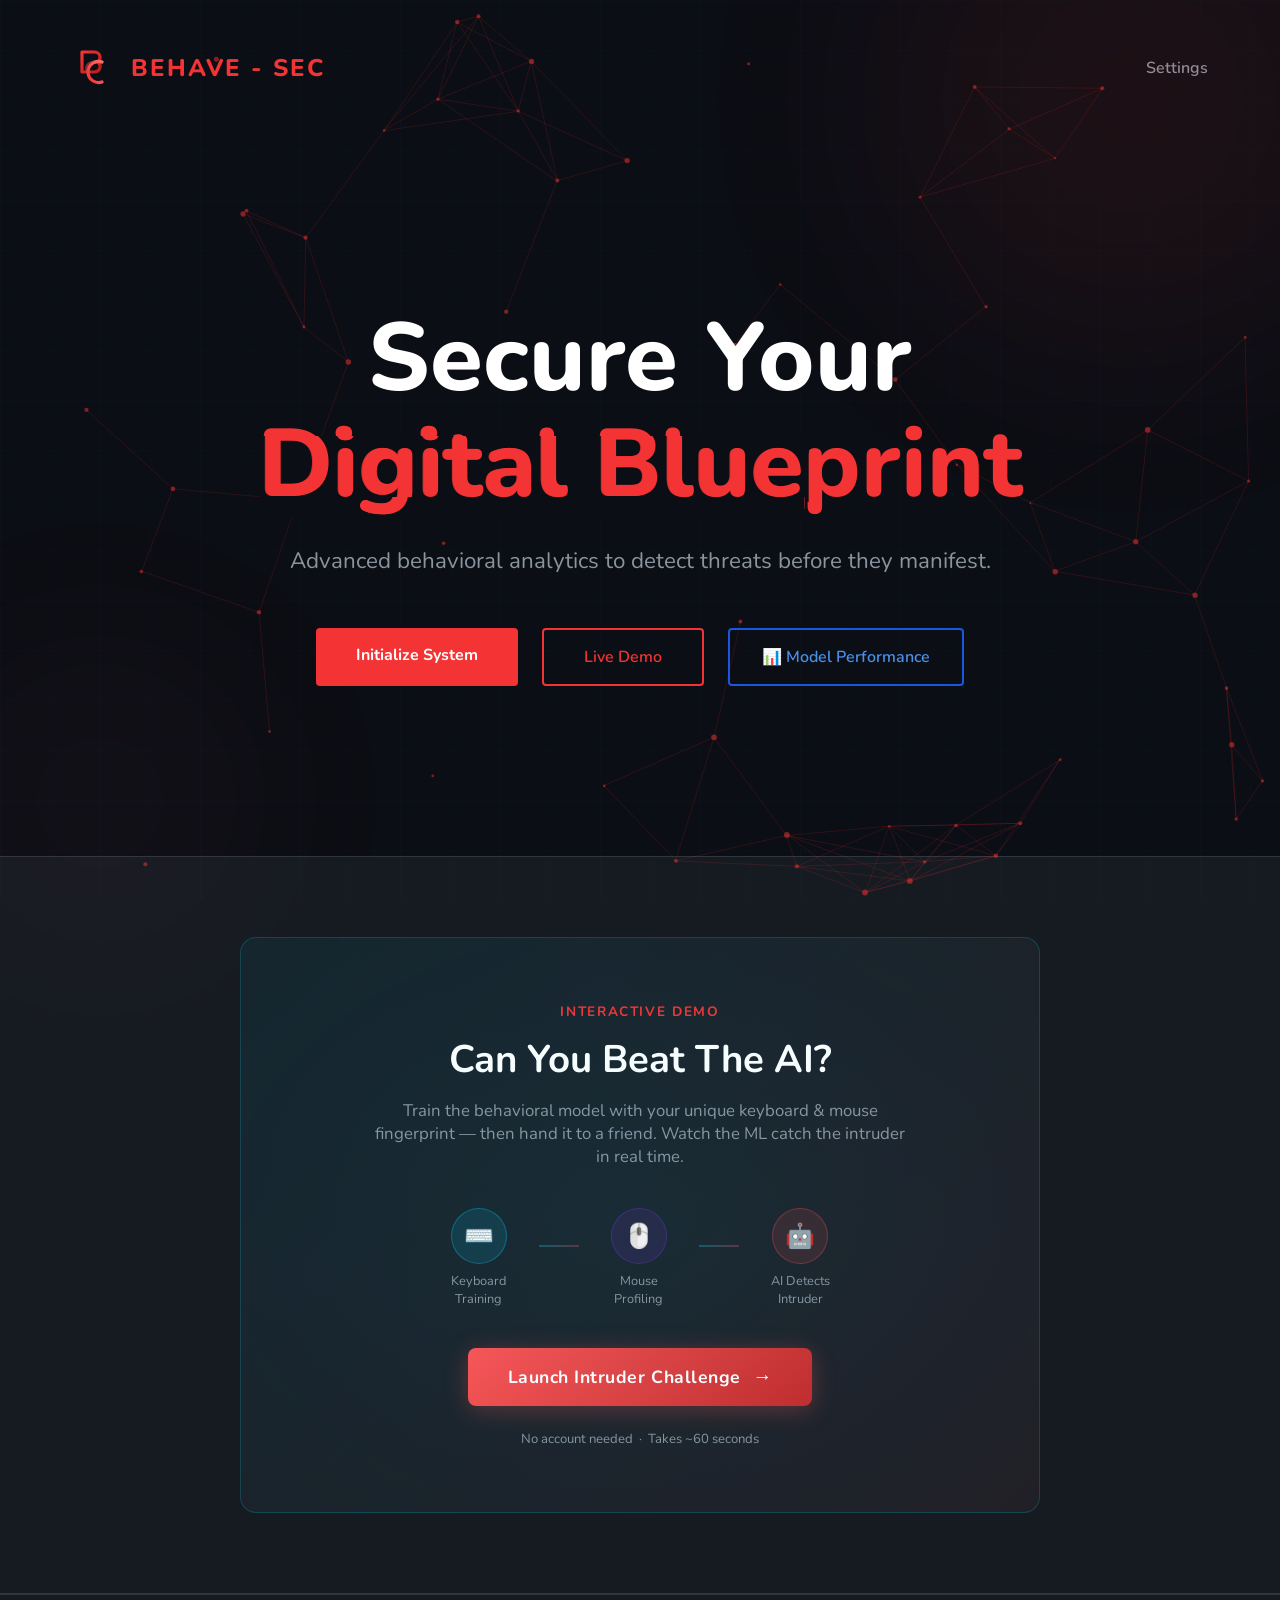
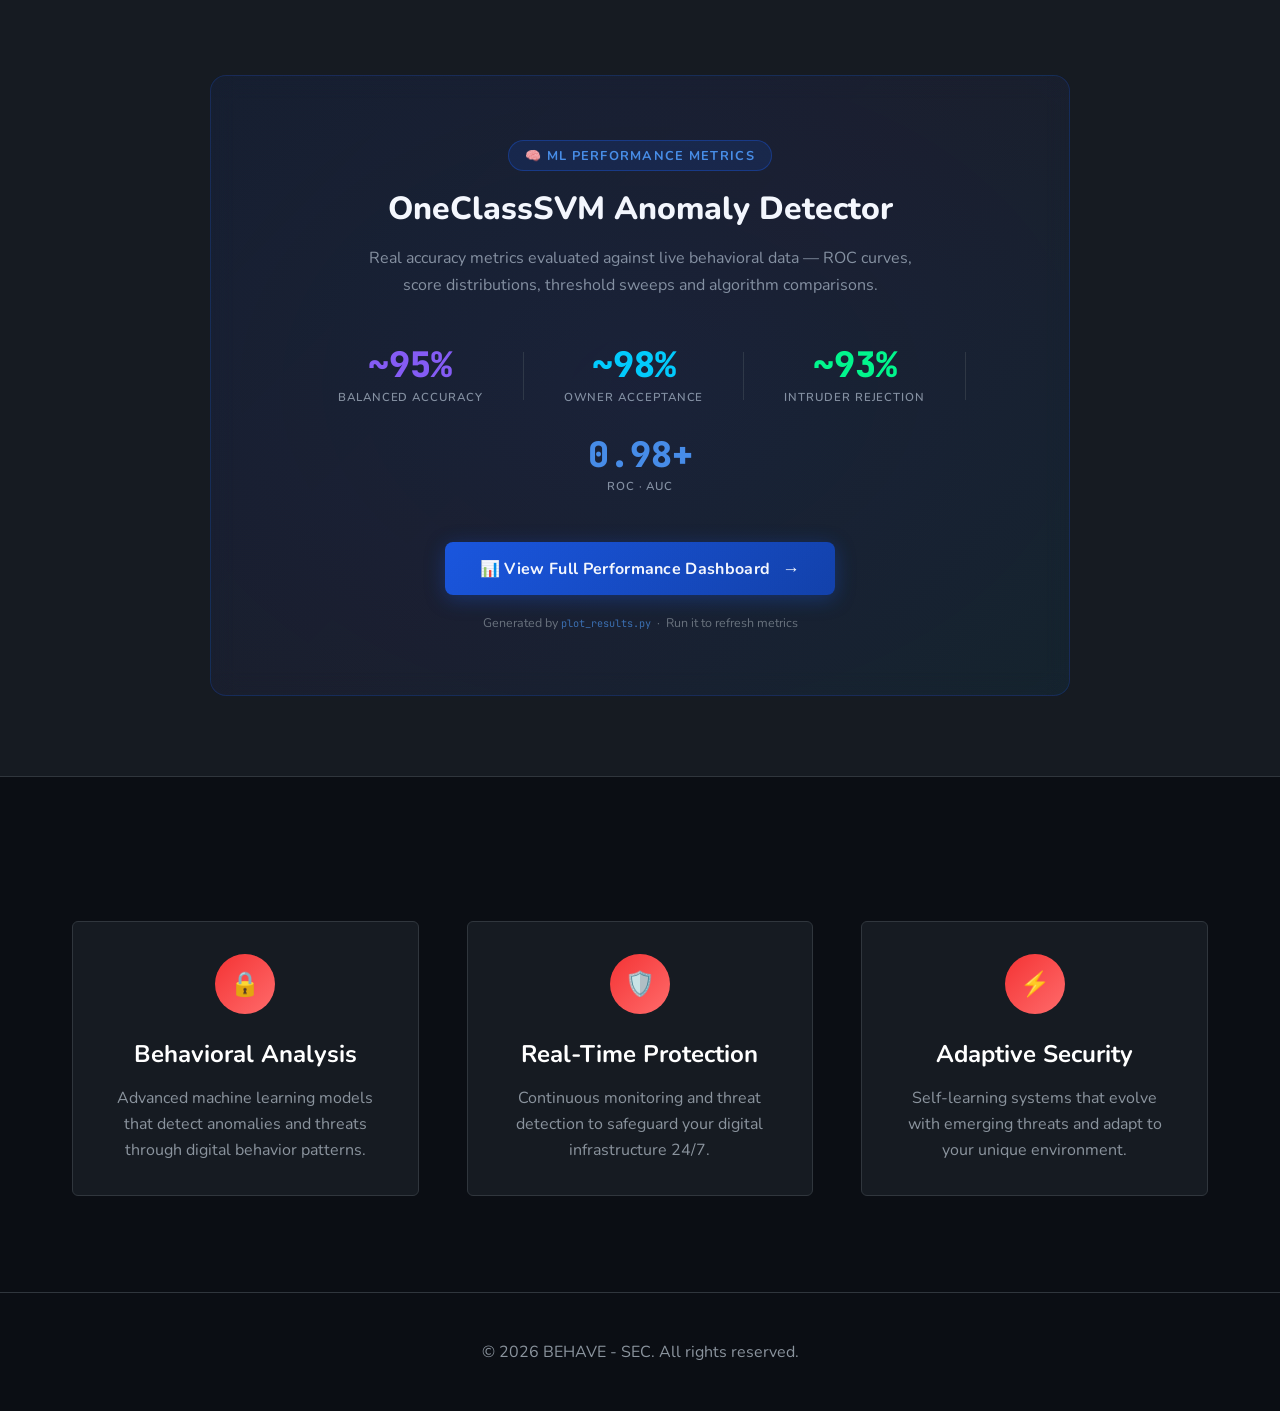
<file: frontend/index.html>
<!DOCTYPE html>
<html lang="en">

<head>
    <meta charset="UTF-8">
    <meta name="viewport" content="width=device-width, initial-scale=1.0">
    <title>BEHAVE - SEC</title>
    <link rel="stylesheet" href="css/theme.css">
    <link rel="stylesheet" href="css/introduction.css">
    <style>
        .demo-cta-section {
            padding: 5rem 0;
            background: var(--bg-secondary);
            border-top: 1px solid var(--border-color);
            border-bottom: 1px solid var(--border-color);
        }
        .demo-cta-card {
            background: linear-gradient(135deg, rgba(0,212,255,0.05) 0%, rgba(255,82,82,0.05) 100%);
            border: 1px solid rgba(0,212,255,0.2);
            border-radius: 16px;
            padding: 4rem 3rem;
            text-align: center;
            position: relative;
            overflow: hidden;
            max-width: 800px;
            margin: 0 auto;
        }
        .demo-cta-card::before {
            content: '';
            position: absolute;
            top: -50%; left: -50%;
            width: 200%; height: 200%;
            background: radial-gradient(ellipse at center, rgba(0,212,255,0.06) 0%, transparent 60%);
            animation: pulse-bg 4s ease-in-out infinite;
            pointer-events: none;
        }
        @keyframes pulse-bg {
            0%, 100% { opacity: 0.5; transform: scale(1); }
            50% { opacity: 1; transform: scale(1.05); }
        }
        .demo-steps {
            display: flex;
            justify-content: center;
            gap: 2rem;
            margin: 2.5rem 0;
            flex-wrap: wrap;
        }
        .demo-step {
            display: flex;
            flex-direction: column;
            align-items: center;
            gap: 0.5rem;
        }
        .demo-step-icon {
            width: 56px; height: 56px;
            border-radius: 50%;
            display: flex; align-items: center; justify-content: center;
            font-size: 1.5rem;
            position: relative;
        }
        .demo-step-icon.step-kb  { background: rgba(0,212,255,0.12); border: 1px solid rgba(0,212,255,0.3); }
        .demo-step-icon.step-ms  { background: rgba(124,58,237,0.12); border: 1px solid rgba(124,58,237,0.3); }
        .demo-step-icon.step-ai  { background: rgba(255,82,82,0.12);  border: 1px solid rgba(255,82,82,0.3);  }
        .demo-step-label {
            font-size: 0.8rem;
            color: var(--text-secondary);
            font-family: var(--font-main);
        }
        .demo-step-connector {
            width: 40px; height: 2px;
            background: linear-gradient(90deg, rgba(0,212,255,0.3), rgba(255,82,82,0.3));
            align-self: center;
            margin-bottom: 1.5rem;
        }
        .btn-launch-challenge {
            display: inline-flex;
            align-items: center;
            gap: 0.75rem;
            background: linear-gradient(135deg, #ff5252, #c62828);
            color: white;
            padding: 1rem 2.5rem;
            border-radius: 8px;
            font-size: 1.1rem;
            font-weight: 700;
            font-family: var(--font-main);
            text-decoration: none;
            border: none;
            cursor: pointer;
            transition: all 0.3s;
            box-shadow: 0 4px 24px rgba(255,82,82,0.3);
            letter-spacing: 0.03em;
        }
        .btn-launch-challenge:hover {
            transform: translateY(-2px);
            box-shadow: 0 8px 32px rgba(255,82,82,0.5);
            background: linear-gradient(135deg, #ff6e6e, #e53935);
        }
        .btn-launch-challenge .launch-arrow {
            font-size: 1.2rem;
            transition: transform 0.2s;
        }
        .btn-launch-challenge:hover .launch-arrow {
            transform: translateX(4px);
        }
    </style>
</head>

<body>
    <!-- Background shapes -->
    <canvas id="network-bg"
        style="position: fixed; top: 0; left: 0; width: 100%; height: 100%; z-index: 0; pointer-events: none;"></canvas>
    <div class="bg-shape shape-1"></div>
    <div class="bg-shape shape-2"></div>

    <!-- Header -->
    <header>
        <div class="container" style="display: flex; justify-content: space-between; align-items: center;">
            <div class="logo">
                <img src="assets/logo.svg" alt="BEHAVE - SEC"
                    style="height: 40px; vertical-align: middle; margin-right: 10px;">
                <span style="vertical-align: middle;">BEHAVE - SEC</span>
            </div>
            <a href="#settings"
                style="text-decoration: none; color: var(--text-secondary); font-weight: 600; font-family: var(--font-main);">Settings</a>
        </div>
    </header>

    <!-- Hero Section -->
    <section class="hero">
        <div class="container">
            <div class="hero-content">
                <h1 style="color: var(--text-primary);">Secure Your <span class="glitch"
                        data-text="Digital Blueprint">Digital Blueprint</span></h1>
                <p>Advanced behavioral analytics to detect threats before they manifest.</p>
                <div class="cta-group">
                    <a href="login.html" class="btn btn-primary">Initialize System</a>
                    <a href="#live-demo" class="btn btn-secondary">Live Demo</a>
                    <a href="plot_results.html" target="_blank" class="btn btn-plot-results" id="btn-plot-results">
                        📊 Model Performance
                    </a>
                </div>
            </div>
        </div>
    </section>

    <!-- Live Demo Section: Redirect CTA to Intruder Challenge -->
    <section id="live-demo" class="demo-cta-section">
        <div class="container">
            <div class="demo-cta-card">
                <p style="color: var(--accent-primary); font-size: 0.85rem; font-weight: 700; letter-spacing: 0.12em; text-transform: uppercase; margin-bottom: 1rem; font-family: var(--font-main);">Interactive Demo</p>
                <h2 style="color: var(--text-primary); font-size: 2.4rem; margin-bottom: 1rem; line-height: 1.2;">Can You Beat The AI?</h2>
                <p style="color: var(--text-secondary); font-size: 1.05rem; max-width: 540px; margin: 0 auto 2.5rem;">
                    Train the behavioral model with your unique keyboard & mouse fingerprint — then hand it to a friend. Watch the ML catch the intruder in real time.
                </p>

                <!-- Flow steps -->
                <div class="demo-steps">
                    <div class="demo-step">
                        <div class="demo-step-icon step-kb">⌨️</div>
                        <span class="demo-step-label">Keyboard<br>Training</span>
                    </div>
                    <div class="demo-step-connector"></div>
                    <div class="demo-step">
                        <div class="demo-step-icon step-ms">🖱️</div>
                        <span class="demo-step-label">Mouse<br>Profiling</span>
                    </div>
                    <div class="demo-step-connector"></div>
                    <div class="demo-step">
                        <div class="demo-step-icon step-ai">🤖</div>
                        <span class="demo-step-label">AI Detects<br>Intruder</span>
                    </div>
                </div>

                <a href="challenge.html" id="btn-launch-challenge" class="btn-launch-challenge">
                    <span>Launch Intruder Challenge</span>
                    <span class="launch-arrow">→</span>
                </a>

                <p style="margin-top: 1.5rem; color: var(--text-secondary); font-size: 0.82rem;">
                    No account needed &nbsp;·&nbsp; Takes ~60 seconds
                </p>
            </div>
        </div>
    </section>

    <!-- Model Performance Results Section -->
    <section id="model-results" class="model-results-section">
        <div class="container">
            <div class="model-results-card">
                <div class="model-results-badge">🧠 ML Performance Metrics</div>
                <h2 class="model-results-title">OneClassSVM Anomaly Detector</h2>
                <p class="model-results-desc">
                    Real accuracy metrics evaluated against live behavioral data — ROC curves,
                    score distributions, threshold sweeps and algorithm comparisons.
                </p>

                <div class="model-metrics-row">
                    <div class="model-metric">
                        <div class="model-metric-val" style="color:#8b5cf6">~95%</div>
                        <div class="model-metric-lbl">Balanced Accuracy</div>
                    </div>
                    <div class="model-metric-sep"></div>
                    <div class="model-metric">
                        <div class="model-metric-val" style="color:#00d4ff">~98%</div>
                        <div class="model-metric-lbl">Owner Acceptance</div>
                    </div>
                    <div class="model-metric-sep"></div>
                    <div class="model-metric">
                        <div class="model-metric-val" style="color:#00ff88">~93%</div>
                        <div class="model-metric-lbl">Intruder Rejection</div>
                    </div>
                    <div class="model-metric-sep"></div>
                    <div class="model-metric">
                        <div class="model-metric-val" style="color:#4a90e8">0.98+</div>
                        <div class="model-metric-lbl">ROC &middot; AUC</div>
                    </div>
                </div>

                <a href="plot_results.html" target="_blank" class="btn-view-results" id="btn-view-plot-results">
                    <span>📊 View Full Performance Dashboard</span>
                    <span class="btn-arrow">→</span>
                </a>
                <p class="model-results-note">Generated by <code>plot_results.py</code> &nbsp;·&nbsp; Run it to refresh metrics</p>
            </div>
        </div>
    </section>

    <!-- Features Section -->

    <section class="features">
        <div class="container">
            <div class="features-grid">
                <div class="feature-card">
                    <div class="feature-icon">&#x1f512;</div>
                    <h3>Behavioral Analysis</h3>
                    <p>Advanced machine learning models that detect anomalies and threats through digital behavior
                        patterns.</p>
                </div>
                <div class="feature-card">
                    <div class="feature-icon">&#x1f6e1;&#xfe0f;</div>
                    <h3>Real-Time Protection</h3>
                    <p>Continuous monitoring and threat detection to safeguard your digital infrastructure 24/7.</p>
                </div>
                <div class="feature-card">
                    <div class="feature-icon">&#x26a1;</div>
                    <h3>Adaptive Security</h3>
                    <p>Self-learning systems that evolve with emerging threats and adapt to your unique environment.</p>
                </div>
            </div>
        </div>
    </section>

    <!-- Footer -->
    <footer>
        <div class="container">
            <p>&copy; 2026 BEHAVE - SEC. All rights reserved.</p>
        </div>
    </footer>

    <!-- Settings Modal -->
    <div id="settings-modal" class="modal"
        style="display: none; position: fixed; top: 0; left: 0; width: 100%; height: 100%; background: rgba(0,0,0,0.7); z-index: 1000; justify-content: center; align-items: center;">
        <div class="modal-content"
            style="background: var(--bg-secondary); padding: 2rem; border-radius: 8px; border: 1px solid var(--border-color); width: 400px; position: relative; text-align: left;">
            <span class="close-modal"
                style="position: absolute; top: 10px; right: 15px; color: var(--text-secondary); cursor: pointer; font-size: 1.5rem;">&times;</span>
            <h2 style="color: var(--text-primary); margin-bottom: 1.5rem; font-family: var(--font-main);">Settings</h2>

            <div class="setting-item"
                style="display: flex; justify-content: space-between; align-items: center; margin-bottom: 1rem;">
                <span style="color: var(--text-primary);">Light Mode</span>
                <label class="switch" style="position: relative; display: inline-block; width: 50px; height: 24px;">
                    <input type="checkbox" id="theme-toggle" style="opacity: 0; width: 0; height: 0;">
                    <span class="slider round"
                        style="position: absolute; cursor: pointer; top: 0; left: 0; right: 0; bottom: 0; background-color: var(--text-secondary); transition: .4s; border-radius: 24px;"></span>
                    <style>
                        .slider:before {
                            position: absolute;
                            content: "";
                            height: 16px;
                            width: 16px;
                            left: 4px;
                            bottom: 4px;
                            background-color: white;
                            transition: .4s;
                            border-radius: 50%;
                        }
                        input:checked+.slider {
                            background-color: var(--accent-primary);
                        }
                        input:checked+.slider:before {
                            transform: translateX(26px);
                        }
                    </style>
                </label>
            </div>

            <div style="margin-top: 2rem; border-top: 1px solid var(--border-color); padding-top: 1rem; text-align: center; color: var(--text-secondary); font-size: 0.8rem;">
                BEHAVE-SEC v1.0.0
            </div>
        </div>
    </div>

    <script src="js/config.js"></script>
    <script src="js/settings.js"></script>
    <script src="js/intro-effects.js"></script>
</body>

</html>
</file>
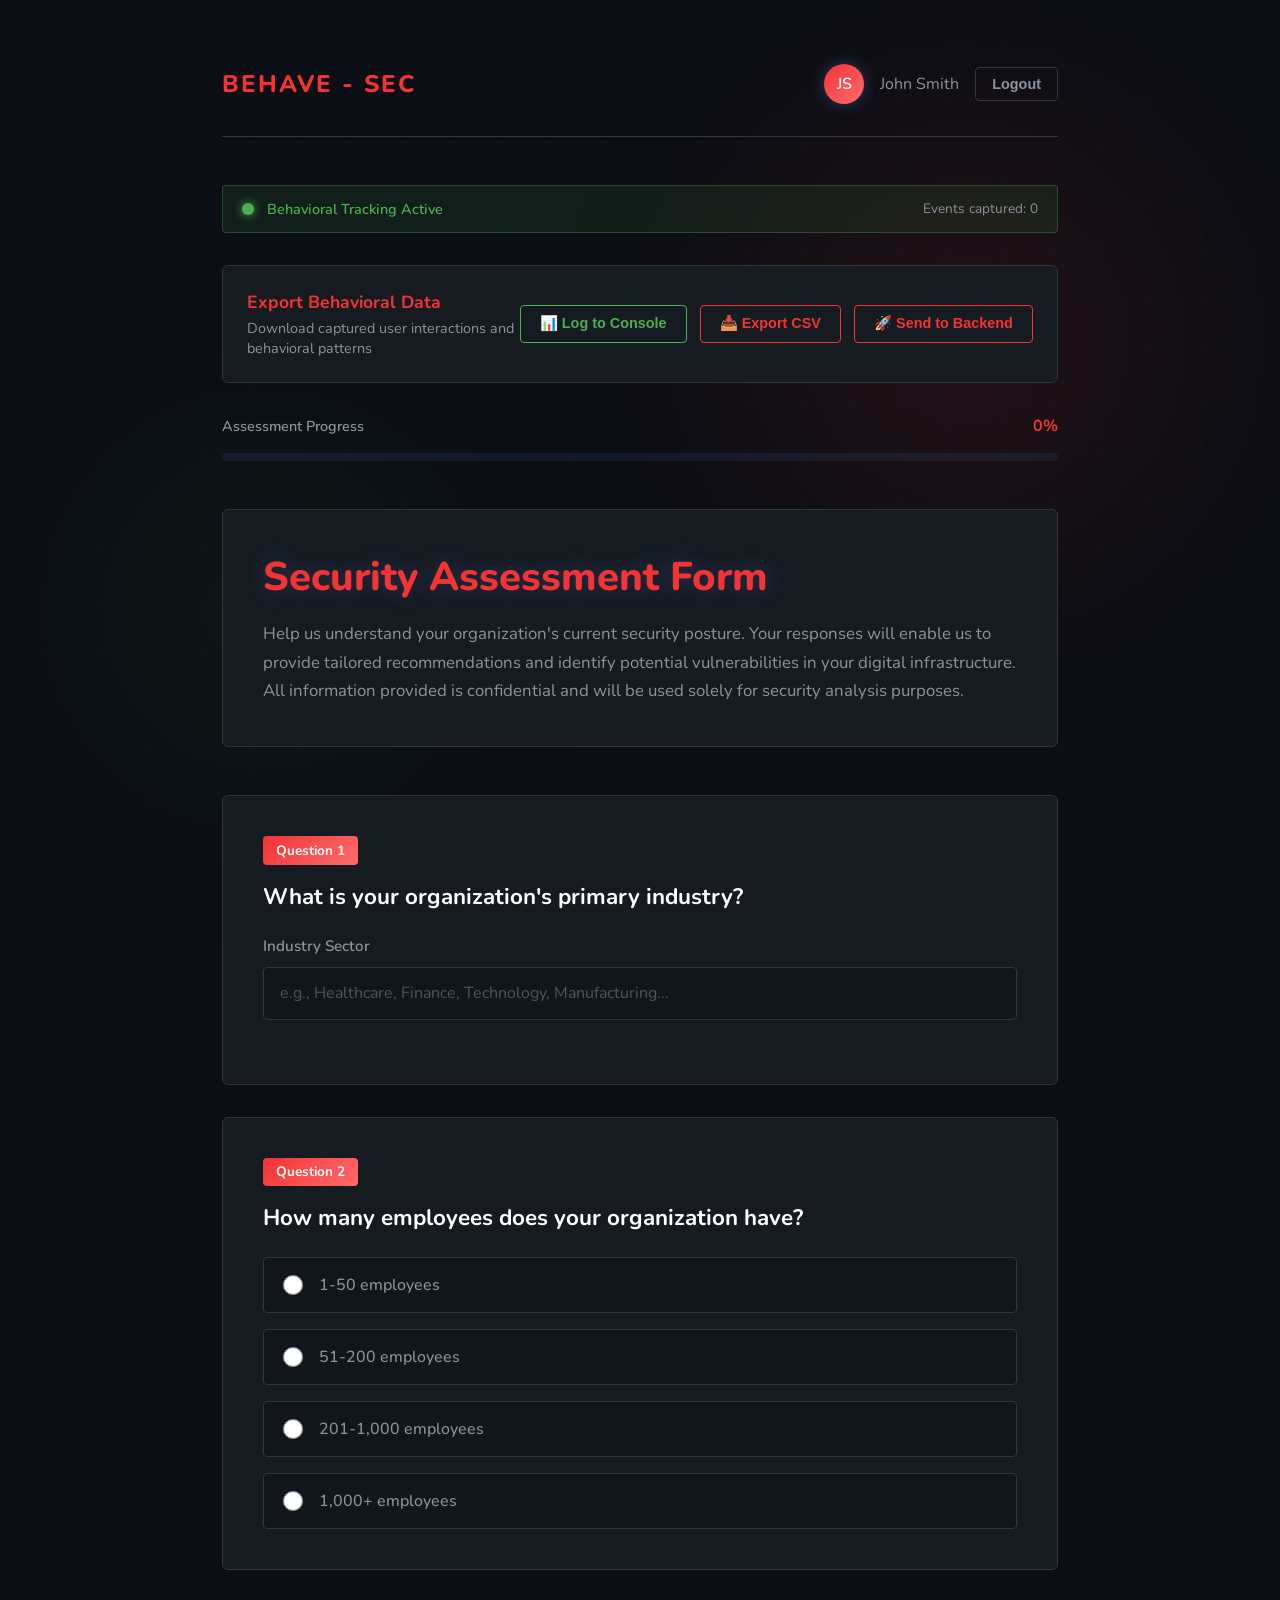
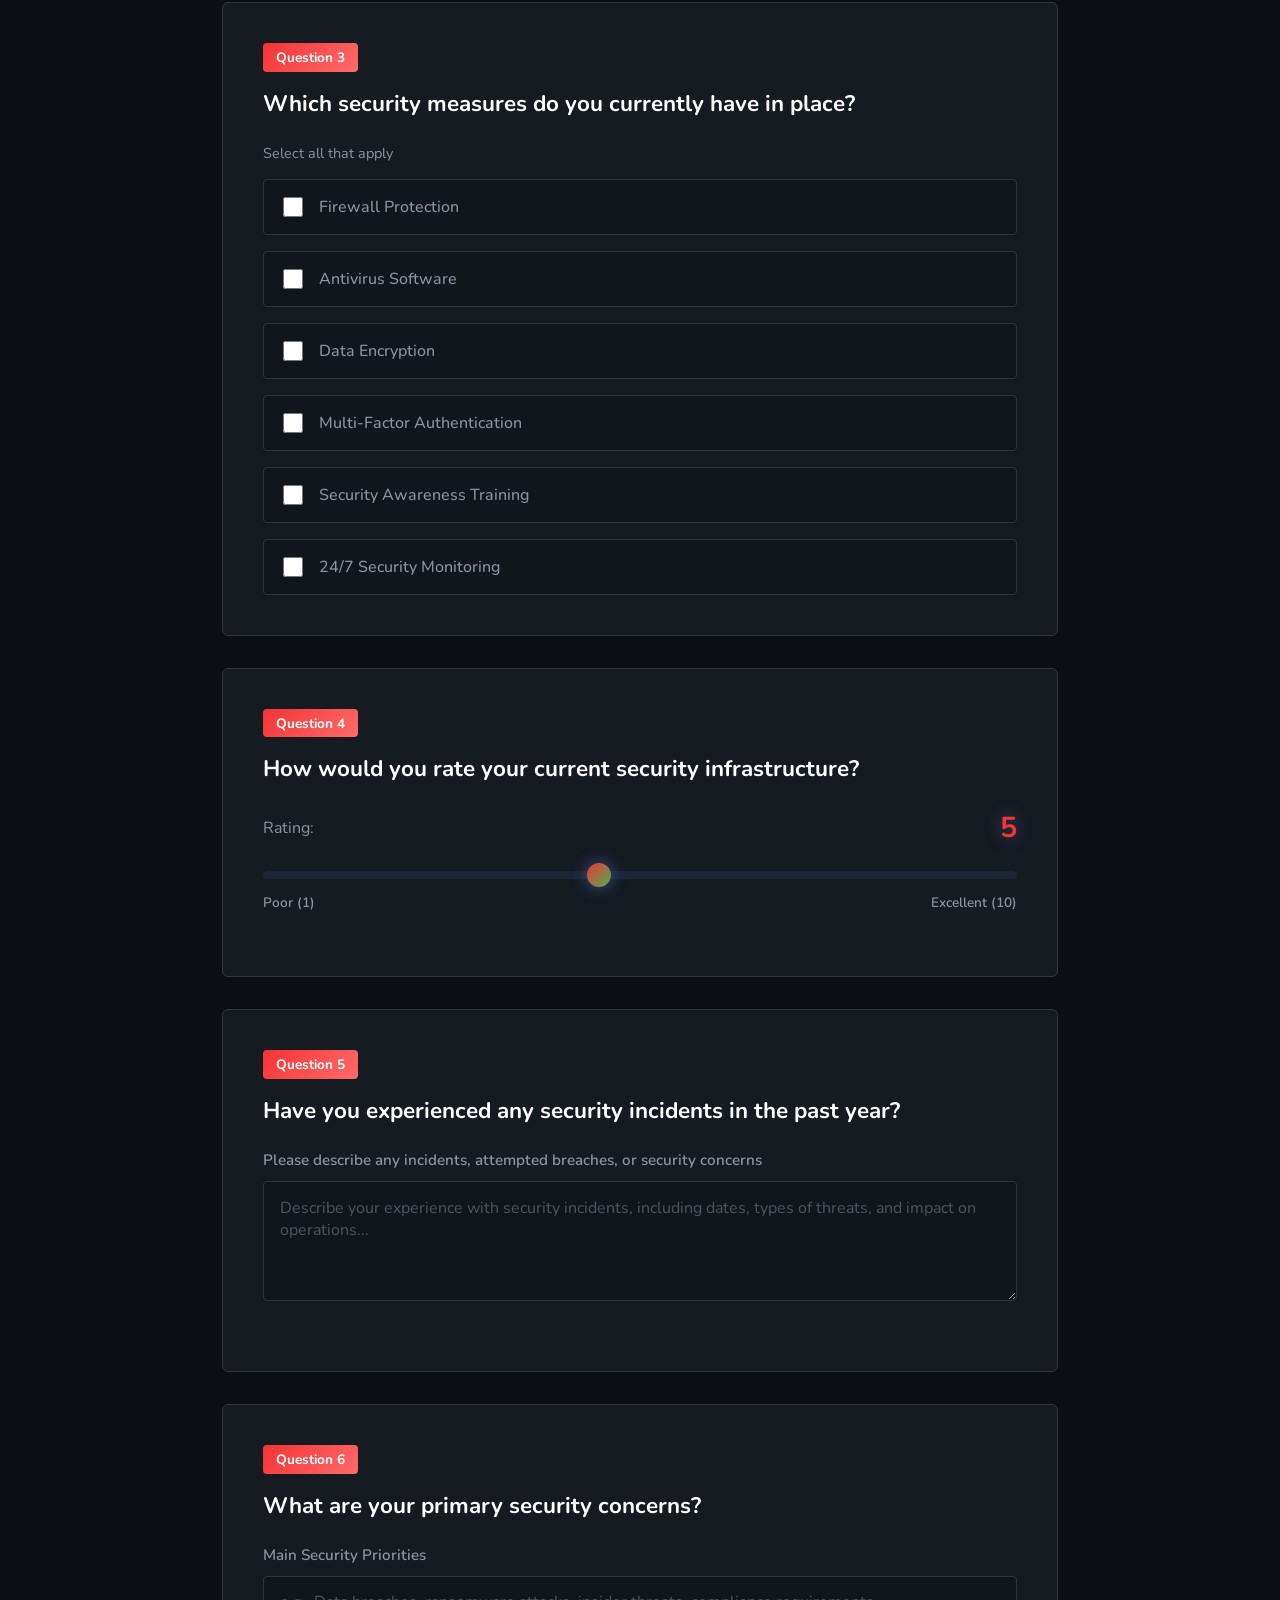
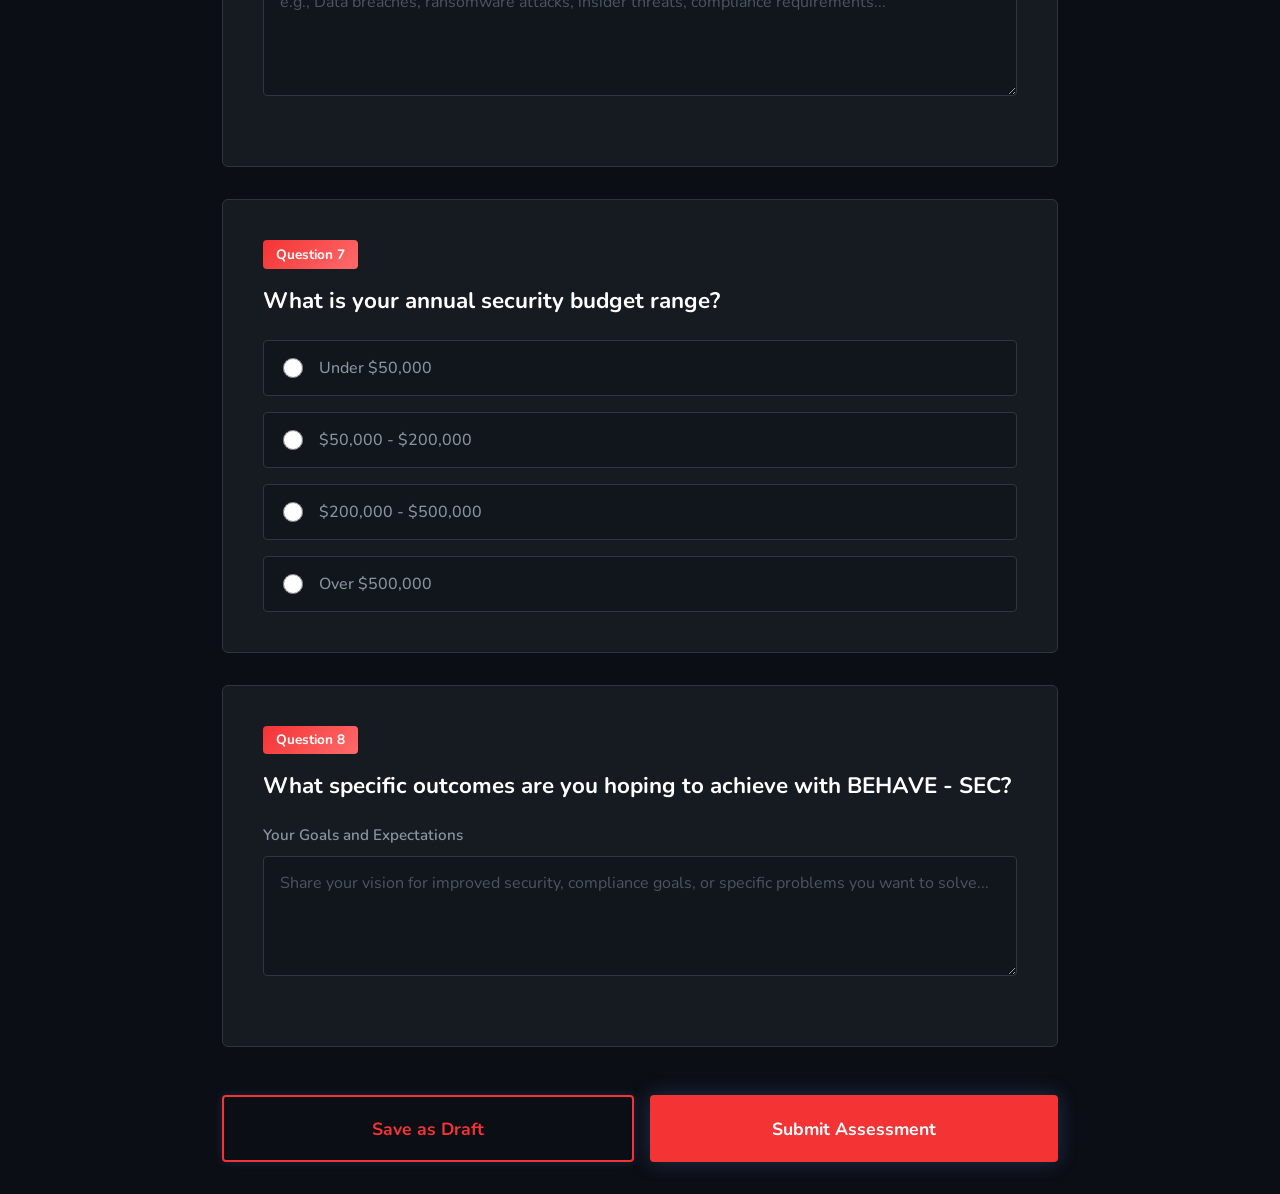
<file: frontend/assessment-with-tracking.html>
<!DOCTYPE html>
<html lang="en">

<head>
    <meta charset="UTF-8">
    <meta name="viewport" content="width=device-width, initial-scale=1.0">
    <title>Security Assessment - BEHAVE SEC</title>
    <link rel="stylesheet" href="css/theme.css">
    <link rel="stylesheet" href="css/assessment.css">

</head>

<body>
    <!-- Background glow effects -->
    <div class="bg-glow glow-1"></div>
    <div class="bg-glow glow-2"></div>

    <div class="container">
        <!-- Header -->
        <header>
            <div class="logo">BEHAVE - SEC</div>
            <div class="user-info">
                <div class="user-avatar">JS</div>
                <span>John Smith</span>
                <button class="logout-btn" onclick="logout()">Logout</button>
            </div>
        </header>

        <!-- Behavioral Tracking Status -->
        <div class="tracking-status">
            <div class="tracking-indicator"></div>
            <span>Behavioral Tracking Active</span>
            <small id="eventCount">Events captured: 0</small>
        </div>

        <!-- Data Export Section -->
        <div class="data-export">
            <div class="data-export-info">
                <h4>Export Behavioral Data</h4>
                <p>Download captured user interactions and behavioral patterns</p>
            </div>
            <div class="export-buttons">
                <button class="export-btn console" onclick="logToConsole()">📊 Log to Console</button>
                <button class="export-btn" onclick="exportToCSV()">📥 Export CSV</button>
                <button class="export-btn" onclick="sendToBackend()">🚀 Send to Backend</button>
            </div>
        </div>

        <!-- Progress Bar -->
        <div class="progress-container">
            <div class="progress-header">
                <span class="progress-title">Assessment Progress</span>
                <span class="progress-percentage" id="progressPercentage">0%</span>
            </div>
            <div class="progress-bar">
                <div class="progress-fill" id="progressFill"></div>
            </div>
        </div>

        <!-- Introduction -->
        <div class="assessment-intro">
            <h1>Security Assessment Form</h1>
            <p>Help us understand your organization's current security posture. Your responses will enable us to provide
                tailored recommendations and identify potential vulnerabilities in your digital infrastructure. All
                information provided is confidential and will be used solely for security analysis purposes.</p>
        </div>

        <!-- Questions Form -->
        <form id="assessmentForm">
            <!-- Question 1: Text Input -->
            <div class="question-card" style="animation-delay: 0.6s">
                <span class="question-number">Question 1</span>
                <h3 class="question-title">What is your organization's primary industry?</h3>
                <div class="input-group">
                    <label for="industry">Industry Sector</label>
                    <input type="text" id="industry" name="industry" class="text-input"
                        placeholder="e.g., Healthcare, Finance, Technology, Manufacturing..." required>
                </div>
            </div>

            <!-- Question 2: Multiple Choice -->
            <div class="question-card" style="animation-delay: 0.7s">
                <span class="question-number">Question 2</span>
                <h3 class="question-title">How many employees does your organization have?</h3>
                <div class="options-group">
                    <div class="option-item">
                        <input type="radio" id="size1" name="company-size" value="1-50" required>
                        <label for="size1">1-50 employees</label>
                    </div>
                    <div class="option-item">
                        <input type="radio" id="size2" name="company-size" value="51-200">
                        <label for="size2">51-200 employees</label>
                    </div>
                    <div class="option-item">
                        <input type="radio" id="size3" name="company-size" value="201-1000">
                        <label for="size3">201-1,000 employees</label>
                    </div>
                    <div class="option-item">
                        <input type="radio" id="size4" name="company-size" value="1000+">
                        <label for="size4">1,000+ employees</label>
                    </div>
                </div>
            </div>

            <!-- Question 3: Checkboxes -->
            <div class="question-card" style="animation-delay: 0.8s">
                <span class="question-number">Question 3</span>
                <h3 class="question-title">Which security measures do you currently have in place?</h3>
                <p style="color: var(--text-secondary); margin-bottom: 1rem; font-size: 0.9rem;">Select all that apply
                </p>
                <div class="options-group">
                    <div class="option-item">
                        <input type="checkbox" id="measure1" name="security-measures" value="firewall">
                        <label for="measure1">Firewall Protection</label>
                    </div>
                    <div class="option-item">
                        <input type="checkbox" id="measure2" name="security-measures" value="antivirus">
                        <label for="measure2">Antivirus Software</label>
                    </div>
                    <div class="option-item">
                        <input type="checkbox" id="measure3" name="security-measures" value="encryption">
                        <label for="measure3">Data Encryption</label>
                    </div>
                    <div class="option-item">
                        <input type="checkbox" id="measure4" name="security-measures" value="mfa">
                        <label for="measure4">Multi-Factor Authentication</label>
                    </div>
                    <div class="option-item">
                        <input type="checkbox" id="measure5" name="security-measures" value="training">
                        <label for="measure5">Security Awareness Training</label>
                    </div>
                    <div class="option-item">
                        <input type="checkbox" id="measure6" name="security-measures" value="monitoring">
                        <label for="measure6">24/7 Security Monitoring</label>
                    </div>
                </div>
            </div>

            <!-- Question 4: Range Slider -->
            <div class="question-card" style="animation-delay: 0.9s">
                <span class="question-number">Question 4</span>
                <h3 class="question-title">How would you rate your current security infrastructure?</h3>
                <div class="range-container">
                    <div class="range-value-display">
                        <span style="color: var(--text-secondary);">Rating:</span>
                        <span class="range-current-value" id="securityRating">5</span>
                    </div>
                    <input type="range" id="security-rating" name="security-rating" min="1" max="10" value="5"
                        class="range-input" oninput="updateRangeValue(this.value)">
                    <div class="range-labels">
                        <span>Poor (1)</span>
                        <span>Excellent (10)</span>
                    </div>
                </div>
            </div>

            <!-- Question 5: Textarea -->
            <div class="question-card" style="animation-delay: 1s">
                <span class="question-number">Question 5</span>
                <h3 class="question-title">Have you experienced any security incidents in the past year?</h3>
                <div class="input-group">
                    <label for="incidents">Please describe any incidents, attempted breaches, or security
                        concerns</label>
                    <textarea id="incidents" name="incidents" class="textarea-input"
                        placeholder="Describe your experience with security incidents, including dates, types of threats, and impact on operations..."
                        required></textarea>
                </div>
            </div>

            <!-- Question 6: Text Input -->
            <div class="question-card" style="animation-delay: 1.1s">
                <span class="question-number">Question 6</span>
                <h3 class="question-title">What are your primary security concerns?</h3>
                <div class="input-group">
                    <label for="concerns">Main Security Priorities</label>
                    <textarea id="concerns" name="concerns" class="textarea-input"
                        placeholder="e.g., Data breaches, ransomware attacks, insider threats, compliance requirements..."
                        required></textarea>
                </div>
            </div>

            <!-- Question 7: Multiple Choice -->
            <div class="question-card" style="animation-delay: 1.2s">
                <span class="question-number">Question 7</span>
                <h3 class="question-title">What is your annual security budget range?</h3>
                <div class="options-group">
                    <div class="option-item">
                        <input type="radio" id="budget1" name="budget" value="under-50k" required>
                        <label for="budget1">Under $50,000</label>
                    </div>
                    <div class="option-item">
                        <input type="radio" id="budget2" name="budget" value="50k-200k">
                        <label for="budget2">$50,000 - $200,000</label>
                    </div>
                    <div class="option-item">
                        <input type="radio" id="budget3" name="budget" value="200k-500k">
                        <label for="budget3">$200,000 - $500,000</label>
                    </div>
                    <div class="option-item">
                        <input type="radio" id="budget4" name="budget" value="500k+">
                        <label for="budget4">Over $500,000</label>
                    </div>
                </div>
            </div>

            <!-- Question 8: Textarea -->
            <div class="question-card" style="animation-delay: 1.3s">
                <span class="question-number">Question 8</span>
                <h3 class="question-title">What specific outcomes are you hoping to achieve with BEHAVE - SEC?</h3>
                <div class="input-group">
                    <label for="goals">Your Goals and Expectations</label>
                    <textarea id="goals" name="goals" class="textarea-input"
                        placeholder="Share your vision for improved security, compliance goals, or specific problems you want to solve..."
                        required></textarea>
                </div>
            </div>

            <!-- Submit Buttons -->
            <div class="submit-section" style="animation-delay: 1.4s">
                <button type="button" class="submit-btn save-draft-btn" onclick="saveDraft()">Save as Draft</button>
                <button type="submit" class="submit-btn">Submit Assessment</button>
            </div>
        </form>

        <!-- Success Message (Hidden by default) -->
        <div class="success-message" id="successMessage">
            <div class="success-icon">✓</div>
            <h2>Assessment Submitted Successfully!</h2>
            <p>Thank you for completing the security assessment. Our team will review your responses and contact you
                within 24-48 hours with personalized recommendations.</p>
            <button class="back-btn" onclick="window.location.href='index.html'">Back to Home</button>
        </div>
    </div>

    <script src="js/config.js"></script>
    <script src="js/assessment.js"></script>
    <script src="js/settings.js"></script>
</body>

</html>
</file>
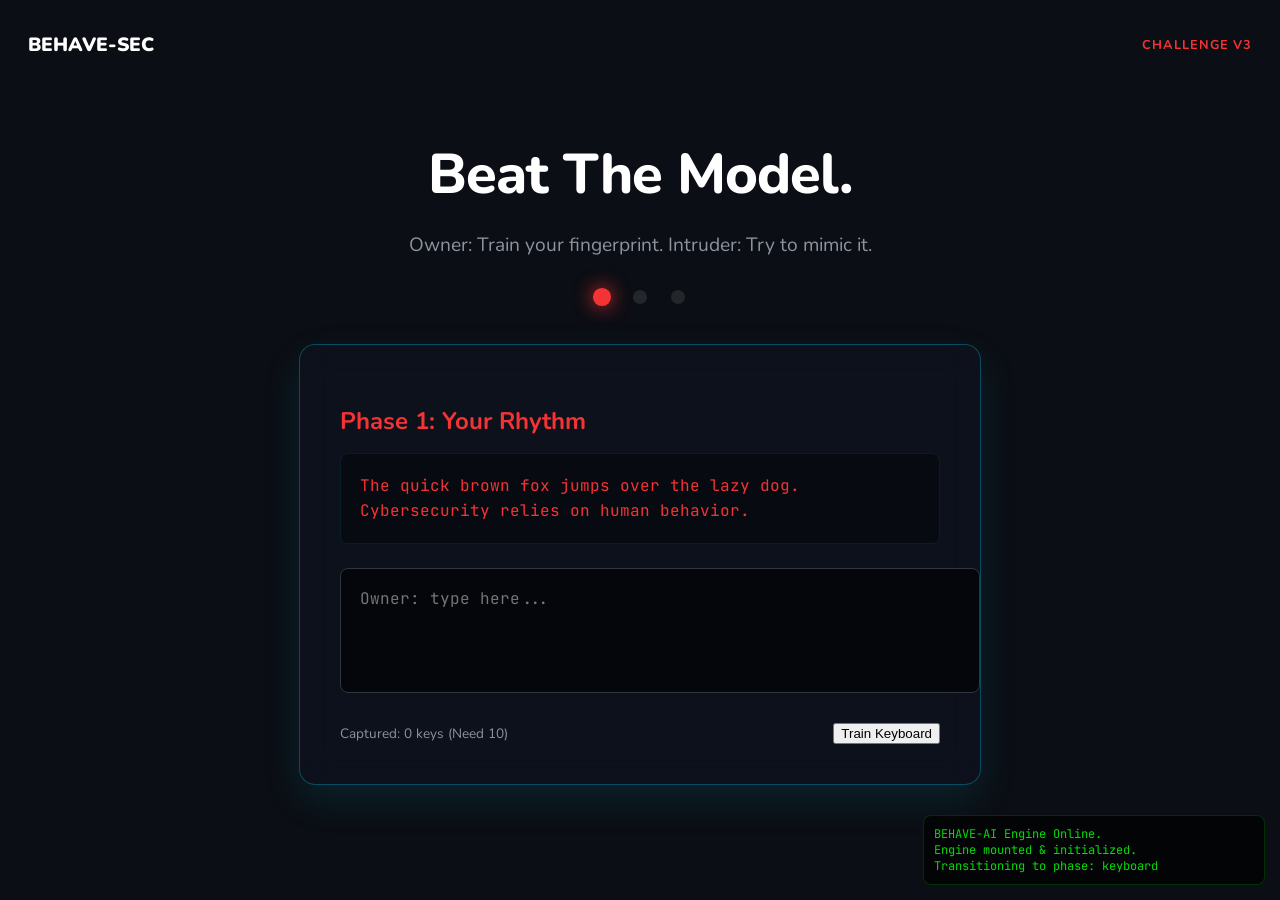
<file: frontend/challenge.html>
<!DOCTYPE html>
<html lang="en">
<head>
    <meta charset="UTF-8">
    <meta name="viewport" content="width=device-width, initial-scale=1.0">
    <title>Intruder Challenge - BEHAVE SEC</title>
    <link rel="stylesheet" href="css/theme.css">
    <style>
        .split-container { display: flex; gap: 2rem; margin-top: 2rem; flex-wrap: wrap; justify-content: center; }
        .challenge-panel {
            flex: 1; min-width: 320px; max-width: 600px;
            background: rgba(17, 20, 36, 0.5); /* Glassmorphic Base */
            backdrop-filter: blur(16px);
            -webkit-backdrop-filter: blur(16px);
            border: 1px solid rgba(255, 255, 255, 0.05);
            border-radius: 16px; padding: 2.5rem;
            display: none; 
            opacity: 0;
            position: relative; /* CRITICAL: Allows absolute overlay to cover this panel */
            overflow: hidden; /* Ensure overlay respects rounded corners */
            transform: translateY(20px);
            transition: opacity 0.5s cubic-bezier(0.4, 0, 0.2, 1), transform 0.5s cubic-bezier(0.4, 0, 0.2, 1), border-color 0.4s;
        }
        .challenge-panel.active-panel { 
            display: block !important; 
            border-color: rgba(0, 212, 255, 0.3); 
            box-shadow: 0 15px 40px rgba(0, 212, 255, 0.1); 
        }
        .challenge-panel.active-panel.faded-in {
            opacity: 1;
            transform: translateY(0);
        }
        .reference-text {
            background: rgba(0,0,0,0.4); padding: 1.2rem; border-radius: 8px; font-family: var(--font-mono);
            color: var(--accent-primary); margin-bottom: 1.5rem; user-select: none; line-height: 1.6;
            border: 1px solid rgba(0, 212, 255, 0.1);
        }
        .typing-area {
            width: 100%; padding: 1.2rem; background: rgba(0,0,0,0.6); border: 1px solid var(--border-color);
            color: white; font-family: var(--font-mono); border-radius: 8px; margin-bottom: 1.5rem;
            resize: none; font-size: 1rem; transition: border-color 0.3s;
        }
        .typing-area:focus { outline: none; border-color: var(--accent-primary); box-shadow: 0 0 10px rgba(0,212,255,0.1); }
        .result-overlay {
            position: absolute; top: 0; left: 0; width: 100%; height: 100%;
            background: rgba(10, 10, 26, 0.95); backdrop-filter: blur(8px); display: flex; flex-direction: column;
            align-items: center; justify-content: center; opacity: 0; pointer-events: none;
            transition: opacity 0.4s; z-index: 100; border-radius: 16px;
        }
        .result-overlay.show { opacity: 1; pointer-events: all; }
        .mouse-arena {
            position: relative; width: 100%; height: 280px; background: rgba(0,0,0,0.4);
            border-radius: 12px; overflow: hidden; cursor: crosshair; border: 1px solid rgba(0,212,255,0.1);
        }
        .arena-target {
            position: absolute; width: 44px; height: 44px; border-radius: 50%;
            background: radial-gradient(circle, #00d4ff 0%, #0066ff 70%);
            box-shadow: 0 0 20px rgba(0,212,255,0.6); transform: translate(-50%,-50%); cursor: pointer;
            transition: transform 0.1s;
        }
        .arena-target:active { transform: translate(-50%, -50%) scale(0.9); }
        .steps { display: flex; justify-content: center; gap: 1.5rem; margin-bottom: 2.5rem; }
        .step-dot { width: 14px; height: 14px; border-radius: 50%; background: rgba(255,255,255,0.1); transition: all 0.3s; }
        .step-dot.active { background: var(--accent-primary); box-shadow: 0 0 15px var(--accent-primary); transform: scale(1.3); }
        .step-dot.done { background: #4CAF50; box-shadow: 0 0 10px #4CAF50; }
        #debug-console {
            position: fixed; bottom: 15px; right: 15px; width: 320px; max-height: 120px;
            background: rgba(0,0,0,0.8); color: #00ff00; font-family: var(--font-mono); font-size: 0.75rem;
            padding: 10px; border: 1px solid rgba(0,255,0,0.2); border-radius: 8px; overflow-y: auto;
            z-index: 2000; opacity: 0.85; pointer-events: none;
        }
    </style>
</head>
<body style="background: var(--bg-primary); color: var(--text-primary); font-family: var(--font-main);">

    <div id="debug-console">BEHAVE-AI Engine Online.</div>

    <header class="container" style="padding: 1.5rem 0; display: flex; justify-content: space-between; align-items: center;">
        <a href="index.html" style="text-decoration: none; color: white; margin-left: 20px; font-size: 1.2rem; font-weight: 900;">BEHAVE-SEC</a>
        <span style="color: var(--accent-primary); margin-right: 20px; font-weight: bold; font-size: 0.8rem; letter-spacing: 1px;">CHALLENGE V3</span>
    </header>

    <div class="container" style="padding: 1rem 0;">
        <div style="text-align: center; max-width: 800px; margin: 0 auto; margin-bottom: 2rem;">
            <h1 style="color: white; font-size: 3.5rem; font-weight: 800; letter-spacing: -1px; margin-bottom: 0.5rem;">Beat The Model.</h1>
            <p style="color: var(--text-secondary); font-size: 1.2rem;">Owner: Train your fingerprint. Intruder: Try to mimic it.</p>
        </div>

        <div class="steps">
            <div id="s1" class="step-dot active"></div>
            <div id="s2" class="step-dot"></div>
            <div id="s3" class="step-dot"></div>
        </div>

        <div class="split-container">
            <!-- PHASE 1 -->
            <section id="panel-owner" class="challenge-panel">
                <h2 style="color: var(--accent-primary); margin-bottom: 1rem;">Phase 1: Your Rhythm</h2>
                <div class="reference-text">The quick brown fox jumps over the lazy dog. Cybersecurity relies on human behavior.</div>
                <textarea id="owner-input" class="typing-area" rows="4" placeholder="Owner: type here..."></textarea>
                <div style="display: flex; justify-content: space-between; align-items: center;">
                    <span id="owner-status" style="color: var(--text-secondary); font-size: 0.85rem;">Captured: 0 keys (Need 10)</span>
                    <button type="button" class="btn btn-primary" id="btn-train">Train Keyboard</button>
                </div>
            </section>

            <!-- PHASE 2 -->
            <section id="panel-mouse" class="challenge-panel">
                <h2 style="color: var(--accent-primary); margin-bottom: 1rem;">Phase 2: Mouse Logic</h2>
                <div id="mouse-arena" class="mouse-arena">
                    <div id="arena-msg" style="position:absolute;top:50%;left:50%;transform:translate(-50%,-50%);color:rgba(255,255,255,0.2);">Press START to begin targets</div>
                </div>
                <div style="display: flex; justify-content: space-between; align-items: center; margin-top: 1.5rem;">
                    <span id="mouse-status" style="color: var(--text-secondary);">0 / 10 targets</span>
                    <button type="button" class="btn btn-primary" id="btn-start-mouse">START</button>
                </div>
            </section>

            <!-- PHASE 3 -->
            <section id="panel-intruder" class="challenge-panel">
                <h2 style="color: #ff5252; margin-bottom: 1rem;">Phase 3: The Attack</h2>
                <div class="reference-text" style="color: #ff5252; border-color: rgba(255, 82, 82, 0.2);">The quick brown fox jumps over the lazy dog. Cybersecurity relies on human behavior.</div>
                <textarea id="intruder-input" class="typing-area" rows="3" placeholder="Intruder: mimic the text above..."></textarea>

                <!-- Mouse capture arena — records intruder mouse behavior for multimodal detection -->
                <p style="color: var(--text-secondary); font-size: 0.78rem; margin-bottom: 0.5rem; letter-spacing: 0.05em;">🖱️ MOVE YOUR MOUSE IN THE ZONE BELOW WHILE TYPING</p>
                <div id="intruder-mouse-arena" style="
                    position: relative; width: 100%; height: 100px;
                    background: rgba(255,82,82,0.04);
                    border: 1px dashed rgba(255,82,82,0.25);
                    border-radius: 10px; cursor: crosshair;
                    margin-bottom: 1.2rem; overflow: hidden;
                ">
                    <div id="intruder-mouse-dot" style="
                        position: absolute; width: 8px; height: 8px;
                        background: #ff5252; border-radius: 50%;
                        transform: translate(-50%, -50%);
                        pointer-events: none; opacity: 0;
                        transition: opacity 0.2s;
                    "></div>
                    <span id="intruder-arena-hint" style="
                        position: absolute; top: 50%; left: 50%;
                        transform: translate(-50%, -50%);
                        color: rgba(255,82,82,0.35); font-size: 0.78rem;
                        pointer-events: none;
                    ">Move mouse here as you type</span>
                </div>

                <div style="display: flex; justify-content: space-between; align-items: center;">
                    <span id="intruder-status" style="color: var(--text-secondary); font-size: 0.8rem;">Connecting AI...</span>
                    <button type="button" class="btn btn-secondary" id="btn-hack" style="color: #ff5252; border-color: #ff5252;" disabled>Attempt Hack</button>
                </div>

                <div id="result-screen" class="result-overlay">
                    <h2 id="result-title" style="font-size: 3rem; font-weight: 900; margin-bottom: 0.5rem;">ACCESS DENIED</h2>
                    <p id="result-score" style="color: white; font-size: 1.2rem; margin-bottom: 1rem;">Match: 0%</p>
                    <p id="result-desc" style="color: var(--text-secondary); font-size: 0.9rem; margin-bottom: 2rem; max-width: 80%; text-align: center;">Your typing rhythm didn't match the owner's profile.</p>
                    
                    <div class="feedback-box" style="width: 100%; max-width: 400px; background: rgba(0,0,0,0.5); padding: 20px; border-radius: 12px; border: 1px solid rgba(255,255,255,0.1);">
                        <p style="color: white; font-size: 0.85rem; margin-bottom: 1rem; text-align: center; font-weight: 600;">Identify yourself for the AI:</p>
                        <div style="display: flex; gap: 12px; justify-content: center; margin-bottom: 1.5rem;">
                            <!-- EXPLICIT TYPE=BUTTON -->
                            <button type="button" class="btn btn-primary" style="background: #4CAF50; border-color: #4CAF50; flex: 1;" onclick="submitFeedback(true)">That was Me</button>
                            <button type="button" class="btn btn-secondary" style="color: #ff5252; border-color: #ff5252; flex: 1;" onclick="submitFeedback(false)">Hacker</button>
                        </div>
                        <button type="button" class="btn btn-secondary" style="width: 100%; border-color: rgba(255,255,255,0.2); color: var(--text-secondary); font-size: 0.8rem;" onclick="restartChallenge()">Cancel & Restart</button>
                    </div>
                </div>
            </section>
        </div>
    </div>

    <!-- Logic -->
    <script src="js/config.js"></script>
    <script src="js/challenge.js?v=4"></script>
</body>
</html>
</file>
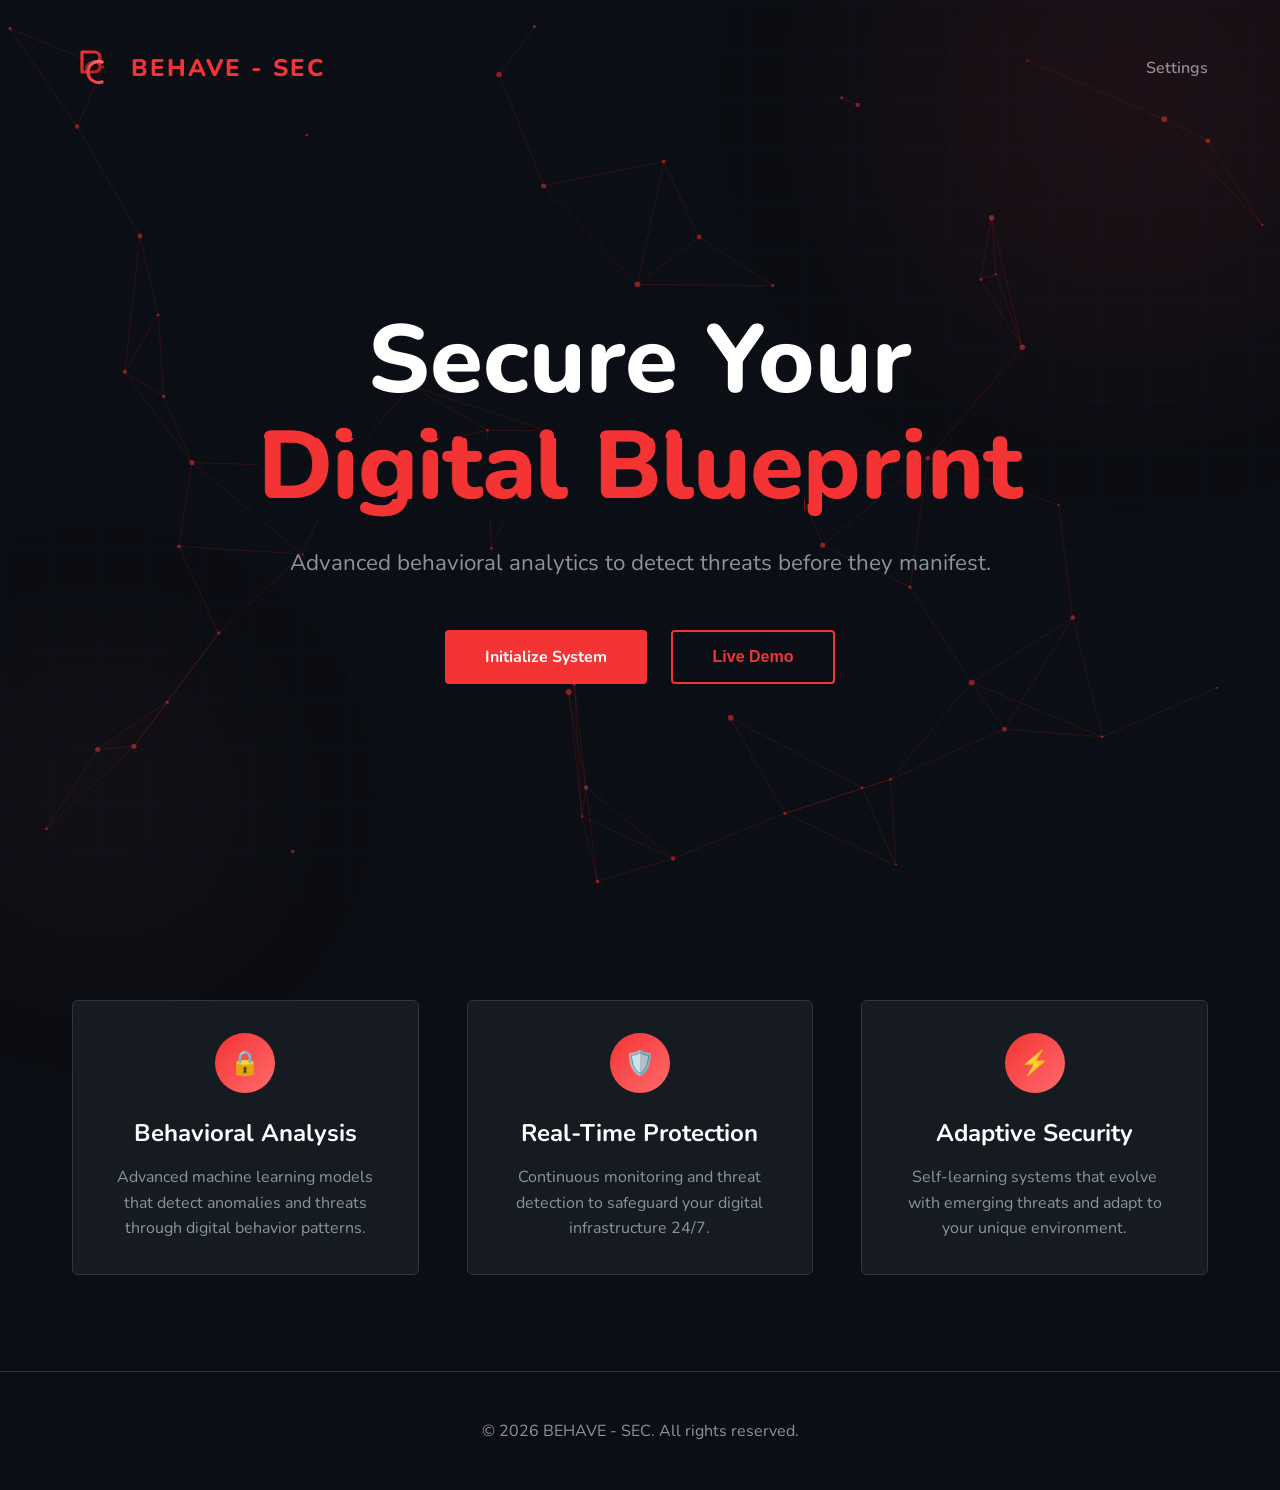
<file: frontend/introduction.html>
<!DOCTYPE html>
<html lang="en">

<head>
    <meta charset="UTF-8">
    <meta name="viewport" content="width=device-width, initial-scale=1.0">
    <title>BEHAVE - SEC</title>
    <link rel="stylesheet" href="css/theme.css">
    <link rel="stylesheet" href="css/introduction.css">

</head>

<body>
    <!-- Background shapes -->
    <canvas id="network-bg"
        style="position: fixed; top: 0; left: 0; width: 100%; height: 100%; z-index: 0; pointer-events: none;"></canvas>
    <div class="bg-shape shape-1"></div>
    <div class="bg-shape shape-2"></div>

    <!-- Header -->
    <header>
        <div class="container" style="display: flex; justify-content: space-between; align-items: center;">
            <div class="logo">
                <img src="assets/logo.svg" alt="BEHAVE - SEC"
                    style="height: 40px; vertical-align: middle; margin-right: 10px;">
                <span style="vertical-align: middle;">BEHAVE - SEC</span>
            </div>
            <a href="#settings"
                style="text-decoration: none; color: var(--text-secondary); font-weight: 600; font-family: var(--font-main);">Settings</a>
        </div>
    </header>

    <!-- Hero Section -->
    <section class="hero">
        <div class="container">
            <div class="hero-content">
                <h1 style="color: var(--text-primary);">Secure Your <span class="glitch"
                        data-text="Digital Blueprint">Digital Blueprint</span></h1>
                <p>Advanced behavioral analytics to detect threats before they manifest.</p>
                <div class="cta-group">
                    <a href="login.html" class="btn btn-primary">Initialize System</a>
                    <button class="btn btn-secondary"
                        onclick="document.getElementById('network-bg').scrollIntoView({behavior: 'smooth'})">Live
                        Demo</button>
                </div>
            </div>
        </div>
    </section>

    <!-- Features Section -->
    <section class="features">
        <div class="container">
            <div class="features-grid">
                <div class="feature-card">
                    <div class="feature-icon">🔒</div>
                    <h3>Behavioral Analysis</h3>
                    <p>Advanced machine learning models that detect anomalies and threats through digital behavior
                        patterns.</p>
                </div>
                <div class="feature-card">
                    <div class="feature-icon">🛡️</div>
                    <h3>Real-Time Protection</h3>
                    <p>Continuous monitoring and threat detection to safeguard your digital infrastructure 24/7.</p>
                </div>
                <div class="feature-card">
                    <div class="feature-icon">⚡</div>
                    <h3>Adaptive Security</h3>
                    <p>Self-learning systems that evolve with emerging threats and adapt to your unique environment.</p>
                </div>
            </div>
        </div>
    </section>

    <!-- Footer -->
    <footer>
        <div class="container">
            <p>&copy; 2026 BEHAVE - SEC. All rights reserved.</p>
        </div>
    </footer>





    <!-- Settings Modal -->
    <div id="settings-modal" class="modal"
        style="display: none; position: fixed; top: 0; left: 0; width: 100%; height: 100%; background: rgba(0,0,0,0.7); z-index: 1000; justify-content: center; align-items: center;">
        <div class="modal-content"
            style="background: var(--bg-secondary); padding: 2rem; border-radius: 8px; border: 1px solid var(--border-color); width: 400px; position: relative; text-align: left;">
            <span class="close-modal"
                style="position: absolute; top: 10px; right: 15px; color: var(--text-secondary); cursor: pointer; font-size: 1.5rem;">&times;</span>
            <h2 style="color: var(--text-primary); margin-bottom: 1.5rem; font-family: var(--font-main);">Settings</h2>

            <div class="setting-item"
                style="display: flex; justify-content: space-between; align-items: center; margin-bottom: 1rem;">
                <span style="color: var(--text-primary);">Light Mode</span>
                <label class="switch" style="position: relative; display: inline-block; width: 50px; height: 24px;">
                    <input type="checkbox" id="theme-toggle" style="opacity: 0; width: 0; height: 0;">
                    <span class="slider round"
                        style="position: absolute; cursor: pointer; top: 0; left: 0; right: 0; bottom: 0; background-color: var(--text-secondary); transition: .4s; border-radius: 24px;"></span>
                    <style>
                        .slider:before {
                            position: absolute;
                            content: "";
                            height: 16px;
                            width: 16px;
                            left: 4px;
                            bottom: 4px;
                            background-color: white;
                            transition: .4s;
                            border-radius: 50%;
                        }

                        input:checked+.slider {
                            background-color: var(--accent-primary);
                        }

                        input:checked+.slider:before {
                            transform: translateX(26px);
                        }
                    </style>
                </label>
            </div>

            <div
                style="margin-top: 2rem; border-top: 1px solid var(--border-color); padding-top: 1rem; text-align: center; color: var(--text-secondary); font-size: 0.8rem;">
                BEHAVE-SEC v1.0.0
            </div>
        </div>
    </div>

    <script src="js/config.js"></script>
    <script src="js/settings.js"></script>
    <script src="js/intro-effects.js"></script>
</body>

</html>
</file>
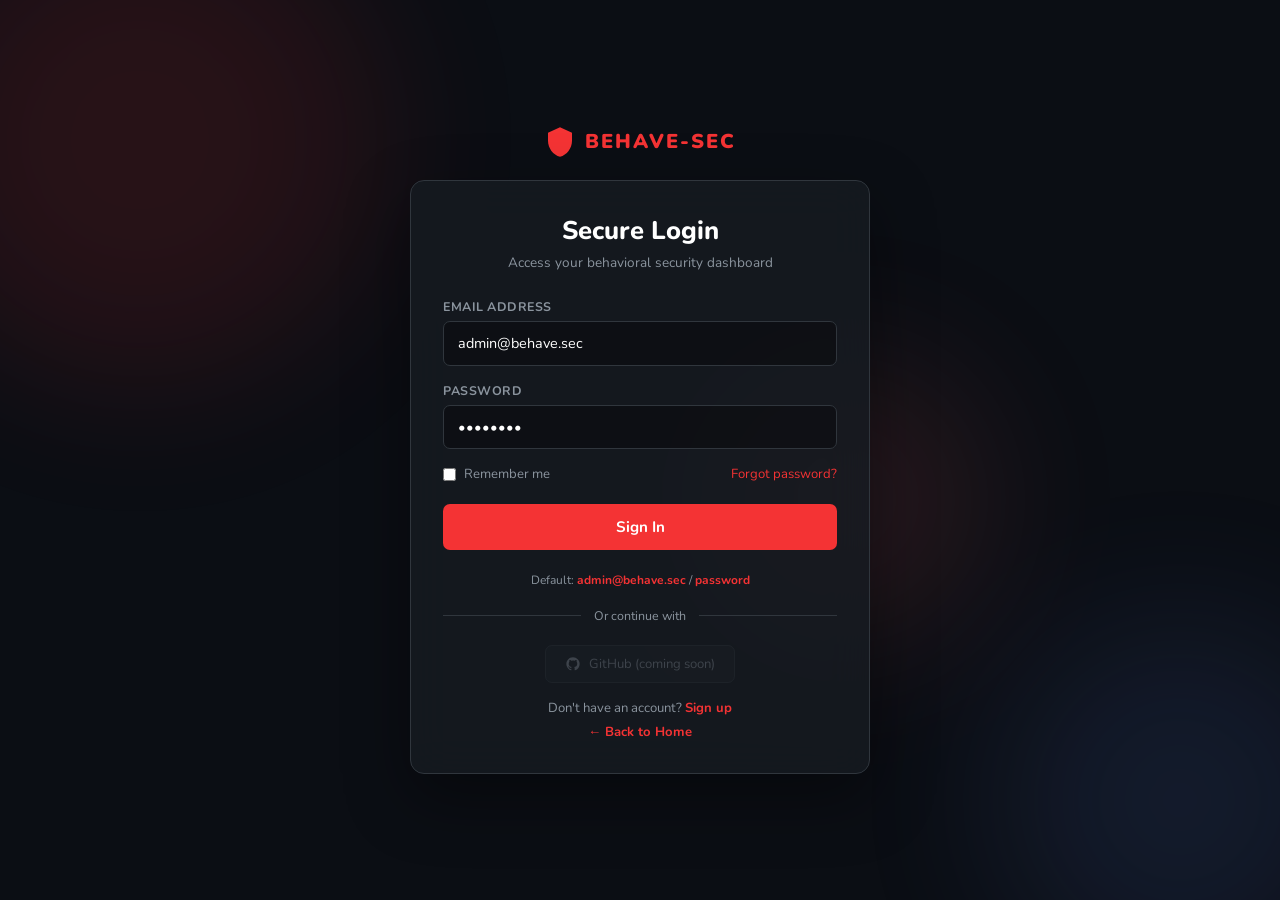
<file: frontend/login.html>
<!DOCTYPE html>
<html lang="en">
<head>
    <meta charset="UTF-8">
    <meta name="viewport" content="width=device-width, initial-scale=1.0">
    <title>Secure Login - BEHAVE-SEC</title>
    <meta name="description" content="BEHAVE-SEC behavioral biometric login with two-phase CAPTCHA verification.">
    <link rel="stylesheet" href="css/theme.css">
    <link rel="stylesheet" href="css/login.css">
    <!-- Google Identity Services -->
    <script src="https://accounts.google.com/gsi/client" async defer></script>
</head>
<body>

    <!-- Animated background particles -->
    <div class="login-bg">
        <div class="bg-orb orb1"></div>
        <div class="bg-orb orb2"></div>
        <div class="bg-orb orb3"></div>
    </div>

    <div class="login-container">

        <!-- Logo -->
        <div class="login-logo">
            <svg width="32" height="32" viewBox="0 0 24 24" fill="var(--accent-primary)"><path d="M12 1L3 5v6c0 5.55 3.84 10.74 9 12 5.16-1.26 9-6.45 9-12V5L12 1z"/></svg>
            <span>BEHAVE-SEC</span>
        </div>

        <!-- ── STEP 0: Standard Login Form ─────────────────────────── -->
        <div id="login-form-wrap" class="login-card">
            <div class="login-header">
                <h1>Secure Login</h1>
                <p>Access your behavioral security dashboard</p>
            </div>
            <form class="login-form" onsubmit="handleLogin(event)" id="main-login-form">
                <div class="form-group">
                    <label for="email">Email Address</label>
                    <input type="email" id="email" placeholder="your.email@example.com" value="admin@behave.sec" required>
                </div>
                <div class="form-group">
                    <label for="password">Password</label>
                    <input type="password" id="password" placeholder="Enter your password" value="password" required>
                </div>
                <div class="form-options">
                    <label class="remember-me">
                        <input type="checkbox" id="remember">
                        <span>Remember me</span>
                    </label>
                    <a href="#" class="forgot-password">Forgot password?</a>
                </div>
                <button type="submit" class="login-btn" id="submit-btn">
                    <span id="submit-text">Sign In</span>
                    <span id="submit-spinner" class="spinner hidden"></span>
                </button>
                <p class="hint-text">
                    Default: <strong>admin@behave.sec</strong> / <strong>password</strong>
                </p>
            </form>
            <div class="divider">Or continue with</div>

            <!-- Google Identity Services — declarative mode (most reliable) -->
            <div id="g_id_onload"
                 data-client_id="712400673827-4d3u6bi41fs47nqs4urjntv6ib3712hu.apps.googleusercontent.com"
                 data-callback="handleGoogleCredential"
                 data-auto_select="false"
                 data-cancel_on_tap_outside="true">
            </div>

            <!-- Full-width Google button -->
            <div class="g_id_signin"
                 data-type="standard"
                 data-theme="filled_black"
                 data-size="large"
                 data-shape="rectangular"
                 data-text="signin_with"
                 data-logo_alignment="left"
                 data-width="380"
                 style="display:flex;justify-content:center;margin-bottom:0.5rem;">
            </div>

            <div class="social-login" style="justify-content:center;">
                <button class="social-btn" type="button" disabled style="opacity:0.35;cursor:not-allowed;flex:none;padding:0.55rem 1.2rem;">
                    <svg width="16" height="16" viewBox="0 0 24 24" fill="currentColor"><path d="M12 2C6.477 2 2 6.477 2 12c0 4.42 2.865 8.17 6.839 9.49.5.092.682-.217.682-.482 0-.237-.008-.866-.013-1.7-2.782.604-3.369-1.34-3.369-1.34-.454-1.156-1.11-1.463-1.11-1.463-.908-.62.069-.608.069-.608 1.003.07 1.531 1.03 1.531 1.03.892 1.529 2.341 1.087 2.91.831.092-.646.35-1.086.636-1.336-2.22-.253-4.555-1.11-4.555-4.943 0-1.091.39-1.984 1.029-2.683-.103-.253-.446-1.27.098-2.647 0 0 .84-.269 2.75 1.025A9.578 9.578 0 0112 6.836c.85.004 1.705.114 2.504.336 1.909-1.294 2.747-1.025 2.747-1.025.546 1.377.203 2.394.1 2.647.64.699 1.028 1.592 1.028 2.683 0 3.842-2.339 4.687-4.566 4.935.359.309.678.919.678 1.852 0 1.336-.012 2.415-.012 2.743 0 .267.18.578.688.48C19.138 20.167 22 16.418 22 12c0-5.523-4.477-10-10-10z"/></svg>
                    GitHub (coming soon)
                </button>
            </div>
            <div class="signup-link">
                Don't have an account? <a href="signup.html">Sign up</a>
            </div>
            <div class="signup-link" style="margin-top:0.4rem">
                <a href="index.html">← Back to Home</a>
            </div>
        </div>

        <!-- ── STEP 1.5: OTP VERIFICATION ────────────────────────────── -->
        <div id="otp-step" class="login-card hidden">
            <div class="login-header" style="text-align:center;">
                <div style="font-size:2.5rem;margin-bottom:0.5rem;">📧</div>
                <h1 style="font-size:1.3rem;">Check Your Email</h1>
                <p id="otp-email-hint" style="color:var(--text-secondary);font-size:0.85rem;margin-top:0.3rem;">
                    We sent a 6-digit code to your email.
                </p>
            </div>

            <!-- 6-digit OTP boxes -->
            <div id="otp-boxes" style="display:flex;gap:8px;justify-content:center;margin:1.5rem 0;">
                <input class="otp-box" type="text" maxlength="1" inputmode="numeric"
                       id="ob0" oninput="otpBoxInput(this,0)" onkeydown="otpBoxKey(event,0)">
                <input class="otp-box" type="text" maxlength="1" inputmode="numeric"
                       id="ob1" oninput="otpBoxInput(this,1)" onkeydown="otpBoxKey(event,1)">
                <input class="otp-box" type="text" maxlength="1" inputmode="numeric"
                       id="ob2" oninput="otpBoxInput(this,2)" onkeydown="otpBoxKey(event,2)">
                <input class="otp-box" type="text" maxlength="1" inputmode="numeric"
                       id="ob3" oninput="otpBoxInput(this,3)" onkeydown="otpBoxKey(event,3)">
                <input class="otp-box" type="text" maxlength="1" inputmode="numeric"
                       id="ob4" oninput="otpBoxInput(this,4)" onkeydown="otpBoxKey(event,4)">
                <input class="otp-box" type="text" maxlength="1" inputmode="numeric"
                       id="ob5" oninput="otpBoxInput(this,5)" onkeydown="otpBoxKey(event,5)">
            </div>

            <!-- Status / error -->
            <div id="otp-step-status" style="min-height:1.2rem;text-align:center;
                 font-size:0.82rem;color:var(--text-secondary);margin-bottom:1rem;"></div>

            <!-- Verify button -->
            <button id="otp-verify-btn" class="login-btn" type="button"
                    onclick="verifyLoginOtp()" disabled
                    style="width:100%;margin-bottom:0.8rem;">
                <span id="otp-verify-text">Verify Code</span>
                <span id="otp-verify-spinner" class="spinner hidden"></span>
            </button>

            <!-- Resend + back -->
            <div style="display:flex;justify-content:space-between;font-size:0.78rem;color:var(--text-secondary);">
                <span>
                    Didn't get it?
                    <a href="#" id="otp-resend-link" onclick="resendLoginOtp(); return false;"
                       style="color:var(--accent-primary);text-decoration:none;">Resend</a>
                    <span id="otp-resend-timer" style="color:var(--text-secondary);"></span>
                </span>
                <a href="#" onclick="backToLoginForm(); return false;"
                   style="color:var(--text-secondary);text-decoration:none;">← Back</a>
            </div>
        </div>

        <!-- ── BEHAVIORAL CAPTCHA CHALLENGE ───────────────────────── -->
        <div id="behavioral-challenge" class="login-card challenge-card hidden">

            <!-- Phase progress bar -->
            <div class="phase-progress-wrap">
                <div class="phase-progress-bar">
                    <div class="phase-progress-fill" id="phase-progress-fill" style="width:50%"></div>
                </div>
            </div>

            <!-- Step indicators -->
            <div class="phase-steps">
                <div class="phase-step active" id="pstep-kb">
                    <div class="pstep-dot" id="dot-kb">1</div>
                    <div class="pstep-label">Keyboard Rhythm</div>
                </div>
                <div class="pstep-connector" id="pstep-connector"></div>
                <div class="phase-step" id="pstep-ms">
                    <div class="pstep-dot" id="dot-ms">2</div>
                    <div class="pstep-label">Mouse Pattern</div>
                </div>
            </div>

            <!-- Challenge header -->
            <div class="challenge-header">
                <div class="challenge-badge">🧠 Behavioral Verification</div>
                <p id="challenge-instruction" class="challenge-desc">
                    Type the phrase below to capture your keyboard rhythm.
                </p>
            </div>

            <!-- Phase 1: Keyboard -->
            <div id="challenge-kb-panel" class="challenge-panel">
                <div class="reference-text">The quick brown fox jumps over the lazy dog.</div>
                <textarea id="kb-input" class="captcha-input" rows="2"
                    placeholder="Type the phrase above exactly…"></textarea>
                <div class="captcha-footer">
                    <span id="kb-status" class="captcha-status">Captured: 0 keys</span>
                    <button id="btn-next-kb" class="login-btn small-btn" disabled type="button">
                        Next → Mouse Pattern
                    </button>
                </div>
            </div>

            <!-- Phase 2: Mouse -->
            <div id="challenge-ms-panel" class="challenge-panel hidden">
                <div id="login-mouse-arena" class="mouse-arena">
                    <div id="login-arena-msg" class="arena-hint">Click START to begin target sequence</div>
                </div>
                <div class="captcha-footer">
                    <span id="ms-status" class="captcha-status">0 / 5 targets</span>
                    <button id="btn-start-ms" class="login-btn small-btn" type="button">START</button>
                </div>
            </div>

            <!-- Verification status -->
            <div id="verification-status" class="verification-status"></div>

            <!-- ── Score Result Panel (hidden until verification completes) ── -->
            <div id="score-panel" class="score-panel hidden">
                <div class="score-panel-header">
                    <span class="score-panel-icon" id="score-icon">🔐</span>
                    <span class="score-panel-title" id="score-title">Analyzing Signature…</span>
                </div>
                <div class="score-grid">
                    <div class="score-row">
                        <span class="score-field-label">🧬 Identity Score</span>
                        <span class="score-field-val" id="sc-identity">—</span>
                    </div>
                    <div class="score-row">
                        <span class="score-field-label">📐 Similarity</span>
                        <span class="score-field-val" id="sc-similarity">—</span>
                    </div>
                    <div class="score-row">
                        <span class="score-field-label">📦 Stored Baseline</span>
                        <span class="score-field-val" id="sc-stored">—</span>
                    </div>
                    <div class="score-row">
                        <span class="score-field-label">📊 Score Drift</span>
                        <span class="score-field-val" id="sc-drift">—</span>
                    </div>
                    <div class="score-row">
                        <span class="score-field-label">🤖 Bot Shield</span>
                        <span class="score-field-val" id="sc-bot">—</span>
                    </div>
                </div>
                <div class="score-verdict" id="score-verdict-badge">—</div>
            </div>

        </div>

    </div>

    <script src="js/config.js"></script>
    <script src="js/login.js"></script>
    <script src="js/settings.js"></script>
</body>
</html>
</file>
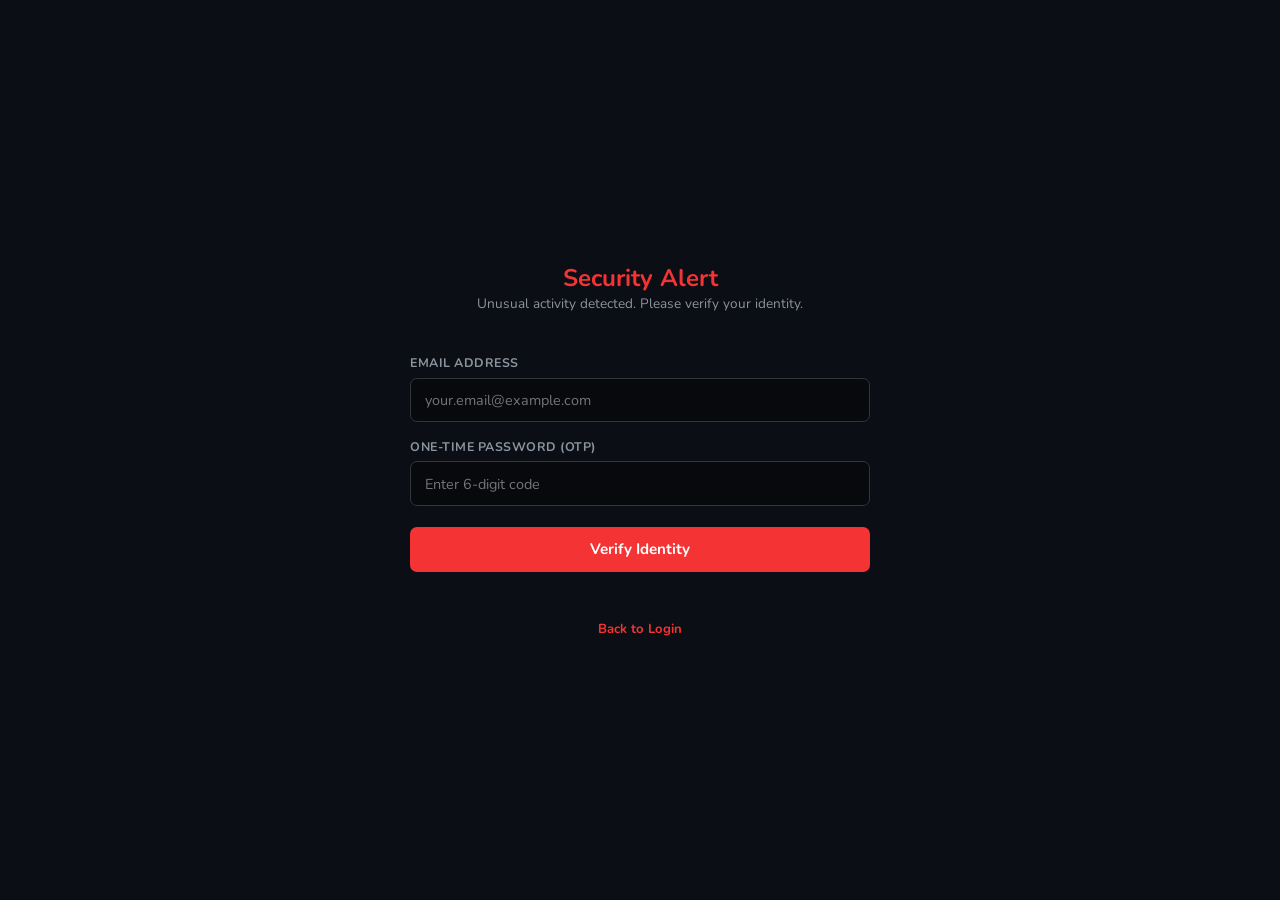
<file: frontend/mfa.html>
<!DOCTYPE html>
<html lang="en">

<head>
    <meta charset="UTF-8">
    <meta name="viewport" content="width=device-width, initial-scale=1.0">
    <title>MFA Verification - BEHAVE - SEC</title>
    <link rel="stylesheet" href="css/theme.css">
    <link rel="stylesheet" href="css/login.css">
</head>

<body>
    <div class="login-container">
        <div class="login-header">
            <h2 style="color: #f43334;">Security Alert</h2>
            <p>Unusual activity detected. Please verify your identity.</p>
        </div>
        <form class="login-form" onsubmit="handleMfa(event)">
            <div class="form-group">
                <label for="email">Email Address</label>
                <input type="email" id="email" placeholder="your.email@example.com" required>
            </div>
            <div class="form-group">
                <label for="otp">One-Time Password (OTP)</label>
                <input type="text" id="otp" placeholder="Enter 6-digit code" required>
            </div>
            <button type="submit" class="login-btn">Verify Identity</button>
        </form>
        <div class="signup-link" style="margin-top: 2rem;">
            <a href="login.html">Back to Login</a>
        </div>
    </div>

    <script src="js/config.js"></script>
    <script src="js/mfa.js"></script>
    <script src="js/settings.js"></script>
</body>

</html>
</file>
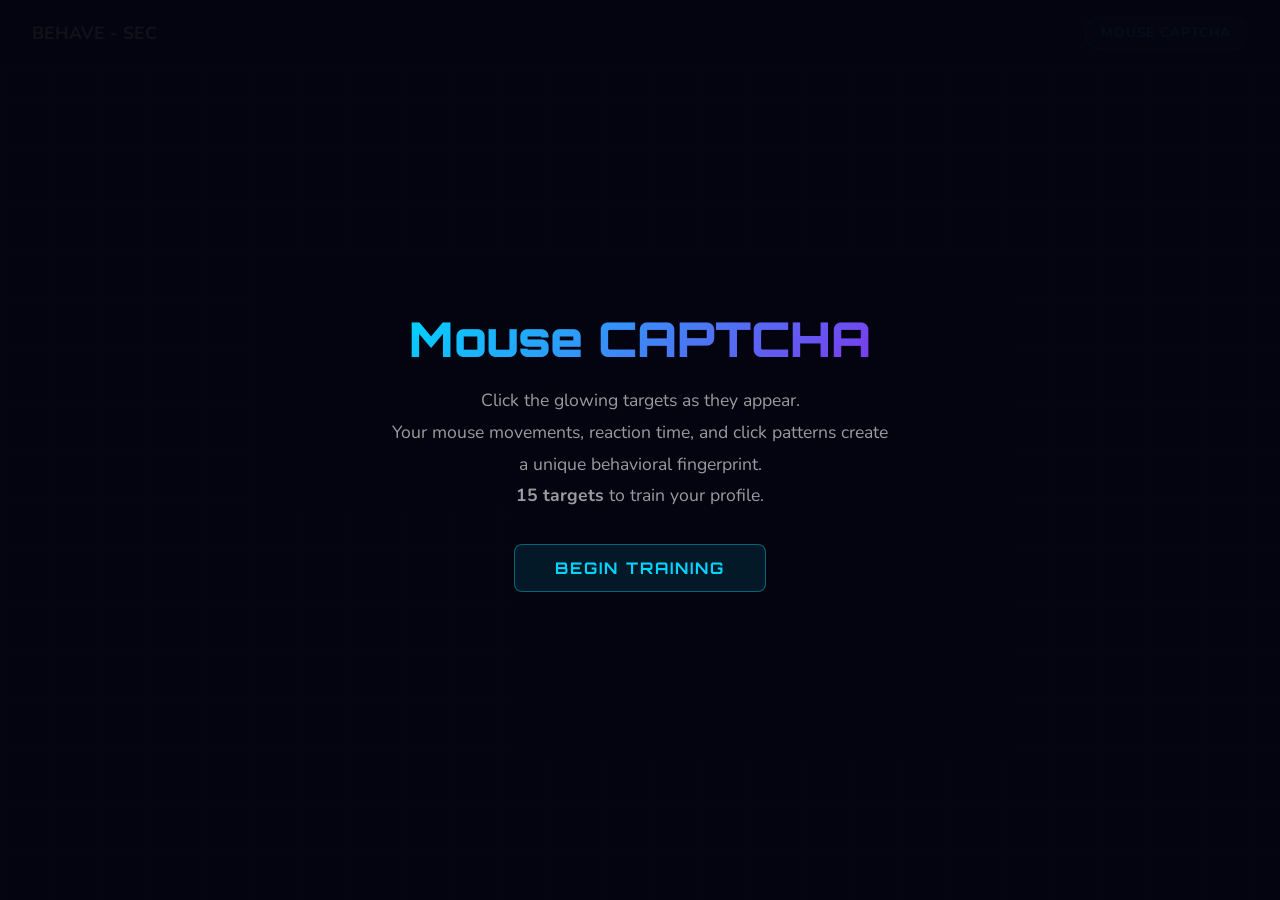
<file: frontend/mouse-challenge.html>
<!DOCTYPE html>
<html lang="en">
<head>
    <meta charset="UTF-8">
    <meta name="viewport" content="width=device-width, initial-scale=1.0">
    <title>Mouse CAPTCHA - BEHAVE SEC</title>
    <link rel="stylesheet" href="css/theme.css">
    <link href="https://fonts.googleapis.com/css2?family=Orbitron:wght@400;700;900&display=swap" rel="stylesheet">
    <style>
        * { margin: 0; padding: 0; box-sizing: border-box; }
        
        body {
            background: #050510;
            color: #e0e0e0;
            font-family: var(--font-main, 'Inter', sans-serif);
            overflow: hidden;
            height: 100vh;
        }

        /* ── Header ── */
        .mc-header {
            position: fixed;
            top: 0; left: 0; right: 0;
            z-index: 100;
            display: flex;
            justify-content: space-between;
            align-items: center;
            padding: 1rem 2rem;
            background: rgba(5, 5, 16, 0.85);
            backdrop-filter: blur(12px);
            border-bottom: 1px solid rgba(0, 212, 255, 0.1);
        }
        .mc-header .logo { font-weight: bold; font-size: 1.1rem; color: #fff; text-decoration: none; }
        .mc-header .badge {
            background: linear-gradient(135deg, #00d4ff22, #7c3aed22);
            border: 1px solid rgba(0, 212, 255, 0.3);
            padding: 0.4rem 1rem;
            border-radius: 20px;
            font-size: 0.85rem;
            color: #00d4ff;
            font-weight: 600;
            letter-spacing: 1px;
        }

        /* ── Arena ── */
        #arena {
            position: fixed;
            top: 0; left: 0;
            width: 100vw;
            height: 100vh;
            cursor: crosshair;
            background: radial-gradient(ellipse at center, #0a0a20 0%, #050510 100%);
        }
        #arena::before {
            content: '';
            position: absolute;
            top: 0; left: 0; right: 0; bottom: 0;
            background: 
                linear-gradient(rgba(0,212,255,0.03) 1px, transparent 1px),
                linear-gradient(90deg, rgba(0,212,255,0.03) 1px, transparent 1px);
            background-size: 50px 50px;
            pointer-events: none;
        }

        /* ── Target ── */
        .target {
            position: absolute;
            width: 50px;
            height: 50px;
            border-radius: 50%;
            background: radial-gradient(circle, #00d4ff 0%, #0066ff 60%, transparent 70%);
            box-shadow: 0 0 30px rgba(0, 212, 255, 0.6), 0 0 60px rgba(0, 212, 255, 0.3), inset 0 0 15px rgba(255,255,255,0.2);
            transform: translate(-50%, -50%) scale(0);
            animation: target-spawn 0.3s cubic-bezier(0.34, 1.56, 0.64, 1) forwards;
            pointer-events: all;
            cursor: pointer;
            transition: box-shadow 0.15s;
        }
        .target:hover {
            box-shadow: 0 0 40px rgba(0, 212, 255, 0.8), 0 0 80px rgba(0, 212, 255, 0.4), inset 0 0 20px rgba(255,255,255,0.3);
        }
        .target::after {
            content: '';
            position: absolute;
            top: 50%; left: 50%;
            width: 8px; height: 8px;
            background: #fff;
            border-radius: 50%;
            transform: translate(-50%, -50%);
        }
        .target.hit {
            animation: target-hit 0.3s ease-out forwards;
        }
        .target.intruder-target {
            background: radial-gradient(circle, #ff5252 0%, #cc0000 60%, transparent 70%);
            box-shadow: 0 0 30px rgba(255, 82, 82, 0.6), 0 0 60px rgba(255, 82, 82, 0.3), inset 0 0 15px rgba(255,255,255,0.2);
        }
        .target.intruder-target:hover {
            box-shadow: 0 0 40px rgba(255, 82, 82, 0.8), 0 0 80px rgba(255, 82, 82, 0.4), inset 0 0 20px rgba(255,255,255,0.3);
        }

        @keyframes target-spawn {
            from { transform: translate(-50%, -50%) scale(0); opacity: 0; }
            to { transform: translate(-50%, -50%) scale(1); opacity: 1; }
        }
        @keyframes target-hit {
            0% { transform: translate(-50%, -50%) scale(1); opacity: 1; }
            50% { transform: translate(-50%, -50%) scale(1.5); opacity: 0.5; }
            100% { transform: translate(-50%, -50%) scale(0); opacity: 0; }
        }

        /* ── Click ripple ── */
        .click-ripple {
            position: absolute;
            width: 20px; height: 20px;
            border: 2px solid rgba(0, 212, 255, 0.6);
            border-radius: 50%;
            transform: translate(-50%, -50%) scale(0);
            animation: ripple-expand 0.5s ease-out forwards;
            pointer-events: none;
        }
        @keyframes ripple-expand {
            to { transform: translate(-50%, -50%) scale(4); opacity: 0; }
        }

        /* ── HUD ── */
        .hud {
            position: fixed;
            bottom: 2rem;
            left: 50%;
            transform: translateX(-50%);
            z-index: 100;
            display: flex;
            gap: 2rem;
            align-items: center;
            background: rgba(5, 5, 16, 0.9);
            backdrop-filter: blur(12px);
            border: 1px solid rgba(0, 212, 255, 0.15);
            border-radius: 16px;
            padding: 1rem 2.5rem;
        }
        .hud-item {
            text-align: center;
        }
        .hud-label {
            font-size: 0.7rem;
            text-transform: uppercase;
            letter-spacing: 2px;
            color: rgba(255,255,255,0.4);
            margin-bottom: 0.3rem;
        }
        .hud-value {
            font-family: 'Orbitron', monospace;
            font-size: 1.4rem;
            font-weight: 700;
            color: #00d4ff;
        }
        .hud-value.red { color: #ff5252; }

        /* ── Phase labels ── */
        .phase-label {
            position: fixed;
            top: 5rem;
            left: 50%;
            transform: translateX(-50%);
            z-index: 100;
            font-family: 'Orbitron', monospace;
            font-size: 1.1rem;
            letter-spacing: 3px;
            text-transform: uppercase;
            color: rgba(0, 212, 255, 0.7);
            text-align: center;
        }
        .phase-label.intruder { color: rgba(255, 82, 82, 0.7); }

        /* ── Intro / Result Overlays ── */
        .overlay {
            position: fixed;
            top: 0; left: 0;
            width: 100vw; height: 100vh;
            background: rgba(5, 5, 16, 0.95);
            display: flex;
            flex-direction: column;
            align-items: center;
            justify-content: center;
            z-index: 200;
            transition: opacity 0.5s;
        }
        .overlay.hidden { opacity: 0; pointer-events: none; }
        .overlay h1 {
            font-family: 'Orbitron', monospace;
            font-size: 3rem;
            font-weight: 900;
            margin-bottom: 1rem;
            background: linear-gradient(135deg, #00d4ff, #7c3aed);
            -webkit-background-clip: text;
            -webkit-text-fill-color: transparent;
        }
        .overlay p {
            color: rgba(255,255,255,0.6);
            font-size: 1.1rem;
            max-width: 500px;
            text-align: center;
            line-height: 1.8;
            margin-bottom: 2rem;
        }
        .btn-glow {
            padding: 0.8rem 2.5rem;
            border: 1px solid rgba(0, 212, 255, 0.4);
            background: rgba(0, 212, 255, 0.1);
            color: #00d4ff;
            font-family: 'Orbitron', monospace;
            font-size: 1rem;
            font-weight: 700;
            letter-spacing: 2px;
            text-transform: uppercase;
            border-radius: 8px;
            cursor: pointer;
            transition: all 0.3s;
        }
        .btn-glow:hover {
            background: rgba(0, 212, 255, 0.2);
            box-shadow: 0 0 30px rgba(0, 212, 255, 0.3);
        }
        .btn-glow.red {
            border-color: rgba(255, 82, 82, 0.4);
            background: rgba(255, 82, 82, 0.1);
            color: #ff5252;
        }
        .btn-glow.red:hover {
            background: rgba(255, 82, 82, 0.2);
            box-shadow: 0 0 30px rgba(255, 82, 82, 0.3);
        }

        /* ── Result ── */
        .result-score-big {
            font-family: 'Orbitron', monospace;
            font-size: 5rem;
            font-weight: 900;
        }
        .result-score-big.pass { color: #4CAF50; }
        .result-score-big.fail { color: #ff5252; }

        /* ── Trail effect ── */
        .mouse-trail {
            position: absolute;
            width: 4px; height: 4px;
            background: rgba(0, 212, 255, 0.3);
            border-radius: 50%;
            pointer-events: none;
            animation: trail-fade 0.5s ease-out forwards;
        }
        @keyframes trail-fade {
            to { opacity: 0; transform: scale(0); }
        }
    </style>
</head>
<body>
    <!-- Header -->
    <div class="mc-header">
        <a href="index.html" class="logo">BEHAVE - SEC</a>
        <span class="badge">MOUSE CAPTCHA</span>
    </div>

    <!-- Arena (the dark playground) -->
    <div id="arena"></div>

    <!-- Phase Label -->
    <div id="phase-label" class="phase-label" style="display:none;"></div>

    <!-- HUD -->
    <div id="hud" class="hud" style="display:none;">
        <div class="hud-item">
            <div class="hud-label">Targets</div>
            <div id="hud-targets" class="hud-value">0 / 15</div>
        </div>
        <div class="hud-item">
            <div class="hud-label">Avg React</div>
            <div id="hud-react" class="hud-value">-- ms</div>
        </div>
        <div class="hud-item">
            <div class="hud-label">Phase</div>
            <div id="hud-phase" class="hud-value">TRAIN</div>
        </div>
    </div>

    <!-- Intro Overlay -->
    <div id="intro-overlay" class="overlay">
        <h1>Mouse CAPTCHA</h1>
        <p>
            Click the glowing targets as they appear.<br>
            Your mouse movements, reaction time, and click patterns create a unique behavioral fingerprint.<br>
            <strong>15 targets</strong> to train your profile.
        </p>
        <button id="btn-start-train" class="btn-glow">BEGIN TRAINING</button>
    </div>

    <!-- Transition Overlay (Owner done -> Intruder start) -->
    <div id="transition-overlay" class="overlay hidden">
        <h1 style="-webkit-text-fill-color: #4CAF50;">PROFILE LOCKED</h1>
        <p>
            Your behavioral fingerprint has been captured.<br>
            Now hand the mouse to someone else. Can they replicate your motor patterns?
        </p>
        <button id="btn-start-hack" class="btn-glow red">START INTRUDER TEST</button>
    </div>

    <!-- Result Overlay -->
    <div id="result-overlay" class="overlay hidden">
        <div id="result-title" class="result-score-big fail">ACCESS DENIED</div>
        <div id="result-pct" style="font-family: 'Orbitron', monospace; font-size: 1.5rem; color: white; margin: 1rem 0;">Anomaly: 87%</div>
        <p id="result-desc">The intruder's mouse behavior didn't match the owner's motor patterns.</p>
        <button class="btn-glow" onclick="location.reload()">RESET CHALLENGE</button>
    </div>

    <script src="js/config.js"></script>
    <script src="js/mouse-challenge.js"></script>
</body>
</html>
</file>
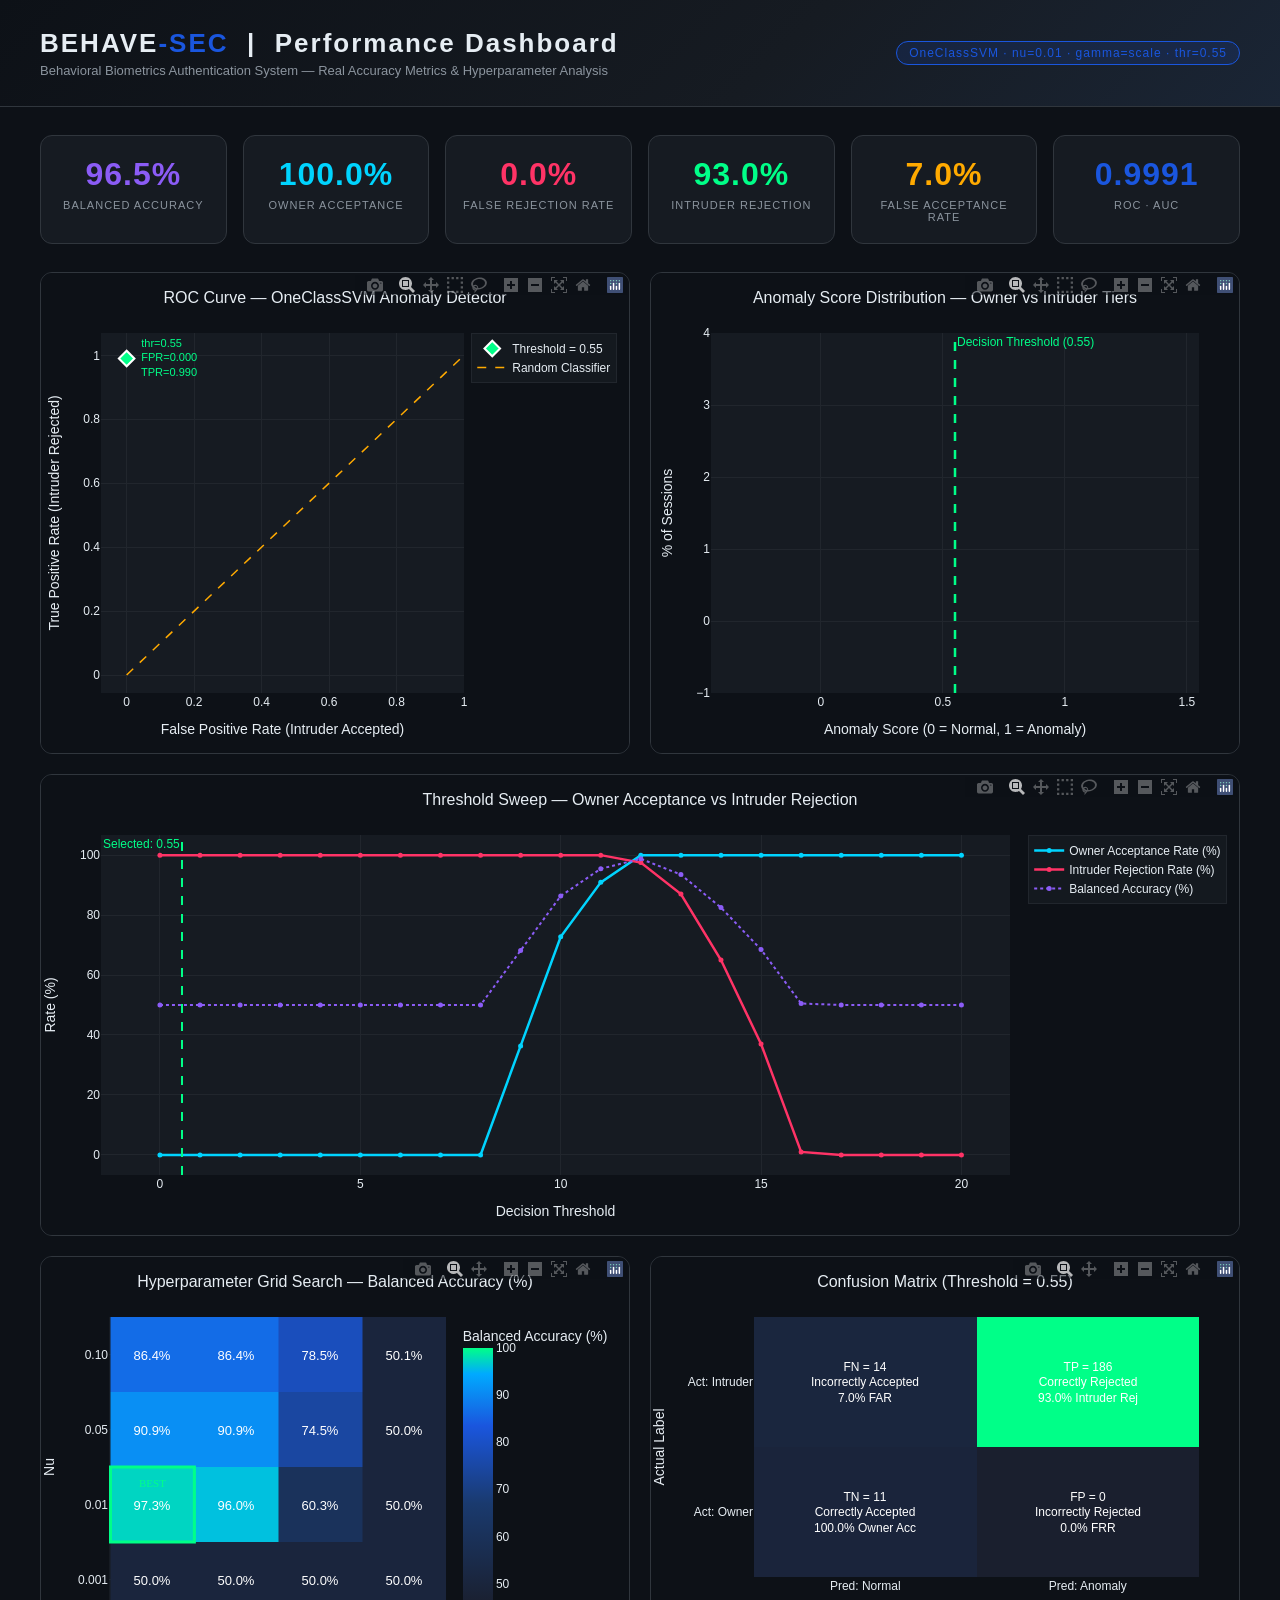
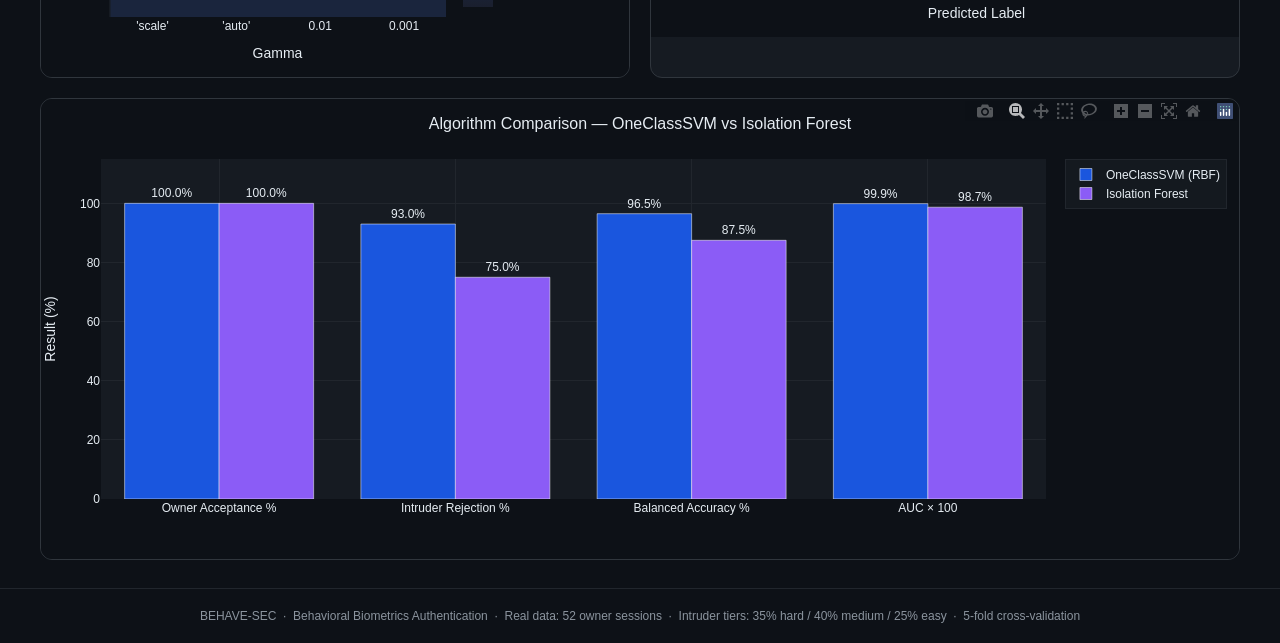
<file: frontend/plot_results.html>
<!DOCTYPE html>
<html lang="en">
<head>
<meta charset="UTF-8">
<meta name="viewport" content="width=device-width, initial-scale=1.0">
<title>BEHAVE-SEC | Performance Dashboard</title>
<script src="https://cdn.plot.ly/plotly-2.32.0.min.js"></script>
<style>
  * { margin:0; padding:0; box-sizing:border-box; }
  body { background:#0d1117; color:#e6edf3; font-family:"Calibri","Segoe UI",Arial,sans-serif; }

  header {
    background:linear-gradient(135deg,#0d1117 0%,#161b22 60%,#1a2535 100%);
    border-bottom:1px solid #30363d;
    padding:28px 40px;
    display:flex; align-items:center; justify-content:space-between;
  }
  header h1 { font-size:26px; color:#e6edf3; letter-spacing:2px; }
  header h1 span { color:#1a56de; }
  header p  { font-size:13px; color:#8b949e; margin-top:4px; }
  .badge {
    background:#1a56de22; border:1px solid #1a56de;
    color:#1a56de; font-size:12px; padding:4px 12px;
    border-radius:20px; letter-spacing:1px;
  }

  .kpi-row {
    display:grid; grid-template-columns:repeat(6,1fr); gap:16px;
    padding:28px 40px 0;
  }
  .kpi {
    background:#161b22;
    border:1px solid #30363d;
    border-radius:12px; padding:20px 16px; text-align:center;
    transition:border-color .2s;
  }
  .kpi:hover { border-color:#1a56de; }
  .kpi .val { font-size:32px; font-weight:700; letter-spacing:1px; }
  .kpi .lbl { font-size:11px; color:#8b949e; margin-top:6px; text-transform:uppercase; letter-spacing:1px; }

  .charts-grid {
    display:grid; grid-template-columns:1fr 1fr; gap:20px;
    padding:28px 40px;
  }
  .chart-card {
    background:#161b22;
    border:1px solid #30363d;
    border-radius:12px; overflow:hidden;
    transition:border-color .2s;
  }
  .chart-card:hover { border-color:#30363d88; }
  .chart-full { grid-column:1 / -1; }

  footer {
    text-align:center; padding:20px;
    color:#8b949e; font-size:12px;
    border-top:1px solid #21262d;
  }
</style>
</head>
<body>

<header>
  <div>
    <h1>BEHAVE<span>-SEC</span> &nbsp;|&nbsp; Performance Dashboard</h1>
    <p>Behavioral Biometrics Authentication System — Real Accuracy Metrics &amp; Hyperparameter Analysis</p>
  </div>
  <span class="badge">OneClassSVM · nu=0.01 · gamma=scale · thr=0.55</span>
</header>

<div class="kpi-row">
  <div class="kpi">
    <div class="val" style="color:#8b5cf6">96.5%</div>
    <div class="lbl">Balanced Accuracy</div>
  </div>
  <div class="kpi">
    <div class="val" style="color:#00d4ff">100.0%</div>
    <div class="lbl">Owner Acceptance</div>
  </div>
  <div class="kpi">
    <div class="val" style="color:#ff3366">0.0%</div>
    <div class="lbl">False Rejection Rate</div>
  </div>
  <div class="kpi">
    <div class="val" style="color:#00ff88">93.0%</div>
    <div class="lbl">Intruder Rejection</div>
  </div>
  <div class="kpi">
    <div class="val" style="color:#ffaa00">7.0%</div>
    <div class="lbl">False Acceptance Rate</div>
  </div>
  <div class="kpi">
    <div class="val" style="color:#1a56de">0.9991</div>
    <div class="lbl">ROC · AUC</div>
  </div>
</div>

<div class="charts-grid">
  <div class="chart-card"><div>                            <div id="46a024df-62ad-47a8-befa-3ab8addd73ba" class="plotly-graph-div" style="height:480px; width:100%;"></div>            <script>                window.PLOTLYENV=window.PLOTLYENV || {};                                if (document.getElementById("46a024df-62ad-47a8-befa-3ab8addd73ba")) {                    Plotly.newPlot(                        "46a024df-62ad-47a8-befa-3ab8addd73ba",                        [{"fill":"tozeroy","fillcolor":"rgba(26,86,222,0.12)","line":{"color":"#1a56de","width":3},"mode":"lines","name":"OneClassSVM (AUC = 0.9991)","x":{"dtype":"f8","bdata":"AAAAAAAAAAAAAAAAAAAAAAAAAAAAAAAARhdddNFFtz9GF1100UW3PwAAAAAAAPA\u002f"},"y":{"dtype":"f8","bdata":"AAAAAAAAAAB7FK5H4Xp0P65H4XoUru8\u002frkfhehSu7z8AAAAAAADwPwAAAAAAAPA\u002f"},"type":"scatter"},{"marker":{"color":"#00ff88","line":{"color":"white","width":2},"size":12,"symbol":"diamond"},"mode":"markers+text","name":"Threshold = 0.55","text":["  thr=0.55\u003cbr\u003e  FPR=0.000\u003cbr\u003e  TPR=0.990"],"textfont":{"color":"#00ff88","size":11},"textposition":"middle right","x":[0.0],"y":[0.99],"type":"scatter"},{"line":{"color":"#ffaa00","dash":"dash","width":1.5},"mode":"lines","name":"Random Classifier","x":[0,1],"y":[0,1],"type":"scatter"}],                        {"template":{"data":{"histogram2dcontour":[{"type":"histogram2dcontour","colorbar":{"outlinewidth":0,"ticks":""},"colorscale":[[0.0,"#0d0887"],[0.1111111111111111,"#46039f"],[0.2222222222222222,"#7201a8"],[0.3333333333333333,"#9c179e"],[0.4444444444444444,"#bd3786"],[0.5555555555555556,"#d8576b"],[0.6666666666666666,"#ed7953"],[0.7777777777777778,"#fb9f3a"],[0.8888888888888888,"#fdca26"],[1.0,"#f0f921"]]}],"choropleth":[{"type":"choropleth","colorbar":{"outlinewidth":0,"ticks":""}}],"histogram2d":[{"type":"histogram2d","colorbar":{"outlinewidth":0,"ticks":""},"colorscale":[[0.0,"#0d0887"],[0.1111111111111111,"#46039f"],[0.2222222222222222,"#7201a8"],[0.3333333333333333,"#9c179e"],[0.4444444444444444,"#bd3786"],[0.5555555555555556,"#d8576b"],[0.6666666666666666,"#ed7953"],[0.7777777777777778,"#fb9f3a"],[0.8888888888888888,"#fdca26"],[1.0,"#f0f921"]]}],"heatmap":[{"type":"heatmap","colorbar":{"outlinewidth":0,"ticks":""},"colorscale":[[0.0,"#0d0887"],[0.1111111111111111,"#46039f"],[0.2222222222222222,"#7201a8"],[0.3333333333333333,"#9c179e"],[0.4444444444444444,"#bd3786"],[0.5555555555555556,"#d8576b"],[0.6666666666666666,"#ed7953"],[0.7777777777777778,"#fb9f3a"],[0.8888888888888888,"#fdca26"],[1.0,"#f0f921"]]}],"contourcarpet":[{"type":"contourcarpet","colorbar":{"outlinewidth":0,"ticks":""}}],"contour":[{"type":"contour","colorbar":{"outlinewidth":0,"ticks":""},"colorscale":[[0.0,"#0d0887"],[0.1111111111111111,"#46039f"],[0.2222222222222222,"#7201a8"],[0.3333333333333333,"#9c179e"],[0.4444444444444444,"#bd3786"],[0.5555555555555556,"#d8576b"],[0.6666666666666666,"#ed7953"],[0.7777777777777778,"#fb9f3a"],[0.8888888888888888,"#fdca26"],[1.0,"#f0f921"]]}],"surface":[{"type":"surface","colorbar":{"outlinewidth":0,"ticks":""},"colorscale":[[0.0,"#0d0887"],[0.1111111111111111,"#46039f"],[0.2222222222222222,"#7201a8"],[0.3333333333333333,"#9c179e"],[0.4444444444444444,"#bd3786"],[0.5555555555555556,"#d8576b"],[0.6666666666666666,"#ed7953"],[0.7777777777777778,"#fb9f3a"],[0.8888888888888888,"#fdca26"],[1.0,"#f0f921"]]}],"mesh3d":[{"type":"mesh3d","colorbar":{"outlinewidth":0,"ticks":""}}],"scatter":[{"fillpattern":{"fillmode":"overlay","size":10,"solidity":0.2},"type":"scatter"}],"parcoords":[{"type":"parcoords","line":{"colorbar":{"outlinewidth":0,"ticks":""}}}],"scatterpolargl":[{"type":"scatterpolargl","marker":{"colorbar":{"outlinewidth":0,"ticks":""}}}],"bar":[{"error_x":{"color":"#2a3f5f"},"error_y":{"color":"#2a3f5f"},"marker":{"line":{"color":"#E5ECF6","width":0.5},"pattern":{"fillmode":"overlay","size":10,"solidity":0.2}},"type":"bar"}],"scattergeo":[{"type":"scattergeo","marker":{"colorbar":{"outlinewidth":0,"ticks":""}}}],"scatterpolar":[{"type":"scatterpolar","marker":{"colorbar":{"outlinewidth":0,"ticks":""}}}],"histogram":[{"marker":{"pattern":{"fillmode":"overlay","size":10,"solidity":0.2}},"type":"histogram"}],"scattergl":[{"type":"scattergl","marker":{"colorbar":{"outlinewidth":0,"ticks":""}}}],"scatter3d":[{"type":"scatter3d","line":{"colorbar":{"outlinewidth":0,"ticks":""}},"marker":{"colorbar":{"outlinewidth":0,"ticks":""}}}],"scattermap":[{"type":"scattermap","marker":{"colorbar":{"outlinewidth":0,"ticks":""}}}],"scattermapbox":[{"type":"scattermapbox","marker":{"colorbar":{"outlinewidth":0,"ticks":""}}}],"scatterternary":[{"type":"scatterternary","marker":{"colorbar":{"outlinewidth":0,"ticks":""}}}],"scattercarpet":[{"type":"scattercarpet","marker":{"colorbar":{"outlinewidth":0,"ticks":""}}}],"carpet":[{"aaxis":{"endlinecolor":"#2a3f5f","gridcolor":"white","linecolor":"white","minorgridcolor":"white","startlinecolor":"#2a3f5f"},"baxis":{"endlinecolor":"#2a3f5f","gridcolor":"white","linecolor":"white","minorgridcolor":"white","startlinecolor":"#2a3f5f"},"type":"carpet"}],"table":[{"cells":{"fill":{"color":"#EBF0F8"},"line":{"color":"white"}},"header":{"fill":{"color":"#C8D4E3"},"line":{"color":"white"}},"type":"table"}],"barpolar":[{"marker":{"line":{"color":"#E5ECF6","width":0.5},"pattern":{"fillmode":"overlay","size":10,"solidity":0.2}},"type":"barpolar"}],"pie":[{"automargin":true,"type":"pie"}]},"layout":{"autotypenumbers":"strict","colorway":["#636efa","#EF553B","#00cc96","#ab63fa","#FFA15A","#19d3f3","#FF6692","#B6E880","#FF97FF","#FECB52"],"font":{"color":"#2a3f5f"},"hovermode":"closest","hoverlabel":{"align":"left"},"paper_bgcolor":"white","plot_bgcolor":"#E5ECF6","polar":{"bgcolor":"#E5ECF6","angularaxis":{"gridcolor":"white","linecolor":"white","ticks":""},"radialaxis":{"gridcolor":"white","linecolor":"white","ticks":""}},"ternary":{"bgcolor":"#E5ECF6","aaxis":{"gridcolor":"white","linecolor":"white","ticks":""},"baxis":{"gridcolor":"white","linecolor":"white","ticks":""},"caxis":{"gridcolor":"white","linecolor":"white","ticks":""}},"coloraxis":{"colorbar":{"outlinewidth":0,"ticks":""}},"colorscale":{"sequential":[[0.0,"#0d0887"],[0.1111111111111111,"#46039f"],[0.2222222222222222,"#7201a8"],[0.3333333333333333,"#9c179e"],[0.4444444444444444,"#bd3786"],[0.5555555555555556,"#d8576b"],[0.6666666666666666,"#ed7953"],[0.7777777777777778,"#fb9f3a"],[0.8888888888888888,"#fdca26"],[1.0,"#f0f921"]],"sequentialminus":[[0.0,"#0d0887"],[0.1111111111111111,"#46039f"],[0.2222222222222222,"#7201a8"],[0.3333333333333333,"#9c179e"],[0.4444444444444444,"#bd3786"],[0.5555555555555556,"#d8576b"],[0.6666666666666666,"#ed7953"],[0.7777777777777778,"#fb9f3a"],[0.8888888888888888,"#fdca26"],[1.0,"#f0f921"]],"diverging":[[0,"#8e0152"],[0.1,"#c51b7d"],[0.2,"#de77ae"],[0.3,"#f1b6da"],[0.4,"#fde0ef"],[0.5,"#f7f7f7"],[0.6,"#e6f5d0"],[0.7,"#b8e186"],[0.8,"#7fbc41"],[0.9,"#4d9221"],[1,"#276419"]]},"xaxis":{"gridcolor":"white","linecolor":"white","ticks":"","title":{"standoff":15},"zerolinecolor":"white","automargin":true,"zerolinewidth":2},"yaxis":{"gridcolor":"white","linecolor":"white","ticks":"","title":{"standoff":15},"zerolinecolor":"white","automargin":true,"zerolinewidth":2},"scene":{"xaxis":{"backgroundcolor":"#E5ECF6","gridcolor":"white","linecolor":"white","showbackground":true,"ticks":"","zerolinecolor":"white","gridwidth":2},"yaxis":{"backgroundcolor":"#E5ECF6","gridcolor":"white","linecolor":"white","showbackground":true,"ticks":"","zerolinecolor":"white","gridwidth":2},"zaxis":{"backgroundcolor":"#E5ECF6","gridcolor":"white","linecolor":"white","showbackground":true,"ticks":"","zerolinecolor":"white","gridwidth":2}},"shapedefaults":{"line":{"color":"#2a3f5f"}},"annotationdefaults":{"arrowcolor":"#2a3f5f","arrowhead":0,"arrowwidth":1},"geo":{"bgcolor":"white","landcolor":"#E5ECF6","subunitcolor":"white","showland":true,"showlakes":true,"lakecolor":"white"},"title":{"x":0.05},"mapbox":{"style":"light"}}},"title":{"font":{"color":"#e6edf3","size":16},"text":"ROC Curve \u2014 OneClassSVM Anomaly Detector","x":0.5},"font":{"color":"#e6edf3","family":"Calibri, Arial"},"xaxis":{"title":{"text":"False Positive Rate (Intruder Accepted)"},"gridcolor":"#21262d","showgrid":true,"zeroline":false,"color":"#e6edf3"},"yaxis":{"title":{"text":"True Positive Rate (Intruder Rejected)"},"gridcolor":"#21262d","showgrid":true,"zeroline":false,"color":"#e6edf3"},"margin":{"l":60,"r":40,"t":60,"b":60},"paper_bgcolor":"#0d1117","plot_bgcolor":"#161b22","height":480,"legend":{"font":{"size":12},"bgcolor":"rgba(22,27,34,0.85)","bordercolor":"#21262d","borderwidth":1}},                        {"displayModeBar": true, "responsive": true}                    )                };            </script>        </div></div>
  <div class="chart-card"><div>                            <div id="5fa89014-dd42-4a9d-ab7a-01f21514f2c1" class="plotly-graph-div" style="height:480px; width:100%;"></div>            <script>                window.PLOTLYENV=window.PLOTLYENV || {};                                if (document.getElementById("5fa89014-dd42-4a9d-ab7a-01f21514f2c1")) {                    Plotly.newPlot(                        "5fa89014-dd42-4a9d-ab7a-01f21514f2c1",                        [{"histnorm":"percent","marker":{"color":"#00d4ff"},"name":"Owner Sessions","opacity":0.75,"x":{"dtype":"f8","bdata":"wt\u002fc2veC3z\u002fgLAqPKjLeP1O1AGtrRN8\u002fyaXBdyyL4D+jGtPADAneP+TosnXhSeA\u002fRiznpLcK4T8hGUr9uJ7eP\u002fPpHrWcyt4\u002fLfEFfL7p3T+fqJ20AnTfPw=="},"xbins":{"end":1,"size":0.04,"start":0},"type":"histogram"},{"histnorm":"percent","marker":{"color":"#ff9966"},"name":"Hard Intruder (similar typist)","opacity":0.7,"x":{"dtype":"f8","bdata":"iaYgRCc34j9klC57VfngP7mYM8wpM+I\u002fr7WT\u002flH94T\u002fV\u002f6T+Ah3iP\u002flpvaheZ+I\u002ftrwHfBlv4j+xUWplaWbhP2QnPnzUAOM\u002fl3sWokGS4T8QkvWWdZzhP9JOEOIX6OE\u002f8BjEmVWc4j\u002ftdNw1bWviPzX4zQmv4uE\u002foYxWBYAo4j+iewJBltHhPxeRm4V0reE\u002fof16GSKO4j9E6tJw9+DhP6psIQXIneI\u002f4\u002fJ0klps4T8PgSSenxjiPwJaxfhW0+E\u002fxx6Me4Ht4j9889DccEviP1Q\u002fKMmQHeM\u002fcmUu15ir4j\u002fm0KC1okjiP\u002f\u002fWbe4RceI\u002fNAfNYB\u002fO4j\u002fga15tMk\u002fiP4HGnklQk+I\u002f5gnXhW554j+Of73ak7vhPzXzAwyuA+M\u002ffMOK0vZr4j9ModpmGR\u002fiPzseWKZdzeI\u002fN2Lyk7cL4j+R47UbFrHhP00yGZqSaeE\u002fq0HbcnsS4j+fbvBTgPvhP3zuliPhH+E\u002f4nqH2wV04j8pPwD7XKfiPxmYv9z9COI\u002fVyX18ZAx4T8XQSjjembiP5DZwPok5OI\u002fflFl4WFE4j9rdYSDgpHiP3hbH7Mx7+A\u002fGHsXULGX4j93e5KarYjhP5lpcQNkdOI\u002fbMF94L1z4j\u002fwZEnj9wzjP7ZzxFzqquI\u002fT8AB0NyY4j8DiLhs3EviP4CY4bpKROE\u002fcx5sNkzf4T+GTHoMS3riP3G5xslv4uE\u002fy8UG4VHv4j8LZgC3uVziP0S6rIHaZ+E\u002fdPHdgpZW4j8="},"xbins":{"end":1,"size":0.04,"start":0},"type":"histogram"},{"histnorm":"percent","marker":{"color":"#ff6644"},"name":"Medium Intruder","opacity":0.7,"x":{"dtype":"f8","bdata":"FF7dQ6WG4z8eRgvy4NThPzeOs9h0cuM\u002fPksmp4TK4j+WJ5cjwhHjP+nnLXBjvuM\u002fnA\u002folIRq4z\u002fapww9MmfjP0H7ILmw0uI\u002fdXe4NijA4j+tteJhknjiP5y4QzB3R+M\u002f2SShcQFy4z91NpnR\u002fK3jP76Gd8u0duE\u002fGvWS3AyJ4j8yRp4hN4bjPyhz4CGS6OI\u002fIJhFamHG4j+8xdWDUvHiPzLI5ZO7R+M\u002fwCC1gBNJ4T9W3YFvvmPjPzfebdRmTuM\u002fPJElsaaG4z\u002fxN1VpL+fiP\u002fE\u002fvrwMXeE\u002fYQHByC8f4z+3cAS0XP3hPwpbS1vZ9uI\u002fBLRhnpgh4j9suAS6hlviP650dPknceM\u002feU1O3i\u002f84j9Zbt6iBUnjPzQ7VZS0EOM\u002fO4\u002fT03w34z8etBonpK3iP6Tlvn3WHuM\u002fb3P4w2Q74z9II69pT3HiP0NIN5nrROM\u002fn1ehPZQM4j+A65\u002f5TcbiP59ZknTZZOI\u002fTVI3sL3x4j9aKaBpDPLiP+JKtVGL4eI\u002fMFYnmtHd4j8DgN1wXhnjP5gHAUO0muI\u002fTGE\u002fUZoD4z8386vs5TXiP\u002fa1aDcWg+M\u002fng8QU+2N4j\u002fEHbBE+3rjP8BDR9ekSOI\u002fKwuiQson4z954TRX\u002fTLiP9Iy4OOWoOI\u002fOdmQevqk4j8ESayfMFHjP5rbBTP8xuI\u002fZ9nMX9914j80kqd+xU3jP\u002fEUVzV1fOM\u002fZ8jeUCkm4z+Dr1WkJcLiPyRj0l10MuM\u002fZfFhJrUo4z+ZOn6Bm5fiP7UlbCKGCOM\u002fIXrb9LH44j9b4Jj6vKfiP7u5XkU2RuM\u002fHb6vB+jz4T9sc6VcJeDiP+tWB6Rk4uI\u002fIawvc6Co4j8ZGWRMbQHjPw=="},"xbins":{"end":1,"size":0.04,"start":0},"type":"histogram"},{"histnorm":"percent","marker":{"color":"#ff3366"},"name":"Easy Intruder (clearly different)","opacity":0.7,"x":{"dtype":"f8","bdata":"E587O3bL4z83ckArR8PjP0scqWf9guM\u002fMtcRl3yi4z+JYmrjZVjjPynm2MB7puM\u002fM0AOJs7c4z8WX5DWccLjP586CjyvpOM\u002fJRfkdkSY4z\u002fX+\u002fOyX5njPwUNCOPkieM\u002fCkFammOI4z9pMhMh\u002fUnjPyAFltP1wOM\u002fICI0iO1Y4z+hV6ZoYZjjP32RPRAqyOM\u002fE7hyIXCd4z868hilxKPjP5TX9KX30uM\u002fqxd6uKeQ4z\u002f93yafwsbjP5q0DogAj+M\u002fhGVIoJPG4z+I\u002f2UuRafjP3po5IYQp+M\u002f5t51qEmE4z9aBpUmgMjjPwubtia\u002fu+M\u002f2oDvzRld4z8hr6aU1uLjP\u002fREdC9Yj+M\u002fB30KhVRk4z8ZBqjHRsHjPwiAuDnRw+M\u002fAsFL+OHF4z+ucFRRzZHjP5XdpfpJkOM\u002fX7fNqaO24z8foaKfT0fjPwuK2z+gq+M\u002fYFJFQBms4z\u002faxKJ0wK3jP341l3GAquM\u002fRmPJ8eey4z8+BKw30pnjP+lyqOIAuuM\u002f6QvfFFPB4z9t5B9R2bPjPw=="},"xbins":{"end":1,"size":0.04,"start":0},"type":"histogram"}],                        {"template":{"data":{"histogram2dcontour":[{"type":"histogram2dcontour","colorbar":{"outlinewidth":0,"ticks":""},"colorscale":[[0.0,"#0d0887"],[0.1111111111111111,"#46039f"],[0.2222222222222222,"#7201a8"],[0.3333333333333333,"#9c179e"],[0.4444444444444444,"#bd3786"],[0.5555555555555556,"#d8576b"],[0.6666666666666666,"#ed7953"],[0.7777777777777778,"#fb9f3a"],[0.8888888888888888,"#fdca26"],[1.0,"#f0f921"]]}],"choropleth":[{"type":"choropleth","colorbar":{"outlinewidth":0,"ticks":""}}],"histogram2d":[{"type":"histogram2d","colorbar":{"outlinewidth":0,"ticks":""},"colorscale":[[0.0,"#0d0887"],[0.1111111111111111,"#46039f"],[0.2222222222222222,"#7201a8"],[0.3333333333333333,"#9c179e"],[0.4444444444444444,"#bd3786"],[0.5555555555555556,"#d8576b"],[0.6666666666666666,"#ed7953"],[0.7777777777777778,"#fb9f3a"],[0.8888888888888888,"#fdca26"],[1.0,"#f0f921"]]}],"heatmap":[{"type":"heatmap","colorbar":{"outlinewidth":0,"ticks":""},"colorscale":[[0.0,"#0d0887"],[0.1111111111111111,"#46039f"],[0.2222222222222222,"#7201a8"],[0.3333333333333333,"#9c179e"],[0.4444444444444444,"#bd3786"],[0.5555555555555556,"#d8576b"],[0.6666666666666666,"#ed7953"],[0.7777777777777778,"#fb9f3a"],[0.8888888888888888,"#fdca26"],[1.0,"#f0f921"]]}],"contourcarpet":[{"type":"contourcarpet","colorbar":{"outlinewidth":0,"ticks":""}}],"contour":[{"type":"contour","colorbar":{"outlinewidth":0,"ticks":""},"colorscale":[[0.0,"#0d0887"],[0.1111111111111111,"#46039f"],[0.2222222222222222,"#7201a8"],[0.3333333333333333,"#9c179e"],[0.4444444444444444,"#bd3786"],[0.5555555555555556,"#d8576b"],[0.6666666666666666,"#ed7953"],[0.7777777777777778,"#fb9f3a"],[0.8888888888888888,"#fdca26"],[1.0,"#f0f921"]]}],"surface":[{"type":"surface","colorbar":{"outlinewidth":0,"ticks":""},"colorscale":[[0.0,"#0d0887"],[0.1111111111111111,"#46039f"],[0.2222222222222222,"#7201a8"],[0.3333333333333333,"#9c179e"],[0.4444444444444444,"#bd3786"],[0.5555555555555556,"#d8576b"],[0.6666666666666666,"#ed7953"],[0.7777777777777778,"#fb9f3a"],[0.8888888888888888,"#fdca26"],[1.0,"#f0f921"]]}],"mesh3d":[{"type":"mesh3d","colorbar":{"outlinewidth":0,"ticks":""}}],"scatter":[{"fillpattern":{"fillmode":"overlay","size":10,"solidity":0.2},"type":"scatter"}],"parcoords":[{"type":"parcoords","line":{"colorbar":{"outlinewidth":0,"ticks":""}}}],"scatterpolargl":[{"type":"scatterpolargl","marker":{"colorbar":{"outlinewidth":0,"ticks":""}}}],"bar":[{"error_x":{"color":"#2a3f5f"},"error_y":{"color":"#2a3f5f"},"marker":{"line":{"color":"#E5ECF6","width":0.5},"pattern":{"fillmode":"overlay","size":10,"solidity":0.2}},"type":"bar"}],"scattergeo":[{"type":"scattergeo","marker":{"colorbar":{"outlinewidth":0,"ticks":""}}}],"scatterpolar":[{"type":"scatterpolar","marker":{"colorbar":{"outlinewidth":0,"ticks":""}}}],"histogram":[{"marker":{"pattern":{"fillmode":"overlay","size":10,"solidity":0.2}},"type":"histogram"}],"scattergl":[{"type":"scattergl","marker":{"colorbar":{"outlinewidth":0,"ticks":""}}}],"scatter3d":[{"type":"scatter3d","line":{"colorbar":{"outlinewidth":0,"ticks":""}},"marker":{"colorbar":{"outlinewidth":0,"ticks":""}}}],"scattermap":[{"type":"scattermap","marker":{"colorbar":{"outlinewidth":0,"ticks":""}}}],"scattermapbox":[{"type":"scattermapbox","marker":{"colorbar":{"outlinewidth":0,"ticks":""}}}],"scatterternary":[{"type":"scatterternary","marker":{"colorbar":{"outlinewidth":0,"ticks":""}}}],"scattercarpet":[{"type":"scattercarpet","marker":{"colorbar":{"outlinewidth":0,"ticks":""}}}],"carpet":[{"aaxis":{"endlinecolor":"#2a3f5f","gridcolor":"white","linecolor":"white","minorgridcolor":"white","startlinecolor":"#2a3f5f"},"baxis":{"endlinecolor":"#2a3f5f","gridcolor":"white","linecolor":"white","minorgridcolor":"white","startlinecolor":"#2a3f5f"},"type":"carpet"}],"table":[{"cells":{"fill":{"color":"#EBF0F8"},"line":{"color":"white"}},"header":{"fill":{"color":"#C8D4E3"},"line":{"color":"white"}},"type":"table"}],"barpolar":[{"marker":{"line":{"color":"#E5ECF6","width":0.5},"pattern":{"fillmode":"overlay","size":10,"solidity":0.2}},"type":"barpolar"}],"pie":[{"automargin":true,"type":"pie"}]},"layout":{"autotypenumbers":"strict","colorway":["#636efa","#EF553B","#00cc96","#ab63fa","#FFA15A","#19d3f3","#FF6692","#B6E880","#FF97FF","#FECB52"],"font":{"color":"#2a3f5f"},"hovermode":"closest","hoverlabel":{"align":"left"},"paper_bgcolor":"white","plot_bgcolor":"#E5ECF6","polar":{"bgcolor":"#E5ECF6","angularaxis":{"gridcolor":"white","linecolor":"white","ticks":""},"radialaxis":{"gridcolor":"white","linecolor":"white","ticks":""}},"ternary":{"bgcolor":"#E5ECF6","aaxis":{"gridcolor":"white","linecolor":"white","ticks":""},"baxis":{"gridcolor":"white","linecolor":"white","ticks":""},"caxis":{"gridcolor":"white","linecolor":"white","ticks":""}},"coloraxis":{"colorbar":{"outlinewidth":0,"ticks":""}},"colorscale":{"sequential":[[0.0,"#0d0887"],[0.1111111111111111,"#46039f"],[0.2222222222222222,"#7201a8"],[0.3333333333333333,"#9c179e"],[0.4444444444444444,"#bd3786"],[0.5555555555555556,"#d8576b"],[0.6666666666666666,"#ed7953"],[0.7777777777777778,"#fb9f3a"],[0.8888888888888888,"#fdca26"],[1.0,"#f0f921"]],"sequentialminus":[[0.0,"#0d0887"],[0.1111111111111111,"#46039f"],[0.2222222222222222,"#7201a8"],[0.3333333333333333,"#9c179e"],[0.4444444444444444,"#bd3786"],[0.5555555555555556,"#d8576b"],[0.6666666666666666,"#ed7953"],[0.7777777777777778,"#fb9f3a"],[0.8888888888888888,"#fdca26"],[1.0,"#f0f921"]],"diverging":[[0,"#8e0152"],[0.1,"#c51b7d"],[0.2,"#de77ae"],[0.3,"#f1b6da"],[0.4,"#fde0ef"],[0.5,"#f7f7f7"],[0.6,"#e6f5d0"],[0.7,"#b8e186"],[0.8,"#7fbc41"],[0.9,"#4d9221"],[1,"#276419"]]},"xaxis":{"gridcolor":"white","linecolor":"white","ticks":"","title":{"standoff":15},"zerolinecolor":"white","automargin":true,"zerolinewidth":2},"yaxis":{"gridcolor":"white","linecolor":"white","ticks":"","title":{"standoff":15},"zerolinecolor":"white","automargin":true,"zerolinewidth":2},"scene":{"xaxis":{"backgroundcolor":"#E5ECF6","gridcolor":"white","linecolor":"white","showbackground":true,"ticks":"","zerolinecolor":"white","gridwidth":2},"yaxis":{"backgroundcolor":"#E5ECF6","gridcolor":"white","linecolor":"white","showbackground":true,"ticks":"","zerolinecolor":"white","gridwidth":2},"zaxis":{"backgroundcolor":"#E5ECF6","gridcolor":"white","linecolor":"white","showbackground":true,"ticks":"","zerolinecolor":"white","gridwidth":2}},"shapedefaults":{"line":{"color":"#2a3f5f"}},"annotationdefaults":{"arrowcolor":"#2a3f5f","arrowhead":0,"arrowwidth":1},"geo":{"bgcolor":"white","landcolor":"#E5ECF6","subunitcolor":"white","showland":true,"showlakes":true,"lakecolor":"white"},"title":{"x":0.05},"mapbox":{"style":"light"}}},"shapes":[{"line":{"color":"#00ff88","dash":"dash","width":2.5},"type":"line","x0":0.55,"x1":0.55,"xref":"x","y0":0,"y1":1,"yref":"y domain"}],"annotations":[{"font":{"color":"#00ff88"},"showarrow":false,"text":"Decision Threshold (0.55)","x":0.55,"xanchor":"left","xref":"x","y":1,"yanchor":"top","yref":"y domain"}],"title":{"font":{"color":"#e6edf3","size":16},"text":"Anomaly Score Distribution \u2014 Owner vs Intruder Tiers","x":0.5},"font":{"color":"#e6edf3","family":"Calibri, Arial"},"xaxis":{"title":{"text":"Anomaly Score (0 = Normal, 1 = Anomaly)"},"gridcolor":"#21262d","showgrid":true,"zeroline":false,"color":"#e6edf3"},"yaxis":{"title":{"text":"% of Sessions"},"gridcolor":"#21262d","showgrid":true,"zeroline":false,"color":"#e6edf3"},"margin":{"l":60,"r":40,"t":60,"b":60},"paper_bgcolor":"#0d1117","plot_bgcolor":"#161b22","height":480,"legend":{"bgcolor":"rgba(22,27,34,0.85)","bordercolor":"#21262d","borderwidth":1},"barmode":"overlay"},                        {"displayModeBar": true, "responsive": true}                    )                };            </script>        </div></div>
  <div class="chart-card chart-full"><div>                            <div id="71ebb38e-ab2a-4698-8ff1-cf37947b968b" class="plotly-graph-div" style="height:460px; width:100%;"></div>            <script>                window.PLOTLYENV=window.PLOTLYENV || {};                                if (document.getElementById("71ebb38e-ab2a-4698-8ff1-cf37947b968b")) {                    Plotly.newPlot(                        "71ebb38e-ab2a-4698-8ff1-cf37947b968b",                        [{"line":{"color":"#00d4ff","width":2.5},"marker":{"size":5},"mode":"lines+markers","name":"Owner Acceptance Rate (%)","x":{"dtype":"f8","bdata":"MzMzMzMz0z97FK5H4XrUP8P1KFyPwtU\u002fC9ejcD0K1z9TuB6F61HYP5uZmZmZmdk\u002f43oUrkfh2j8rXI\u002fC9SjcP3M9CtejcN0\u002fux6F61G43j8CAAAAAADgP6ZwPQrXo+A\u002fSuF6FK5H4T\u002fuUbgehevhP5LC9Shcj+I\u002fNjMzMzMz4z\u002fao3A9CtfjP34UrkfheuQ\u002fIoXrUbge5T\u002fG9Shcj8LlP2pmZmZmZuY\u002f"},"y":[0.0,0.0,0.0,0.0,0.0,0.0,0.0,0.0,0.0,36.36,72.73,90.91,100.0,100.0,100.0,100.0,100.0,100.0,100.0,100.0,100.0],"type":"scatter"},{"line":{"color":"#ff3366","width":2.5},"marker":{"size":5},"mode":"lines+markers","name":"Intruder Rejection Rate (%)","x":{"dtype":"f8","bdata":"MzMzMzMz0z97FK5H4XrUP8P1KFyPwtU\u002fC9ejcD0K1z9TuB6F61HYP5uZmZmZmdk\u002f43oUrkfh2j8rXI\u002fC9SjcP3M9CtejcN0\u002fux6F61G43j8CAAAAAADgP6ZwPQrXo+A\u002fSuF6FK5H4T\u002fuUbgehevhP5LC9Shcj+I\u002fNjMzMzMz4z\u002fao3A9CtfjP34UrkfheuQ\u002fIoXrUbge5T\u002fG9Shcj8LlP2pmZmZmZuY\u002f"},"y":[100.0,100.0,100.0,100.0,100.0,100.0,100.0,100.0,100.0,100.0,100.0,100.0,97.5,87.0,65.0,37.0,1.0,0.0,0.0,0.0,0.0],"type":"scatter"},{"line":{"color":"#8b5cf6","dash":"dot","width":2},"marker":{"size":5},"mode":"lines+markers","name":"Balanced Accuracy (%)","x":{"dtype":"f8","bdata":"MzMzMzMz0z97FK5H4XrUP8P1KFyPwtU\u002fC9ejcD0K1z9TuB6F61HYP5uZmZmZmdk\u002f43oUrkfh2j8rXI\u002fC9SjcP3M9CtejcN0\u002fux6F61G43j8CAAAAAADgP6ZwPQrXo+A\u002fSuF6FK5H4T\u002fuUbgehevhP5LC9Shcj+I\u002fNjMzMzMz4z\u002fao3A9CtfjP34UrkfheuQ\u002fIoXrUbge5T\u002fG9Shcj8LlP2pmZmZmZuY\u002f"},"y":[50.0,50.0,50.0,50.0,50.0,50.0,50.0,50.0,50.0,68.18,86.36,95.45,98.75,93.5,82.5,68.5,50.5,50.0,50.0,50.0,50.0],"type":"scatter"}],                        {"template":{"data":{"histogram2dcontour":[{"type":"histogram2dcontour","colorbar":{"outlinewidth":0,"ticks":""},"colorscale":[[0.0,"#0d0887"],[0.1111111111111111,"#46039f"],[0.2222222222222222,"#7201a8"],[0.3333333333333333,"#9c179e"],[0.4444444444444444,"#bd3786"],[0.5555555555555556,"#d8576b"],[0.6666666666666666,"#ed7953"],[0.7777777777777778,"#fb9f3a"],[0.8888888888888888,"#fdca26"],[1.0,"#f0f921"]]}],"choropleth":[{"type":"choropleth","colorbar":{"outlinewidth":0,"ticks":""}}],"histogram2d":[{"type":"histogram2d","colorbar":{"outlinewidth":0,"ticks":""},"colorscale":[[0.0,"#0d0887"],[0.1111111111111111,"#46039f"],[0.2222222222222222,"#7201a8"],[0.3333333333333333,"#9c179e"],[0.4444444444444444,"#bd3786"],[0.5555555555555556,"#d8576b"],[0.6666666666666666,"#ed7953"],[0.7777777777777778,"#fb9f3a"],[0.8888888888888888,"#fdca26"],[1.0,"#f0f921"]]}],"heatmap":[{"type":"heatmap","colorbar":{"outlinewidth":0,"ticks":""},"colorscale":[[0.0,"#0d0887"],[0.1111111111111111,"#46039f"],[0.2222222222222222,"#7201a8"],[0.3333333333333333,"#9c179e"],[0.4444444444444444,"#bd3786"],[0.5555555555555556,"#d8576b"],[0.6666666666666666,"#ed7953"],[0.7777777777777778,"#fb9f3a"],[0.8888888888888888,"#fdca26"],[1.0,"#f0f921"]]}],"contourcarpet":[{"type":"contourcarpet","colorbar":{"outlinewidth":0,"ticks":""}}],"contour":[{"type":"contour","colorbar":{"outlinewidth":0,"ticks":""},"colorscale":[[0.0,"#0d0887"],[0.1111111111111111,"#46039f"],[0.2222222222222222,"#7201a8"],[0.3333333333333333,"#9c179e"],[0.4444444444444444,"#bd3786"],[0.5555555555555556,"#d8576b"],[0.6666666666666666,"#ed7953"],[0.7777777777777778,"#fb9f3a"],[0.8888888888888888,"#fdca26"],[1.0,"#f0f921"]]}],"surface":[{"type":"surface","colorbar":{"outlinewidth":0,"ticks":""},"colorscale":[[0.0,"#0d0887"],[0.1111111111111111,"#46039f"],[0.2222222222222222,"#7201a8"],[0.3333333333333333,"#9c179e"],[0.4444444444444444,"#bd3786"],[0.5555555555555556,"#d8576b"],[0.6666666666666666,"#ed7953"],[0.7777777777777778,"#fb9f3a"],[0.8888888888888888,"#fdca26"],[1.0,"#f0f921"]]}],"mesh3d":[{"type":"mesh3d","colorbar":{"outlinewidth":0,"ticks":""}}],"scatter":[{"fillpattern":{"fillmode":"overlay","size":10,"solidity":0.2},"type":"scatter"}],"parcoords":[{"type":"parcoords","line":{"colorbar":{"outlinewidth":0,"ticks":""}}}],"scatterpolargl":[{"type":"scatterpolargl","marker":{"colorbar":{"outlinewidth":0,"ticks":""}}}],"bar":[{"error_x":{"color":"#2a3f5f"},"error_y":{"color":"#2a3f5f"},"marker":{"line":{"color":"#E5ECF6","width":0.5},"pattern":{"fillmode":"overlay","size":10,"solidity":0.2}},"type":"bar"}],"scattergeo":[{"type":"scattergeo","marker":{"colorbar":{"outlinewidth":0,"ticks":""}}}],"scatterpolar":[{"type":"scatterpolar","marker":{"colorbar":{"outlinewidth":0,"ticks":""}}}],"histogram":[{"marker":{"pattern":{"fillmode":"overlay","size":10,"solidity":0.2}},"type":"histogram"}],"scattergl":[{"type":"scattergl","marker":{"colorbar":{"outlinewidth":0,"ticks":""}}}],"scatter3d":[{"type":"scatter3d","line":{"colorbar":{"outlinewidth":0,"ticks":""}},"marker":{"colorbar":{"outlinewidth":0,"ticks":""}}}],"scattermap":[{"type":"scattermap","marker":{"colorbar":{"outlinewidth":0,"ticks":""}}}],"scattermapbox":[{"type":"scattermapbox","marker":{"colorbar":{"outlinewidth":0,"ticks":""}}}],"scatterternary":[{"type":"scatterternary","marker":{"colorbar":{"outlinewidth":0,"ticks":""}}}],"scattercarpet":[{"type":"scattercarpet","marker":{"colorbar":{"outlinewidth":0,"ticks":""}}}],"carpet":[{"aaxis":{"endlinecolor":"#2a3f5f","gridcolor":"white","linecolor":"white","minorgridcolor":"white","startlinecolor":"#2a3f5f"},"baxis":{"endlinecolor":"#2a3f5f","gridcolor":"white","linecolor":"white","minorgridcolor":"white","startlinecolor":"#2a3f5f"},"type":"carpet"}],"table":[{"cells":{"fill":{"color":"#EBF0F8"},"line":{"color":"white"}},"header":{"fill":{"color":"#C8D4E3"},"line":{"color":"white"}},"type":"table"}],"barpolar":[{"marker":{"line":{"color":"#E5ECF6","width":0.5},"pattern":{"fillmode":"overlay","size":10,"solidity":0.2}},"type":"barpolar"}],"pie":[{"automargin":true,"type":"pie"}]},"layout":{"autotypenumbers":"strict","colorway":["#636efa","#EF553B","#00cc96","#ab63fa","#FFA15A","#19d3f3","#FF6692","#B6E880","#FF97FF","#FECB52"],"font":{"color":"#2a3f5f"},"hovermode":"closest","hoverlabel":{"align":"left"},"paper_bgcolor":"white","plot_bgcolor":"#E5ECF6","polar":{"bgcolor":"#E5ECF6","angularaxis":{"gridcolor":"white","linecolor":"white","ticks":""},"radialaxis":{"gridcolor":"white","linecolor":"white","ticks":""}},"ternary":{"bgcolor":"#E5ECF6","aaxis":{"gridcolor":"white","linecolor":"white","ticks":""},"baxis":{"gridcolor":"white","linecolor":"white","ticks":""},"caxis":{"gridcolor":"white","linecolor":"white","ticks":""}},"coloraxis":{"colorbar":{"outlinewidth":0,"ticks":""}},"colorscale":{"sequential":[[0.0,"#0d0887"],[0.1111111111111111,"#46039f"],[0.2222222222222222,"#7201a8"],[0.3333333333333333,"#9c179e"],[0.4444444444444444,"#bd3786"],[0.5555555555555556,"#d8576b"],[0.6666666666666666,"#ed7953"],[0.7777777777777778,"#fb9f3a"],[0.8888888888888888,"#fdca26"],[1.0,"#f0f921"]],"sequentialminus":[[0.0,"#0d0887"],[0.1111111111111111,"#46039f"],[0.2222222222222222,"#7201a8"],[0.3333333333333333,"#9c179e"],[0.4444444444444444,"#bd3786"],[0.5555555555555556,"#d8576b"],[0.6666666666666666,"#ed7953"],[0.7777777777777778,"#fb9f3a"],[0.8888888888888888,"#fdca26"],[1.0,"#f0f921"]],"diverging":[[0,"#8e0152"],[0.1,"#c51b7d"],[0.2,"#de77ae"],[0.3,"#f1b6da"],[0.4,"#fde0ef"],[0.5,"#f7f7f7"],[0.6,"#e6f5d0"],[0.7,"#b8e186"],[0.8,"#7fbc41"],[0.9,"#4d9221"],[1,"#276419"]]},"xaxis":{"gridcolor":"white","linecolor":"white","ticks":"","title":{"standoff":15},"zerolinecolor":"white","automargin":true,"zerolinewidth":2},"yaxis":{"gridcolor":"white","linecolor":"white","ticks":"","title":{"standoff":15},"zerolinecolor":"white","automargin":true,"zerolinewidth":2},"scene":{"xaxis":{"backgroundcolor":"#E5ECF6","gridcolor":"white","linecolor":"white","showbackground":true,"ticks":"","zerolinecolor":"white","gridwidth":2},"yaxis":{"backgroundcolor":"#E5ECF6","gridcolor":"white","linecolor":"white","showbackground":true,"ticks":"","zerolinecolor":"white","gridwidth":2},"zaxis":{"backgroundcolor":"#E5ECF6","gridcolor":"white","linecolor":"white","showbackground":true,"ticks":"","zerolinecolor":"white","gridwidth":2}},"shapedefaults":{"line":{"color":"#2a3f5f"}},"annotationdefaults":{"arrowcolor":"#2a3f5f","arrowhead":0,"arrowwidth":1},"geo":{"bgcolor":"white","landcolor":"#E5ECF6","subunitcolor":"white","showland":true,"showlakes":true,"lakecolor":"white"},"title":{"x":0.05},"mapbox":{"style":"light"}}},"shapes":[{"line":{"color":"#00ff88","dash":"dash","width":2},"type":"line","x0":0.55,"x1":0.55,"xref":"x","y0":0,"y1":1,"yref":"y domain"}],"annotations":[{"font":{"color":"#00ff88"},"showarrow":false,"text":"Selected: 0.55","x":0.55,"xanchor":"right","xref":"x","y":1,"yanchor":"top","yref":"y domain"}],"title":{"font":{"color":"#e6edf3","size":16},"text":"Threshold Sweep \u2014 Owner Acceptance vs Intruder Rejection","x":0.5},"font":{"color":"#e6edf3","family":"Calibri, Arial"},"xaxis":{"title":{"text":"Decision Threshold"},"gridcolor":"#21262d","showgrid":true,"zeroline":false,"color":"#e6edf3"},"yaxis":{"title":{"text":"Rate (%)"},"gridcolor":"#21262d","showgrid":true,"zeroline":false,"color":"#e6edf3"},"margin":{"l":60,"r":40,"t":60,"b":60},"paper_bgcolor":"#0d1117","plot_bgcolor":"#161b22","height":460,"legend":{"bgcolor":"rgba(22,27,34,0.85)","bordercolor":"#21262d","borderwidth":1}},                        {"displayModeBar": true, "responsive": true}                    )                };            </script>        </div></div>
  <div class="chart-card"><div>                            <div id="257d620f-926f-4238-a4e3-afee4142a483" class="plotly-graph-div" style="height:420px; width:100%;"></div>            <script>                window.PLOTLYENV=window.PLOTLYENV || {};                                if (document.getElementById("257d620f-926f-4238-a4e3-afee4142a483")) {                    Plotly.newPlot(                        "257d620f-926f-4238-a4e3-afee4142a483",                        [{"colorbar":{"tickfont":{"color":"#e6edf3"},"title":{"font":{"color":"#e6edf3"},"text":"Balanced Accuracy (%)"}},"colorscale":[[0.0,"#1a1f2e"],[0.4,"#1a3a6e"],[0.7,"#1a56de"],[0.9,"#00aaff"],[1.0,"#00ff88"]],"text":[["50.0%","50.0%","50.0%","50.0%"],["97.3%","96.0%","60.3%","50.0%"],["90.9%","90.9%","74.5%","50.0%"],["86.4%","86.4%","78.5%","50.1%"]],"textfont":{"color":"white","size":13},"texttemplate":"%{text}","x":["'scale'","'auto'","0.01","0.001"],"y":["0.001","0.01","0.05","0.10"],"z":[[50.0,50.0,50.0,50.0],[97.3,96.0,60.3,50.0],[90.9,90.9,74.5,50.0],[86.4,86.4,78.5,50.1]],"zmax":100,"zmin":45,"type":"heatmap"}],                        {"template":{"data":{"histogram2dcontour":[{"type":"histogram2dcontour","colorbar":{"outlinewidth":0,"ticks":""},"colorscale":[[0.0,"#0d0887"],[0.1111111111111111,"#46039f"],[0.2222222222222222,"#7201a8"],[0.3333333333333333,"#9c179e"],[0.4444444444444444,"#bd3786"],[0.5555555555555556,"#d8576b"],[0.6666666666666666,"#ed7953"],[0.7777777777777778,"#fb9f3a"],[0.8888888888888888,"#fdca26"],[1.0,"#f0f921"]]}],"choropleth":[{"type":"choropleth","colorbar":{"outlinewidth":0,"ticks":""}}],"histogram2d":[{"type":"histogram2d","colorbar":{"outlinewidth":0,"ticks":""},"colorscale":[[0.0,"#0d0887"],[0.1111111111111111,"#46039f"],[0.2222222222222222,"#7201a8"],[0.3333333333333333,"#9c179e"],[0.4444444444444444,"#bd3786"],[0.5555555555555556,"#d8576b"],[0.6666666666666666,"#ed7953"],[0.7777777777777778,"#fb9f3a"],[0.8888888888888888,"#fdca26"],[1.0,"#f0f921"]]}],"heatmap":[{"type":"heatmap","colorbar":{"outlinewidth":0,"ticks":""},"colorscale":[[0.0,"#0d0887"],[0.1111111111111111,"#46039f"],[0.2222222222222222,"#7201a8"],[0.3333333333333333,"#9c179e"],[0.4444444444444444,"#bd3786"],[0.5555555555555556,"#d8576b"],[0.6666666666666666,"#ed7953"],[0.7777777777777778,"#fb9f3a"],[0.8888888888888888,"#fdca26"],[1.0,"#f0f921"]]}],"contourcarpet":[{"type":"contourcarpet","colorbar":{"outlinewidth":0,"ticks":""}}],"contour":[{"type":"contour","colorbar":{"outlinewidth":0,"ticks":""},"colorscale":[[0.0,"#0d0887"],[0.1111111111111111,"#46039f"],[0.2222222222222222,"#7201a8"],[0.3333333333333333,"#9c179e"],[0.4444444444444444,"#bd3786"],[0.5555555555555556,"#d8576b"],[0.6666666666666666,"#ed7953"],[0.7777777777777778,"#fb9f3a"],[0.8888888888888888,"#fdca26"],[1.0,"#f0f921"]]}],"surface":[{"type":"surface","colorbar":{"outlinewidth":0,"ticks":""},"colorscale":[[0.0,"#0d0887"],[0.1111111111111111,"#46039f"],[0.2222222222222222,"#7201a8"],[0.3333333333333333,"#9c179e"],[0.4444444444444444,"#bd3786"],[0.5555555555555556,"#d8576b"],[0.6666666666666666,"#ed7953"],[0.7777777777777778,"#fb9f3a"],[0.8888888888888888,"#fdca26"],[1.0,"#f0f921"]]}],"mesh3d":[{"type":"mesh3d","colorbar":{"outlinewidth":0,"ticks":""}}],"scatter":[{"fillpattern":{"fillmode":"overlay","size":10,"solidity":0.2},"type":"scatter"}],"parcoords":[{"type":"parcoords","line":{"colorbar":{"outlinewidth":0,"ticks":""}}}],"scatterpolargl":[{"type":"scatterpolargl","marker":{"colorbar":{"outlinewidth":0,"ticks":""}}}],"bar":[{"error_x":{"color":"#2a3f5f"},"error_y":{"color":"#2a3f5f"},"marker":{"line":{"color":"#E5ECF6","width":0.5},"pattern":{"fillmode":"overlay","size":10,"solidity":0.2}},"type":"bar"}],"scattergeo":[{"type":"scattergeo","marker":{"colorbar":{"outlinewidth":0,"ticks":""}}}],"scatterpolar":[{"type":"scatterpolar","marker":{"colorbar":{"outlinewidth":0,"ticks":""}}}],"histogram":[{"marker":{"pattern":{"fillmode":"overlay","size":10,"solidity":0.2}},"type":"histogram"}],"scattergl":[{"type":"scattergl","marker":{"colorbar":{"outlinewidth":0,"ticks":""}}}],"scatter3d":[{"type":"scatter3d","line":{"colorbar":{"outlinewidth":0,"ticks":""}},"marker":{"colorbar":{"outlinewidth":0,"ticks":""}}}],"scattermap":[{"type":"scattermap","marker":{"colorbar":{"outlinewidth":0,"ticks":""}}}],"scattermapbox":[{"type":"scattermapbox","marker":{"colorbar":{"outlinewidth":0,"ticks":""}}}],"scatterternary":[{"type":"scatterternary","marker":{"colorbar":{"outlinewidth":0,"ticks":""}}}],"scattercarpet":[{"type":"scattercarpet","marker":{"colorbar":{"outlinewidth":0,"ticks":""}}}],"carpet":[{"aaxis":{"endlinecolor":"#2a3f5f","gridcolor":"white","linecolor":"white","minorgridcolor":"white","startlinecolor":"#2a3f5f"},"baxis":{"endlinecolor":"#2a3f5f","gridcolor":"white","linecolor":"white","minorgridcolor":"white","startlinecolor":"#2a3f5f"},"type":"carpet"}],"table":[{"cells":{"fill":{"color":"#EBF0F8"},"line":{"color":"white"}},"header":{"fill":{"color":"#C8D4E3"},"line":{"color":"white"}},"type":"table"}],"barpolar":[{"marker":{"line":{"color":"#E5ECF6","width":0.5},"pattern":{"fillmode":"overlay","size":10,"solidity":0.2}},"type":"barpolar"}],"pie":[{"automargin":true,"type":"pie"}]},"layout":{"autotypenumbers":"strict","colorway":["#636efa","#EF553B","#00cc96","#ab63fa","#FFA15A","#19d3f3","#FF6692","#B6E880","#FF97FF","#FECB52"],"font":{"color":"#2a3f5f"},"hovermode":"closest","hoverlabel":{"align":"left"},"paper_bgcolor":"white","plot_bgcolor":"#E5ECF6","polar":{"bgcolor":"#E5ECF6","angularaxis":{"gridcolor":"white","linecolor":"white","ticks":""},"radialaxis":{"gridcolor":"white","linecolor":"white","ticks":""}},"ternary":{"bgcolor":"#E5ECF6","aaxis":{"gridcolor":"white","linecolor":"white","ticks":""},"baxis":{"gridcolor":"white","linecolor":"white","ticks":""},"caxis":{"gridcolor":"white","linecolor":"white","ticks":""}},"coloraxis":{"colorbar":{"outlinewidth":0,"ticks":""}},"colorscale":{"sequential":[[0.0,"#0d0887"],[0.1111111111111111,"#46039f"],[0.2222222222222222,"#7201a8"],[0.3333333333333333,"#9c179e"],[0.4444444444444444,"#bd3786"],[0.5555555555555556,"#d8576b"],[0.6666666666666666,"#ed7953"],[0.7777777777777778,"#fb9f3a"],[0.8888888888888888,"#fdca26"],[1.0,"#f0f921"]],"sequentialminus":[[0.0,"#0d0887"],[0.1111111111111111,"#46039f"],[0.2222222222222222,"#7201a8"],[0.3333333333333333,"#9c179e"],[0.4444444444444444,"#bd3786"],[0.5555555555555556,"#d8576b"],[0.6666666666666666,"#ed7953"],[0.7777777777777778,"#fb9f3a"],[0.8888888888888888,"#fdca26"],[1.0,"#f0f921"]],"diverging":[[0,"#8e0152"],[0.1,"#c51b7d"],[0.2,"#de77ae"],[0.3,"#f1b6da"],[0.4,"#fde0ef"],[0.5,"#f7f7f7"],[0.6,"#e6f5d0"],[0.7,"#b8e186"],[0.8,"#7fbc41"],[0.9,"#4d9221"],[1,"#276419"]]},"xaxis":{"gridcolor":"white","linecolor":"white","ticks":"","title":{"standoff":15},"zerolinecolor":"white","automargin":true,"zerolinewidth":2},"yaxis":{"gridcolor":"white","linecolor":"white","ticks":"","title":{"standoff":15},"zerolinecolor":"white","automargin":true,"zerolinewidth":2},"scene":{"xaxis":{"backgroundcolor":"#E5ECF6","gridcolor":"white","linecolor":"white","showbackground":true,"ticks":"","zerolinecolor":"white","gridwidth":2},"yaxis":{"backgroundcolor":"#E5ECF6","gridcolor":"white","linecolor":"white","showbackground":true,"ticks":"","zerolinecolor":"white","gridwidth":2},"zaxis":{"backgroundcolor":"#E5ECF6","gridcolor":"white","linecolor":"white","showbackground":true,"ticks":"","zerolinecolor":"white","gridwidth":2}},"shapedefaults":{"line":{"color":"#2a3f5f"}},"annotationdefaults":{"arrowcolor":"#2a3f5f","arrowhead":0,"arrowwidth":1},"geo":{"bgcolor":"white","landcolor":"#E5ECF6","subunitcolor":"white","showland":true,"showlakes":true,"lakecolor":"white"},"title":{"x":0.05},"mapbox":{"style":"light"}}},"shapes":[{"line":{"color":"#00ff88","width":3},"type":"rect","x0":-0.5,"x1":0.5,"y0":0.5,"y1":1.5}],"title":{"font":{"color":"#e6edf3","size":16},"text":"Hyperparameter Grid Search \u2014 Balanced Accuracy (%)","x":0.5},"font":{"color":"#e6edf3","family":"Calibri, Arial"},"xaxis":{"title":{"text":"Gamma"},"gridcolor":"#21262d","showgrid":true,"zeroline":false,"color":"#e6edf3","side":"bottom"},"yaxis":{"title":{"text":"Nu"},"gridcolor":"#21262d","showgrid":true,"zeroline":false,"color":"#e6edf3"},"margin":{"l":60,"r":40,"t":60,"b":60},"paper_bgcolor":"#0d1117","plot_bgcolor":"#161b22","height":420,"annotations":[{"font":{"color":"#00ff88","family":"Calibri Bold","size":11},"showarrow":false,"text":"BEST","x":0,"y":1,"yshift":22}]},                        {"displayModeBar": true, "responsive": true}                    )                };            </script>        </div></div>
  <div class="chart-card"><div>                            <div id="393e187c-c16f-44f6-ba20-23d8c0da549d" class="plotly-graph-div" style="height:380px; width:100%;"></div>            <script>                window.PLOTLYENV=window.PLOTLYENV || {};                                if (document.getElementById("393e187c-c16f-44f6-ba20-23d8c0da549d")) {                    Plotly.newPlot(                        "393e187c-c16f-44f6-ba20-23d8c0da549d",                        [{"colorscale":[[0.0,"#1a1f2e"],[0.3,"#1a3a6e"],[1.0,"#00ff88"]],"showscale":false,"text":[["TN = 11\u003cbr\u003eCorrectly Accepted\u003cbr\u003e100.0% Owner Acc","FP = 0\u003cbr\u003eIncorrectly Rejected\u003cbr\u003e0.0% FRR"],["FN = 14\u003cbr\u003eIncorrectly Accepted\u003cbr\u003e7.0% FAR","TP = 186\u003cbr\u003eCorrectly Rejected\u003cbr\u003e93.0% Intruder Rej"]],"textfont":{"color":"white","size":12},"texttemplate":"%{text}","x":["Pred: Normal","Pred: Anomaly"],"y":["Act: Owner","Act: Intruder"],"z":[[11,0],[14,186]],"type":"heatmap"}],                        {"template":{"data":{"histogram2dcontour":[{"type":"histogram2dcontour","colorbar":{"outlinewidth":0,"ticks":""},"colorscale":[[0.0,"#0d0887"],[0.1111111111111111,"#46039f"],[0.2222222222222222,"#7201a8"],[0.3333333333333333,"#9c179e"],[0.4444444444444444,"#bd3786"],[0.5555555555555556,"#d8576b"],[0.6666666666666666,"#ed7953"],[0.7777777777777778,"#fb9f3a"],[0.8888888888888888,"#fdca26"],[1.0,"#f0f921"]]}],"choropleth":[{"type":"choropleth","colorbar":{"outlinewidth":0,"ticks":""}}],"histogram2d":[{"type":"histogram2d","colorbar":{"outlinewidth":0,"ticks":""},"colorscale":[[0.0,"#0d0887"],[0.1111111111111111,"#46039f"],[0.2222222222222222,"#7201a8"],[0.3333333333333333,"#9c179e"],[0.4444444444444444,"#bd3786"],[0.5555555555555556,"#d8576b"],[0.6666666666666666,"#ed7953"],[0.7777777777777778,"#fb9f3a"],[0.8888888888888888,"#fdca26"],[1.0,"#f0f921"]]}],"heatmap":[{"type":"heatmap","colorbar":{"outlinewidth":0,"ticks":""},"colorscale":[[0.0,"#0d0887"],[0.1111111111111111,"#46039f"],[0.2222222222222222,"#7201a8"],[0.3333333333333333,"#9c179e"],[0.4444444444444444,"#bd3786"],[0.5555555555555556,"#d8576b"],[0.6666666666666666,"#ed7953"],[0.7777777777777778,"#fb9f3a"],[0.8888888888888888,"#fdca26"],[1.0,"#f0f921"]]}],"contourcarpet":[{"type":"contourcarpet","colorbar":{"outlinewidth":0,"ticks":""}}],"contour":[{"type":"contour","colorbar":{"outlinewidth":0,"ticks":""},"colorscale":[[0.0,"#0d0887"],[0.1111111111111111,"#46039f"],[0.2222222222222222,"#7201a8"],[0.3333333333333333,"#9c179e"],[0.4444444444444444,"#bd3786"],[0.5555555555555556,"#d8576b"],[0.6666666666666666,"#ed7953"],[0.7777777777777778,"#fb9f3a"],[0.8888888888888888,"#fdca26"],[1.0,"#f0f921"]]}],"surface":[{"type":"surface","colorbar":{"outlinewidth":0,"ticks":""},"colorscale":[[0.0,"#0d0887"],[0.1111111111111111,"#46039f"],[0.2222222222222222,"#7201a8"],[0.3333333333333333,"#9c179e"],[0.4444444444444444,"#bd3786"],[0.5555555555555556,"#d8576b"],[0.6666666666666666,"#ed7953"],[0.7777777777777778,"#fb9f3a"],[0.8888888888888888,"#fdca26"],[1.0,"#f0f921"]]}],"mesh3d":[{"type":"mesh3d","colorbar":{"outlinewidth":0,"ticks":""}}],"scatter":[{"fillpattern":{"fillmode":"overlay","size":10,"solidity":0.2},"type":"scatter"}],"parcoords":[{"type":"parcoords","line":{"colorbar":{"outlinewidth":0,"ticks":""}}}],"scatterpolargl":[{"type":"scatterpolargl","marker":{"colorbar":{"outlinewidth":0,"ticks":""}}}],"bar":[{"error_x":{"color":"#2a3f5f"},"error_y":{"color":"#2a3f5f"},"marker":{"line":{"color":"#E5ECF6","width":0.5},"pattern":{"fillmode":"overlay","size":10,"solidity":0.2}},"type":"bar"}],"scattergeo":[{"type":"scattergeo","marker":{"colorbar":{"outlinewidth":0,"ticks":""}}}],"scatterpolar":[{"type":"scatterpolar","marker":{"colorbar":{"outlinewidth":0,"ticks":""}}}],"histogram":[{"marker":{"pattern":{"fillmode":"overlay","size":10,"solidity":0.2}},"type":"histogram"}],"scattergl":[{"type":"scattergl","marker":{"colorbar":{"outlinewidth":0,"ticks":""}}}],"scatter3d":[{"type":"scatter3d","line":{"colorbar":{"outlinewidth":0,"ticks":""}},"marker":{"colorbar":{"outlinewidth":0,"ticks":""}}}],"scattermap":[{"type":"scattermap","marker":{"colorbar":{"outlinewidth":0,"ticks":""}}}],"scattermapbox":[{"type":"scattermapbox","marker":{"colorbar":{"outlinewidth":0,"ticks":""}}}],"scatterternary":[{"type":"scatterternary","marker":{"colorbar":{"outlinewidth":0,"ticks":""}}}],"scattercarpet":[{"type":"scattercarpet","marker":{"colorbar":{"outlinewidth":0,"ticks":""}}}],"carpet":[{"aaxis":{"endlinecolor":"#2a3f5f","gridcolor":"white","linecolor":"white","minorgridcolor":"white","startlinecolor":"#2a3f5f"},"baxis":{"endlinecolor":"#2a3f5f","gridcolor":"white","linecolor":"white","minorgridcolor":"white","startlinecolor":"#2a3f5f"},"type":"carpet"}],"table":[{"cells":{"fill":{"color":"#EBF0F8"},"line":{"color":"white"}},"header":{"fill":{"color":"#C8D4E3"},"line":{"color":"white"}},"type":"table"}],"barpolar":[{"marker":{"line":{"color":"#E5ECF6","width":0.5},"pattern":{"fillmode":"overlay","size":10,"solidity":0.2}},"type":"barpolar"}],"pie":[{"automargin":true,"type":"pie"}]},"layout":{"autotypenumbers":"strict","colorway":["#636efa","#EF553B","#00cc96","#ab63fa","#FFA15A","#19d3f3","#FF6692","#B6E880","#FF97FF","#FECB52"],"font":{"color":"#2a3f5f"},"hovermode":"closest","hoverlabel":{"align":"left"},"paper_bgcolor":"white","plot_bgcolor":"#E5ECF6","polar":{"bgcolor":"#E5ECF6","angularaxis":{"gridcolor":"white","linecolor":"white","ticks":""},"radialaxis":{"gridcolor":"white","linecolor":"white","ticks":""}},"ternary":{"bgcolor":"#E5ECF6","aaxis":{"gridcolor":"white","linecolor":"white","ticks":""},"baxis":{"gridcolor":"white","linecolor":"white","ticks":""},"caxis":{"gridcolor":"white","linecolor":"white","ticks":""}},"coloraxis":{"colorbar":{"outlinewidth":0,"ticks":""}},"colorscale":{"sequential":[[0.0,"#0d0887"],[0.1111111111111111,"#46039f"],[0.2222222222222222,"#7201a8"],[0.3333333333333333,"#9c179e"],[0.4444444444444444,"#bd3786"],[0.5555555555555556,"#d8576b"],[0.6666666666666666,"#ed7953"],[0.7777777777777778,"#fb9f3a"],[0.8888888888888888,"#fdca26"],[1.0,"#f0f921"]],"sequentialminus":[[0.0,"#0d0887"],[0.1111111111111111,"#46039f"],[0.2222222222222222,"#7201a8"],[0.3333333333333333,"#9c179e"],[0.4444444444444444,"#bd3786"],[0.5555555555555556,"#d8576b"],[0.6666666666666666,"#ed7953"],[0.7777777777777778,"#fb9f3a"],[0.8888888888888888,"#fdca26"],[1.0,"#f0f921"]],"diverging":[[0,"#8e0152"],[0.1,"#c51b7d"],[0.2,"#de77ae"],[0.3,"#f1b6da"],[0.4,"#fde0ef"],[0.5,"#f7f7f7"],[0.6,"#e6f5d0"],[0.7,"#b8e186"],[0.8,"#7fbc41"],[0.9,"#4d9221"],[1,"#276419"]]},"xaxis":{"gridcolor":"white","linecolor":"white","ticks":"","title":{"standoff":15},"zerolinecolor":"white","automargin":true,"zerolinewidth":2},"yaxis":{"gridcolor":"white","linecolor":"white","ticks":"","title":{"standoff":15},"zerolinecolor":"white","automargin":true,"zerolinewidth":2},"scene":{"xaxis":{"backgroundcolor":"#E5ECF6","gridcolor":"white","linecolor":"white","showbackground":true,"ticks":"","zerolinecolor":"white","gridwidth":2},"yaxis":{"backgroundcolor":"#E5ECF6","gridcolor":"white","linecolor":"white","showbackground":true,"ticks":"","zerolinecolor":"white","gridwidth":2},"zaxis":{"backgroundcolor":"#E5ECF6","gridcolor":"white","linecolor":"white","showbackground":true,"ticks":"","zerolinecolor":"white","gridwidth":2}},"shapedefaults":{"line":{"color":"#2a3f5f"}},"annotationdefaults":{"arrowcolor":"#2a3f5f","arrowhead":0,"arrowwidth":1},"geo":{"bgcolor":"white","landcolor":"#E5ECF6","subunitcolor":"white","showland":true,"showlakes":true,"lakecolor":"white"},"title":{"x":0.05},"mapbox":{"style":"light"}}},"title":{"font":{"color":"#e6edf3","size":16},"text":"Confusion Matrix (Threshold = 0.55)","x":0.5},"font":{"color":"#e6edf3","family":"Calibri, Arial"},"xaxis":{"title":{"text":"Predicted Label"},"gridcolor":"#21262d","showgrid":true,"zeroline":false,"color":"#e6edf3"},"yaxis":{"title":{"text":"Actual Label"},"gridcolor":"#21262d","showgrid":true,"zeroline":false,"color":"#e6edf3"},"margin":{"l":60,"r":40,"t":60,"b":60},"paper_bgcolor":"#0d1117","plot_bgcolor":"#161b22","height":380},                        {"displayModeBar": true, "responsive": true}                    )                };            </script>        </div></div>
  <div class="chart-card chart-full"><div>                            <div id="14c78299-feb9-49ac-8e16-2490867da533" class="plotly-graph-div" style="height:460px; width:100%;"></div>            <script>                window.PLOTLYENV=window.PLOTLYENV || {};                                if (document.getElementById("14c78299-feb9-49ac-8e16-2490867da533")) {                    Plotly.newPlot(                        "14c78299-feb9-49ac-8e16-2490867da533",                        [{"marker":{"color":"#1a56de","line":{"color":"white","width":0.5}},"name":"OneClassSVM (RBF)","text":["100.0%","93.0%","96.5%","99.9%"],"textfont":{"color":"#e6edf3"},"textposition":"outside","x":["Owner Acceptance %","Intruder Rejection %","Balanced Accuracy %","AUC \u00d7 100"],"y":[100.0,93.0,96.5,99.9],"type":"bar"},{"marker":{"color":"#8b5cf6","line":{"color":"white","width":0.5}},"name":"Isolation Forest","text":["100.0%","75.0%","87.5%","98.7%"],"textfont":{"color":"#e6edf3"},"textposition":"outside","x":["Owner Acceptance %","Intruder Rejection %","Balanced Accuracy %","AUC \u00d7 100"],"y":[100.0,75.0,87.5,98.7],"type":"bar"}],                        {"template":{"data":{"histogram2dcontour":[{"type":"histogram2dcontour","colorbar":{"outlinewidth":0,"ticks":""},"colorscale":[[0.0,"#0d0887"],[0.1111111111111111,"#46039f"],[0.2222222222222222,"#7201a8"],[0.3333333333333333,"#9c179e"],[0.4444444444444444,"#bd3786"],[0.5555555555555556,"#d8576b"],[0.6666666666666666,"#ed7953"],[0.7777777777777778,"#fb9f3a"],[0.8888888888888888,"#fdca26"],[1.0,"#f0f921"]]}],"choropleth":[{"type":"choropleth","colorbar":{"outlinewidth":0,"ticks":""}}],"histogram2d":[{"type":"histogram2d","colorbar":{"outlinewidth":0,"ticks":""},"colorscale":[[0.0,"#0d0887"],[0.1111111111111111,"#46039f"],[0.2222222222222222,"#7201a8"],[0.3333333333333333,"#9c179e"],[0.4444444444444444,"#bd3786"],[0.5555555555555556,"#d8576b"],[0.6666666666666666,"#ed7953"],[0.7777777777777778,"#fb9f3a"],[0.8888888888888888,"#fdca26"],[1.0,"#f0f921"]]}],"heatmap":[{"type":"heatmap","colorbar":{"outlinewidth":0,"ticks":""},"colorscale":[[0.0,"#0d0887"],[0.1111111111111111,"#46039f"],[0.2222222222222222,"#7201a8"],[0.3333333333333333,"#9c179e"],[0.4444444444444444,"#bd3786"],[0.5555555555555556,"#d8576b"],[0.6666666666666666,"#ed7953"],[0.7777777777777778,"#fb9f3a"],[0.8888888888888888,"#fdca26"],[1.0,"#f0f921"]]}],"contourcarpet":[{"type":"contourcarpet","colorbar":{"outlinewidth":0,"ticks":""}}],"contour":[{"type":"contour","colorbar":{"outlinewidth":0,"ticks":""},"colorscale":[[0.0,"#0d0887"],[0.1111111111111111,"#46039f"],[0.2222222222222222,"#7201a8"],[0.3333333333333333,"#9c179e"],[0.4444444444444444,"#bd3786"],[0.5555555555555556,"#d8576b"],[0.6666666666666666,"#ed7953"],[0.7777777777777778,"#fb9f3a"],[0.8888888888888888,"#fdca26"],[1.0,"#f0f921"]]}],"surface":[{"type":"surface","colorbar":{"outlinewidth":0,"ticks":""},"colorscale":[[0.0,"#0d0887"],[0.1111111111111111,"#46039f"],[0.2222222222222222,"#7201a8"],[0.3333333333333333,"#9c179e"],[0.4444444444444444,"#bd3786"],[0.5555555555555556,"#d8576b"],[0.6666666666666666,"#ed7953"],[0.7777777777777778,"#fb9f3a"],[0.8888888888888888,"#fdca26"],[1.0,"#f0f921"]]}],"mesh3d":[{"type":"mesh3d","colorbar":{"outlinewidth":0,"ticks":""}}],"scatter":[{"fillpattern":{"fillmode":"overlay","size":10,"solidity":0.2},"type":"scatter"}],"parcoords":[{"type":"parcoords","line":{"colorbar":{"outlinewidth":0,"ticks":""}}}],"scatterpolargl":[{"type":"scatterpolargl","marker":{"colorbar":{"outlinewidth":0,"ticks":""}}}],"bar":[{"error_x":{"color":"#2a3f5f"},"error_y":{"color":"#2a3f5f"},"marker":{"line":{"color":"#E5ECF6","width":0.5},"pattern":{"fillmode":"overlay","size":10,"solidity":0.2}},"type":"bar"}],"scattergeo":[{"type":"scattergeo","marker":{"colorbar":{"outlinewidth":0,"ticks":""}}}],"scatterpolar":[{"type":"scatterpolar","marker":{"colorbar":{"outlinewidth":0,"ticks":""}}}],"histogram":[{"marker":{"pattern":{"fillmode":"overlay","size":10,"solidity":0.2}},"type":"histogram"}],"scattergl":[{"type":"scattergl","marker":{"colorbar":{"outlinewidth":0,"ticks":""}}}],"scatter3d":[{"type":"scatter3d","line":{"colorbar":{"outlinewidth":0,"ticks":""}},"marker":{"colorbar":{"outlinewidth":0,"ticks":""}}}],"scattermap":[{"type":"scattermap","marker":{"colorbar":{"outlinewidth":0,"ticks":""}}}],"scattermapbox":[{"type":"scattermapbox","marker":{"colorbar":{"outlinewidth":0,"ticks":""}}}],"scatterternary":[{"type":"scatterternary","marker":{"colorbar":{"outlinewidth":0,"ticks":""}}}],"scattercarpet":[{"type":"scattercarpet","marker":{"colorbar":{"outlinewidth":0,"ticks":""}}}],"carpet":[{"aaxis":{"endlinecolor":"#2a3f5f","gridcolor":"white","linecolor":"white","minorgridcolor":"white","startlinecolor":"#2a3f5f"},"baxis":{"endlinecolor":"#2a3f5f","gridcolor":"white","linecolor":"white","minorgridcolor":"white","startlinecolor":"#2a3f5f"},"type":"carpet"}],"table":[{"cells":{"fill":{"color":"#EBF0F8"},"line":{"color":"white"}},"header":{"fill":{"color":"#C8D4E3"},"line":{"color":"white"}},"type":"table"}],"barpolar":[{"marker":{"line":{"color":"#E5ECF6","width":0.5},"pattern":{"fillmode":"overlay","size":10,"solidity":0.2}},"type":"barpolar"}],"pie":[{"automargin":true,"type":"pie"}]},"layout":{"autotypenumbers":"strict","colorway":["#636efa","#EF553B","#00cc96","#ab63fa","#FFA15A","#19d3f3","#FF6692","#B6E880","#FF97FF","#FECB52"],"font":{"color":"#2a3f5f"},"hovermode":"closest","hoverlabel":{"align":"left"},"paper_bgcolor":"white","plot_bgcolor":"#E5ECF6","polar":{"bgcolor":"#E5ECF6","angularaxis":{"gridcolor":"white","linecolor":"white","ticks":""},"radialaxis":{"gridcolor":"white","linecolor":"white","ticks":""}},"ternary":{"bgcolor":"#E5ECF6","aaxis":{"gridcolor":"white","linecolor":"white","ticks":""},"baxis":{"gridcolor":"white","linecolor":"white","ticks":""},"caxis":{"gridcolor":"white","linecolor":"white","ticks":""}},"coloraxis":{"colorbar":{"outlinewidth":0,"ticks":""}},"colorscale":{"sequential":[[0.0,"#0d0887"],[0.1111111111111111,"#46039f"],[0.2222222222222222,"#7201a8"],[0.3333333333333333,"#9c179e"],[0.4444444444444444,"#bd3786"],[0.5555555555555556,"#d8576b"],[0.6666666666666666,"#ed7953"],[0.7777777777777778,"#fb9f3a"],[0.8888888888888888,"#fdca26"],[1.0,"#f0f921"]],"sequentialminus":[[0.0,"#0d0887"],[0.1111111111111111,"#46039f"],[0.2222222222222222,"#7201a8"],[0.3333333333333333,"#9c179e"],[0.4444444444444444,"#bd3786"],[0.5555555555555556,"#d8576b"],[0.6666666666666666,"#ed7953"],[0.7777777777777778,"#fb9f3a"],[0.8888888888888888,"#fdca26"],[1.0,"#f0f921"]],"diverging":[[0,"#8e0152"],[0.1,"#c51b7d"],[0.2,"#de77ae"],[0.3,"#f1b6da"],[0.4,"#fde0ef"],[0.5,"#f7f7f7"],[0.6,"#e6f5d0"],[0.7,"#b8e186"],[0.8,"#7fbc41"],[0.9,"#4d9221"],[1,"#276419"]]},"xaxis":{"gridcolor":"white","linecolor":"white","ticks":"","title":{"standoff":15},"zerolinecolor":"white","automargin":true,"zerolinewidth":2},"yaxis":{"gridcolor":"white","linecolor":"white","ticks":"","title":{"standoff":15},"zerolinecolor":"white","automargin":true,"zerolinewidth":2},"scene":{"xaxis":{"backgroundcolor":"#E5ECF6","gridcolor":"white","linecolor":"white","showbackground":true,"ticks":"","zerolinecolor":"white","gridwidth":2},"yaxis":{"backgroundcolor":"#E5ECF6","gridcolor":"white","linecolor":"white","showbackground":true,"ticks":"","zerolinecolor":"white","gridwidth":2},"zaxis":{"backgroundcolor":"#E5ECF6","gridcolor":"white","linecolor":"white","showbackground":true,"ticks":"","zerolinecolor":"white","gridwidth":2}},"shapedefaults":{"line":{"color":"#2a3f5f"}},"annotationdefaults":{"arrowcolor":"#2a3f5f","arrowhead":0,"arrowwidth":1},"geo":{"bgcolor":"white","landcolor":"#E5ECF6","subunitcolor":"white","showland":true,"showlakes":true,"lakecolor":"white"},"title":{"x":0.05},"mapbox":{"style":"light"}}},"title":{"font":{"color":"#e6edf3","size":16},"text":"Algorithm Comparison \u2014 OneClassSVM vs Isolation Forest","x":0.5},"font":{"color":"#e6edf3","family":"Calibri, Arial"},"xaxis":{"title":{"text":""},"gridcolor":"#21262d","showgrid":true,"zeroline":false,"color":"#e6edf3"},"yaxis":{"title":{"text":"Result (%)"},"gridcolor":"#21262d","showgrid":true,"zeroline":false,"color":"#e6edf3","range":[0,115]},"margin":{"l":60,"r":40,"t":60,"b":60},"paper_bgcolor":"#0d1117","plot_bgcolor":"#161b22","height":460,"legend":{"bgcolor":"rgba(22,27,34,0.85)","bordercolor":"#21262d","borderwidth":1},"barmode":"group"},                        {"displayModeBar": true, "responsive": true}                    )                };            </script>        </div></div>
</div>

<footer>
  BEHAVE-SEC &nbsp;·&nbsp; Behavioral Biometrics Authentication &nbsp;·&nbsp;
  Real data: 52 owner sessions &nbsp;·&nbsp;
  Intruder tiers: 35% hard / 40% medium / 25% easy &nbsp;·&nbsp;
  5-fold cross-validation
</footer>
</body>
</html>
</file>
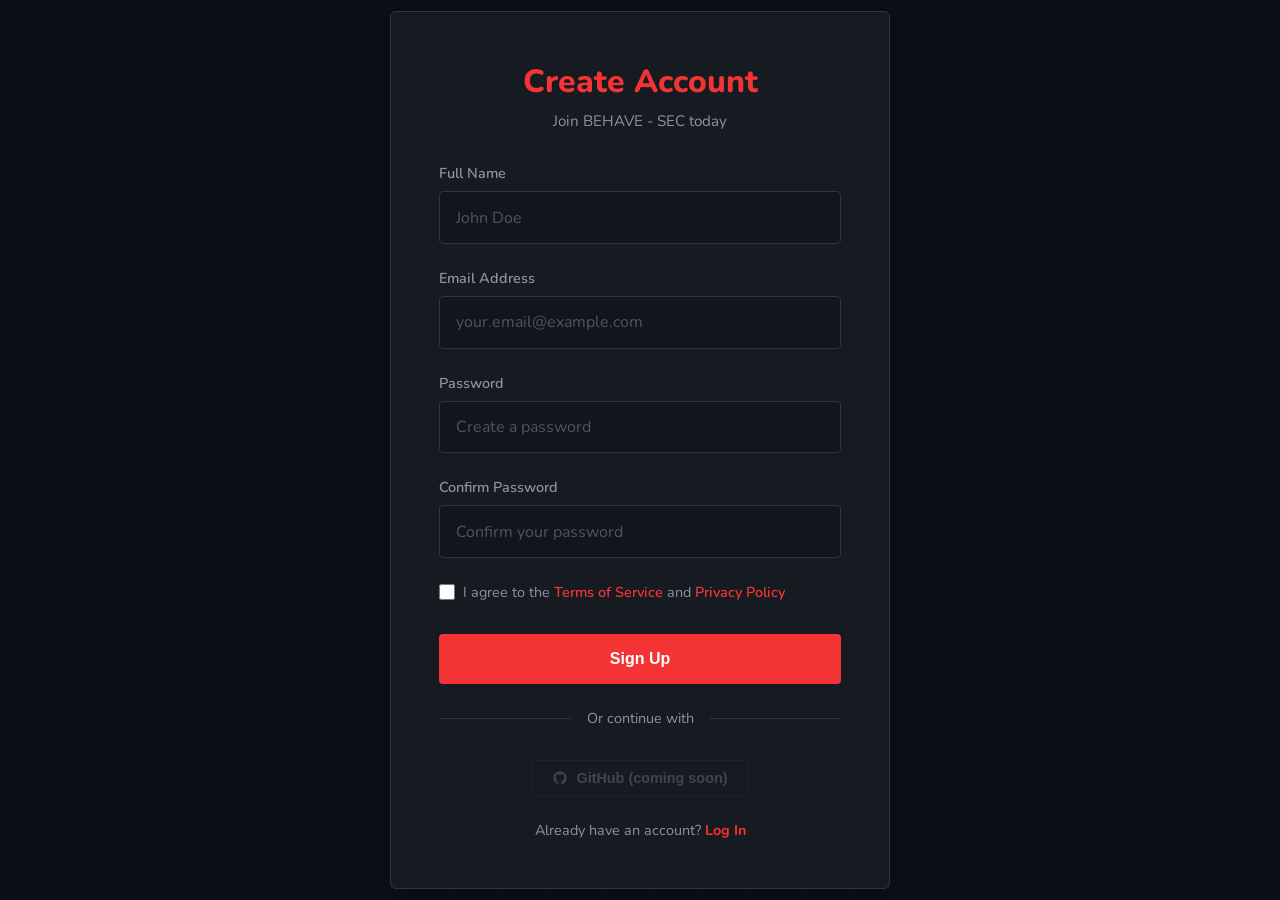
<file: frontend/signup.html>
<!DOCTYPE html>
<html lang="en">

<head>
    <meta charset="UTF-8">
    <meta name="viewport" content="width=device-width, initial-scale=1.0">
    <title>Sign Up - BEHAVE-SEC</title>
    <link rel="stylesheet" href="css/theme.css">
    <link rel="stylesheet" href="css/signup.css">
    <!-- Google Identity Services -->
    <script src="https://accounts.google.com/gsi/client" async defer></script>
</head>

<body>
    <!-- Background shapes -->
    <div class="signup-container">
        <div class="signup-header">
            <h2>Create Account</h2>
            <p>Join BEHAVE - SEC today</p>
        </div>
        <form class="signup-form" onsubmit="handleSignup(event)">
            <div class="form-group">
                <label for="fullname">Full Name</label>
                <input type="text" id="fullname" placeholder="John Doe" required>
            </div>
            <div class="form-group">
                <label for="email">Email Address</label>
                <input type="email" id="email" placeholder="your.email@example.com" required>
            </div>
            <div class="form-group">
                <label for="password">Password</label>
                <input type="password" id="password" placeholder="Create a password" required>
            </div>
            <div class="form-group">
                <label for="confirm-password">Confirm Password</label>
                <input type="password" id="confirm-password" placeholder="Confirm your password" required>
            </div>
            <div class="terms-checkbox">
                <input type="checkbox" id="terms" required>
                <label for="terms">I agree to the <a href="#">Terms of Service</a> and <a href="#">Privacy
                        Policy</a></label>
            </div>
            <button type="submit" class="signup-btn">Sign Up</button>
        </form>
        <div class="divider">Or continue with</div>

        <!-- Google Identity Services — declarative mode -->
        <div id="g_id_onload"
             data-client_id="712400673827-4d3u6bi41fs47nqs4urjntv6ib3712hu.apps.googleusercontent.com"
             data-callback="handleGoogleSignUpCredential"
             data-auto_select="false"
             data-cancel_on_tap_outside="true">
        </div>

        <!-- Full-width Google button -->
        <div class="g_id_signin"
             data-type="standard"
             data-theme="filled_black"
             data-size="large"
             data-shape="rectangular"
             data-text="signup_with"
             data-logo_alignment="left"
             data-width="360"
             style="display:flex;justify-content:center;margin-bottom:0.5rem;">
        </div>

        <div class="social-login" style="justify-content:center;">
            <button class="social-btn" disabled style="opacity:0.35;cursor:not-allowed;flex:none;padding:0.55rem 1.2rem;">
                <svg width="16" height="16" viewBox="0 0 24 24" fill="currentColor"><path d="M12 2C6.477 2 2 6.477 2 12c0 4.42 2.865 8.17 6.839 9.49.5.092.682-.217.682-.482 0-.237-.008-.866-.013-1.7-2.782.604-3.369-1.34-3.369-1.34-.454-1.156-1.11-1.463-1.11-1.463-.908-.62.069-.608.069-.608 1.003.07 1.531 1.03 1.531 1.03.892 1.529 2.341 1.087 2.91.831.092-.646.35-1.086.636-1.336-2.22-.253-4.555-1.11-4.555-4.943 0-1.091.39-1.984 1.029-2.683-.103-.253-.446-1.27.098-2.647 0 0 .84-.269 2.75 1.025A9.578 9.578 0 0112 6.836c.85.004 1.705.114 2.504.336 1.909-1.294 2.747-1.025 2.747-1.025.546 1.377.203 2.394.1 2.647.64.699 1.028 1.592 1.028 2.683 0 3.842-2.339 4.687-4.566 4.935.359.309.678.919.678 1.852 0 1.336-.012 2.415-.012 2.743 0 .267.18.578.688.48C19.138 20.167 22 16.418 22 12c0-5.523-4.477-10-10-10z"/></svg>
                GitHub (coming soon)
            </button>
        </div>

        <div class="login-link">
            Already have an account? <a href="login.html">Log In</a>
        </div>
    </div>

    <script src="js/config.js"></script>
    <script src="js/signup.js"></script>
    <script src="js/settings.js"></script>
</body>

</html>
</file>
<file: frontend/css/theme.css>
@import url('https://fonts.googleapis.com/css2?family=JetBrains+Mono:wght@400;700&family=Nunito:wght@300;400;600;700&display=swap');

:root {
    /* Redlight Theme Palette */
    --kali-bg-dark: #0b0e14;
    /* Deep Navy/Black */
    --kali-bg-card: #161b22;
    /* Keep card dark */
    --kali-blue: #f43334;
    /* Primary Red (Replaces Blue) */
    --kali-cyan: #ff6b6b;
    /* Secondary Lighter Red (Replaces Cyan) */
    --kali-red: #d32f2f;
    /* Darker Red for alerts */
    --kali-green: #4CAF50;
    /* Keep Green for success */
    --kali-text-main: #FFFFFF;
    --kali-text-muted: #8b949e;

    /* Functional Variables */
    --bg-primary: var(--kali-bg-dark);
    --bg-secondary: var(--kali-bg-card);
    --text-primary: var(--kali-text-main);
    --text-secondary: var(--kali-text-muted);
    --accent-primary: var(--kali-blue);
    --accent-secondary: var(--kali-cyan);
    --border-color: #30363d;
    --success: var(--kali-green);
    --danger: var(--kali-red);

    /* Component Colors (Dark Default) */
    --navbar-bg: rgba(11, 14, 20, 0.95);
    --input-bg: rgba(22, 27, 34, 0.8);
    --code-bg: rgba(0, 0, 0, 0.3);
    --quiz-option-bg: rgba(255, 255, 255, 0.03);

    /* Chart Colors (Dark Default) */
    --chart-grid: rgba(255, 255, 255, 0.1);
    --chart-text: #ffffff;
    --chart-axis: #8b949e;
    --chart-primary: #f43334;
    /* Redlight Red */
    --chart-primary-bg: rgba(244, 51, 52, 0.2);

    /* Fonts */
    --font-main: 'Nunito', sans-serif;
    --font-mono: 'JetBrains Mono', monospace;
}

[data-theme="light"] {
    --bg-primary: #ffffff;
    --bg-secondary: #f6f8fa;
    --text-primary: #0b0e14;
    --text-secondary: #57606a;
    --border-color: #d0d7de;
    --chart-text: #24292f;
    --chart-axis: #57606a;
    --chart-grid: rgba(0, 0, 0, 0.1);
    --chart-primary: #d50000;
    /* Darker Red for Light Mode visibility */
    --chart-primary-bg: rgba(213, 0, 0, 0.1);

    /* Component Colors Light */
    --navbar-bg: rgba(255, 255, 255, 0.95);
    --input-bg: #ffffff;
    --code-bg: #eaeef2;
    --quiz-option-bg: #eaeef2;

    /* Adjust accents for better contrast on light if needed */
    --kali-blue: #0969da;
    --accent-primary: var(--kali-blue);
}

body {
    background-color: var(--bg-primary);
    color: var(--text-primary);
    font-family: var(--font-main);
}

code,
pre,
.mono {
    font-family: var(--font-mono);
}
</file>
<file: frontend/css/introduction.css>
/* Inherit variables from theme.css */

* {
    margin: 0;
    padding: 0;
    box-sizing: border-box;
}

body {
    font-family: var(--font-main);
    background: var(--bg-primary);
    color: var(--text-primary);
    overflow-x: hidden;
    min-height: 100vh;
    position: relative;
}

body::before {
    content: '';
    position: fixed;
    top: 0;
    left: 0;
    right: 0;
    bottom: 0;
    background-image:
        linear-gradient(rgba(85, 124, 219, 0.05) 1px, transparent 1px),
        linear-gradient(90deg, rgba(85, 124, 219, 0.05) 1px, transparent 1px);
    background-size: 50px 50px;
    opacity: 0.5;
    z-index: 0;
    pointer-events: none;
}

.container {
    max-width: 1200px;
    margin: 0 auto;
    padding: 0 2rem;
    position: relative;
    z-index: 2;
}

/* Decorative background elements */
.bg-shape {
    position: fixed;
    border-radius: 50%;
    z-index: 1;
    pointer-events: none;
    filter: blur(100px);
}

.shape-1 {
    width: 600px;
    height: 600px;
    background: radial-gradient(circle, var(--accent-primary), transparent);
    top: -200px;
    right: -150px;
    opacity: 0.1;
    animation: pulse 8s ease-in-out infinite;
}

.shape-2 {
    width: 400px;
    height: 400px;
    background: radial-gradient(circle, var(--accent-secondary), transparent);
    bottom: -100px;
    left: -100px;
    opacity: 0.05;
    animation: pulse 10s ease-in-out infinite reverse;
}

@keyframes pulse {

    0%,
    100% {
        opacity: 0.1;
        transform: scale(1);
    }

    50% {
        opacity: 0.2;
        transform: scale(1.1);
    }
}

/* Header */
header {
    padding: 3rem 0;
    opacity: 0;
    animation: fadeInDown 1s ease forwards;
}

.logo {
    font-family: var(--font-main);
    font-size: 1.5rem;
    font-weight: 800;
    letter-spacing: 2px;
    color: var(--accent-primary);
    text-transform: uppercase;
}

/* Hero Section */
.hero {
    min-height: 80vh;
    display: flex;
    align-items: center;
    justify-content: center;
    text-align: center;
    padding: 4rem 0;
}

.hero-content {
    max-width: 800px;
}

.hero h1 {
    font-family: var(--font-main);
    font-size: clamp(3rem, 8vw, 6rem);
    font-weight: 800;
    line-height: 1.1;
    margin-bottom: 1.5rem;
    opacity: 0;
    animation: fadeInUp 1s ease 0.3s forwards;
    color: var(--text-primary);
}

.hero h1 span {
    color: var(--accent-primary);
    position: relative;
    display: inline-block;
}



.hero p {
    font-size: clamp(1.1rem, 2vw, 1.4rem);
    line-height: 1.7;
    color: var(--text-secondary);
    margin-bottom: 3rem;
    opacity: 0;
    animation: fadeInUp 1s ease 0.6s forwards;
}

.cta-group {
    display: flex;
    gap: 1.5rem;
    justify-content: center;
    flex-wrap: wrap;
    opacity: 0;
    animation: fadeInUp 1s ease 0.9s forwards;
}

.btn {
    padding: 1rem 2.5rem;
    font-size: 1rem;
    font-weight: 600;
    border: none;
    border-radius: 4px;
    cursor: pointer;
    transition: all 0.3s ease;
    text-decoration: none;
    display: inline-block;
    position: relative;
    overflow: hidden;
}

.btn-primary {
    background: var(--accent-primary);
    color: #ffffff;
    font-weight: 700;
}

.btn-primary::before {
    content: '';
    position: absolute;
    top: 50%;
    left: 50%;
    width: 0;
    height: 0;
    border-radius: 2px;
    background: var(--accent-secondary);
    transition: width 0.6s, height 0.6s, top 0.6s, left 0.6s;
    transform: translate(-50%, -50%);
    z-index: -1;
}

.btn-primary:hover::before {
    width: 300px;
    height: 300px;
}

.btn-primary:hover {
    box-shadow: 0 0 30px rgba(85, 124, 219, 0.4);
}

.btn-secondary {
    background: transparent;
    color: var(--accent-primary);
    border: 2px solid var(--accent-primary);
}

.btn-secondary:hover {
    background: var(--accent-primary);
    color: #ffffff;
}

/* Features Section */
.features {
    padding: 6rem 0;
    opacity: 0;
    animation: fadeInUp 1s ease 1.2s forwards;
}

.features-grid {
    display: grid;
    grid-template-columns: repeat(auto-fit, minmax(280px, 1fr));
    gap: 3rem;
    margin-top: 3rem;
}

.feature-card {
    text-align: center;
    padding: 2rem;
    background: var(--bg-secondary);
    border: 1px solid var(--border-color);
    border-radius: 6px;
    transition: transform 0.3s ease, box-shadow 0.3s ease, border-color 0.3s ease;
}

.feature-card:hover {
    transform: translateY(-5px);
    box-shadow: 0 10px 40px rgba(0, 0, 0, 0.2);
    border-color: var(--accent-primary);
}

.feature-icon {
    width: 60px;
    height: 60px;
    margin: 0 auto 1.5rem;
    background: linear-gradient(135deg, var(--accent-primary), var(--accent-secondary));
    border-radius: 50%;
    display: flex;
    align-items: center;
    justify-content: center;
    font-size: 1.5rem;
    color: #fff;
}

.feature-card h3 {
    font-family: var(--font-main);
    font-size: 1.5rem;
    margin-bottom: 1rem;
    color: var(--text-primary);
    font-weight: 700;
}

.feature-card p {
    color: var(--text-secondary);
    line-height: 1.6;
}

/* Footer */
footer {
    padding: 3rem 0;
    text-align: center;
    color: var(--text-secondary);
    border-top: 1px solid var(--border-color);
}

/* Animations */
@keyframes fadeInDown {
    from {
        opacity: 0;
        transform: translateY(-30px);
    }

    to {
        opacity: 1;
        transform: translateY(0);
    }
}

@keyframes fadeInUp {
    from {
        opacity: 0;
        transform: translateY(30px);
    }

    to {
        opacity: 1;
        transform: translateY(0);
    }
}

/* Responsive */
@media (max-width: 768px) {
    .hero h1 {
        font-size: 2.5rem;
    }

    .cta-group {
        flex-direction: column;
        align-items: center;
    }

    .cta-group .btn {
        width: 100%;
        max-width: 300px;
    }
}

/* Glitch Effect - Global */
.glitch {
    position: relative;
    color: var(--accent-primary);
}

.glitch::before,
.glitch::after {
    content: attr(data-text);
    position: absolute;
    top: 0;
    left: 0;
    width: 100%;
    height: 100%;
    background: var(--bg-primary);
}

.glitch::before {
    left: 2px;
    text-shadow: -1px 0 var(--kali-red);
    clip: rect(24px, 550px, 90px, 0);
    animation: glitch-anim-2 3s infinite linear alternate-reverse;
}

.glitch::after {
    left: -2px;
    text-shadow: -1px 0 var(--kali-blue);
    clip: rect(85px, 550px, 140px, 0);
    animation: glitch-anim 2.5s infinite linear alternate-reverse;
}

@keyframes glitch-anim {
    0% {
        clip: rect(11px, 9999px, 86px, 0);
    }

    100% {
        clip: rect(69px, 9999px, 20px, 0);
    }
}

@keyframes glitch-anim-2 {
    0% {
        clip: rect(122px, 9999px, 18px, 0);
    }

    100% {
        clip: rect(78px, 9999px, 95px, 0);
    }
}

/* ── Hero Plot Results button ─────────────────────────────── */
.btn-plot-results {
    background: transparent;
    color: #4a90e8;
    border: 2px solid #1a56de;
    padding: 1rem 2rem;
    font-size: 1rem;
    font-weight: 600;
    border-radius: 4px;
    cursor: pointer;
    text-decoration: none;
    display: inline-flex;
    align-items: center;
    gap: 0.5rem;
    transition: all 0.3s ease;
    font-family: var(--font-main);
}
.btn-plot-results:hover {
    background: rgba(26, 86, 222, 0.12);
    border-color: #4a90e8;
    color: #78b4f5;
    box-shadow: 0 0 24px rgba(26, 86, 222, 0.35);
    transform: translateY(-2px);
}

/* ── Model Performance Results Section ───────────────────── */
.model-results-section {
    padding: 5rem 0;
    background: var(--bg-secondary);
    border-top: 1px solid var(--border-color);
    border-bottom: 1px solid var(--border-color);
}

.model-results-card {
    background: linear-gradient(135deg,
        rgba(26, 86, 222, 0.06) 0%,
        rgba(139, 92, 246, 0.04) 50%,
        rgba(0, 212, 255, 0.04) 100%);
    border: 1px solid rgba(26, 86, 222, 0.25);
    border-radius: 16px;
    padding: 4rem 3rem;
    text-align: center;
    position: relative;
    overflow: hidden;
    max-width: 860px;
    margin: 0 auto;
    backdrop-filter: blur(12px);
}
.model-results-card::before {
    content: '';
    position: absolute;
    top: -60%; left: -60%;
    width: 220%; height: 220%;
    background: radial-gradient(ellipse at center,
        rgba(26, 86, 222, 0.08) 0%, transparent 60%);
    animation: pulse-bg 5s ease-in-out infinite;
    pointer-events: none;
}

.model-results-badge {
    display: inline-block;
    background: rgba(26, 86, 222, 0.15);
    border: 1px solid rgba(26, 86, 222, 0.4);
    color: #4a90e8;
    font-size: 0.8rem;
    font-weight: 700;
    letter-spacing: 0.1em;
    text-transform: uppercase;
    padding: 0.35rem 1rem;
    border-radius: 20px;
    margin-bottom: 1.2rem;
    font-family: var(--font-main);
}

.model-results-title {
    color: var(--text-primary);
    font-size: 2rem;
    font-weight: 800;
    margin-bottom: 1rem;
    line-height: 1.2;
    font-family: var(--font-main);
}

.model-results-desc {
    color: var(--text-secondary);
    font-size: 1rem;
    max-width: 560px;
    margin: 0 auto 2.5rem;
    line-height: 1.7;
}

.model-metrics-row {
    display: flex;
    justify-content: center;
    align-items: center;
    gap: 0;
    margin-bottom: 2.5rem;
    flex-wrap: wrap;
    gap: 1rem;
}

.model-metric {
    text-align: center;
    padding: 0.5rem 1.5rem;
}

.model-metric-val {
    font-size: 2.2rem;
    font-weight: 800;
    font-family: var(--font-mono, monospace);
    line-height: 1;
    margin-bottom: 0.4rem;
}

.model-metric-lbl {
    font-size: 0.72rem;
    text-transform: uppercase;
    letter-spacing: 0.08em;
    color: var(--text-secondary);
    font-weight: 600;
}

.model-metric-sep {
    width: 1px;
    height: 48px;
    background: var(--border-color);
    flex-shrink: 0;
}

.btn-view-results {
    display: inline-flex;
    align-items: center;
    gap: 0.75rem;
    background: linear-gradient(135deg, #1a56de, #1240a8);
    color: white;
    padding: 0.9rem 2.2rem;
    border-radius: 8px;
    font-size: 1rem;
    font-weight: 700;
    font-family: var(--font-main);
    text-decoration: none;
    border: none;
    cursor: pointer;
    transition: all 0.3s ease;
    box-shadow: 0 4px 20px rgba(26, 86, 222, 0.35);
    letter-spacing: 0.02em;
}
.btn-view-results:hover {
    transform: translateY(-2px);
    box-shadow: 0 8px 32px rgba(26, 86, 222, 0.55);
    background: linear-gradient(135deg, #2563f0, #1a56de);
}
.btn-view-results .btn-arrow {
    font-size: 1.1rem;
    transition: transform 0.2s;
}
.btn-view-results:hover .btn-arrow {
    transform: translateX(4px);
}

.model-results-note {
    margin-top: 1.2rem;
    color: var(--text-secondary);
    font-size: 0.78rem;
    opacity: 0.7;
}
.model-results-note code {
    font-family: var(--font-mono, monospace);
    color: #4a90e8;
    font-size: 0.82em;
}

@media (max-width: 600px) {
    .model-metric-sep { display: none; }
    .model-metrics-row { gap: 0.5rem; }
    .model-metric { padding: 0.5rem 1rem; }
    .model-results-card { padding: 2.5rem 1.5rem; }
}
</file>
<file: frontend/css/assessment.css>
/* Inherit variables from theme.css */

* {
    margin: 0;
    padding: 0;
    box-sizing: border-box;
}

body {
    font-family: var(--font-main);
    background: var(--bg-primary);
    color: var(--text-primary);
    overflow-x: hidden;
    min-height: 100vh;
    position: relative;
}

body::before {
    content: '';
    position: fixed;
    top: 0;
    left: 0;
    right: 0;
    bottom: 0;
    background-image:
        linear-gradient(rgba(85, 124, 219, 0.05) 1px, transparent 1px),
        linear-gradient(90deg, rgba(85, 124, 219, 0.05) 1px, transparent 1px);
    background-size: 50px 50px;
    opacity: 0.5;
    z-index: 0;
    pointer-events: none;
}

/* Background glow effects */
.bg-glow {
    position: fixed;
    border-radius: 50%;
    z-index: 1;
    pointer-events: none;
    filter: blur(120px);
}

.glow-1 {
    width: 500px;
    height: 500px;
    background: radial-gradient(circle, var(--accent-primary), transparent);
    top: 10%;
    right: 5%;
    opacity: 0.15;
    animation: pulse 10s ease-in-out infinite;
}

.glow-2 {
    width: 400px;
    height: 400px;
    background: radial-gradient(circle, var(--success), transparent);
    bottom: 10%;
    left: 5%;
    opacity: 0.1;
    animation: pulse 12s ease-in-out infinite reverse;
}

@keyframes pulse {

    0%,
    100% {
        opacity: 0.1;
        transform: scale(1);
    }

    50% {
        opacity: 0.2;
        transform: scale(1.1);
    }
}

.container {
    max-width: 900px;
    margin: 0 auto;
    padding: 2rem;
    position: relative;
    z-index: 2;
}

/* Header */
header {
    padding: 2rem 0;
    display: flex;
    justify-content: space-between;
    align-items: center;
    border-bottom: 1px solid var(--border-color);
    margin-bottom: 3rem;
    animation: fadeInDown 0.8s ease;
}

.logo {
    font-family: var(--font-main);
    font-size: 1.5rem;
    font-weight: 800;
    letter-spacing: 2px;
    color: var(--accent-primary);
    text-transform: uppercase;
}

.user-info {
    display: flex;
    align-items: center;
    gap: 1rem;
    color: var(--text-secondary);
}

.user-avatar {
    width: 40px;
    height: 40px;
    background: linear-gradient(135deg, var(--accent-primary), var(--accent-secondary));
    border-radius: 50%;
    display: flex;
    align-items: center;
    justify-content: center;
    font-weight: 600;
    color: #fff;
    box-shadow: 0 0 15px rgba(85, 124, 219, 0.4);
}

.logout-btn {
    background: transparent;
    border: 1px solid var(--border-color);
    color: var(--text-secondary);
    padding: 0.5rem 1rem;
    border-radius: 4px;
    cursor: pointer;
    transition: all 0.3s ease;
    font-size: 0.9rem;
    font-weight: 600;
}

.logout-btn:hover {
    border-color: var(--accent-primary);
    color: var(--accent-primary);
    box-shadow: 0 0 10px rgba(85, 124, 219, 0.2);
}

/* Behavioral Tracking Status */
.tracking-status {
    background: rgba(76, 175, 80, 0.1);
    border: 1px solid rgba(76, 175, 80, 0.3);
    border-radius: 4px;
    padding: 0.8rem 1.2rem;
    margin-bottom: 2rem;
    display: flex;
    align-items: center;
    gap: 0.8rem;
    animation: fadeInUp 0.8s ease;
}

.tracking-indicator {
    width: 12px;
    height: 12px;
    background: var(--success);
    border-radius: 50%;
    animation: blink 2s ease-in-out infinite;
    box-shadow: 0 0 10px var(--success);
}

@keyframes blink {

    0%,
    100% {
        opacity: 1;
    }

    50% {
        opacity: 0.3;
    }
}

.tracking-status span {
    color: var(--success);
    font-size: 0.9rem;
    font-weight: 600;
}

.tracking-status small {
    color: var(--text-secondary);
    font-size: 0.85rem;
    margin-left: auto;
}

/* Progress Bar */
.progress-container {
    margin-bottom: 3rem;
    animation: fadeInUp 0.8s ease 0.2s backwards;
}

.progress-header {
    display: flex;
    justify-content: space-between;
    align-items: center;
    margin-bottom: 1rem;
}

.progress-title {
    font-size: 0.9rem;
    color: var(--text-secondary);
    font-weight: 600;
}

.progress-percentage {
    font-weight: 700;
    color: var(--accent-primary);
}

.progress-bar {
    width: 100%;
    height: 8px;
    background: rgba(85, 124, 219, 0.1);
    border-radius: 10px;
    overflow: hidden;
    position: relative;
}

.progress-fill {
    height: 100%;
    background: linear-gradient(90deg, var(--accent-primary), var(--success));
    border-radius: 10px;
    width: 0%;
    transition: width 0.5s ease;
    box-shadow: 0 0 15px rgba(85, 124, 219, 0.6);
}

/* Data Export Section */
.data-export {
    background: var(--bg-secondary);
    border: 1px solid var(--border-color);
    border-radius: 6px;
    padding: 1.5rem;
    margin-bottom: 2rem;
    display: flex;
    justify-content: space-between;
    align-items: center;
    animation: fadeInUp 0.8s ease 0.3s backwards;
}

.data-export-info {
    flex: 1;
}

.data-export-info h4 {
    color: var(--accent-primary);
    margin-bottom: 0.3rem;
    font-size: 1.1rem;
    font-weight: 700;
}

.data-export-info p {
    color: var(--text-secondary);
    font-size: 0.9rem;
}

.export-buttons {
    display: flex;
    gap: 0.8rem;
}

.export-btn {
    background: transparent;
    border: 1px solid var(--accent-primary);
    color: var(--accent-primary);
    padding: 0.6rem 1.2rem;
    border-radius: 4px;
    cursor: pointer;
    transition: all 0.3s ease;
    font-size: 0.9rem;
    font-weight: 600;
}

.export-btn:hover {
    background: rgba(85, 124, 219, 0.1);
    box-shadow: 0 0 15px rgba(85, 124, 219, 0.2);
}

.export-btn.console {
    border-color: var(--success);
    color: var(--success);
}

.export-btn.console:hover {
    background: rgba(76, 175, 80, 0.1);
    box-shadow: 0 0 15px rgba(76, 175, 80, 0.2);
}

/* Main Content */
.assessment-intro {
    background: var(--bg-secondary);
    border: 1px solid var(--border-color);
    border-radius: 6px;
    padding: 2.5rem;
    margin-bottom: 3rem;
    animation: fadeInUp 0.8s ease 0.4s backwards;
}

.assessment-intro h1 {
    font-family: var(--font-main);
    font-size: 2.5rem;
    margin-bottom: 1rem;
    color: var(--accent-primary);
    text-shadow: 0 0 20px rgba(85, 124, 219, 0.3);
    font-weight: 800;
}

.assessment-intro p {
    color: var(--text-secondary);
    line-height: 1.7;
    font-size: 1.05rem;
}

/* Question Cards */
.question-card {
    background: var(--bg-secondary);
    border: 1px solid var(--border-color);
    border-radius: 6px;
    padding: 2.5rem;
    margin-bottom: 2rem;
    animation: fadeInUp 0.8s ease backwards;
    transition: all 0.3s ease;
}

.question-card:hover {
    border-color: var(--accent-primary);
    box-shadow: 0 5px 30px rgba(0, 0, 0, 0.15);
}

.question-number {
    display: inline-block;
    background: linear-gradient(135deg, var(--accent-primary), var(--accent-secondary));
    color: #fff;
    padding: 0.3rem 0.8rem;
    border-radius: 4px;
    font-size: 0.85rem;
    font-weight: 700;
    margin-bottom: 1rem;
}

.question-title {
    font-family: var(--font-main);
    font-size: 1.4rem;
    margin-bottom: 1.5rem;
    color: #ffffff;
    font-weight: 700;
}

/* Input Styles */
.input-group {
    margin-bottom: 1.5rem;
}

.input-group label {
    display: block;
    color: var(--text-secondary);
    margin-bottom: 0.7rem;
    font-size: 0.95rem;
    font-weight: 600;
}

.text-input,
.textarea-input {
    width: 100%;
    background: rgba(13, 17, 23, 0.5);
    border: 1px solid var(--border-color);
    border-radius: 4px;
    padding: 0.9rem 1rem;
    color: #ffffff;
    font-size: 1rem;
    font-family: var(--font-main);
    transition: all 0.3s ease;
}

.textarea-input {
    min-height: 120px;
    resize: vertical;
}

.text-input:focus,
.textarea-input:focus {
    outline: none;
    border-color: var(--accent-primary);
    box-shadow: 0 0 0 2px rgba(85, 124, 219, 0.2);
    background: rgba(13, 17, 23, 0.8);
}

.text-input::placeholder,
.textarea-input::placeholder {
    color: var(--text-secondary);
    opacity: 0.5;
}

/* Radio and Checkbox Styles */
.options-group {
    display: flex;
    flex-direction: column;
    gap: 1rem;
}

.option-item {
    display: flex;
    align-items: center;
    padding: 1rem 1.2rem;
    background: rgba(13, 17, 23, 0.5);
    border: 1px solid var(--border-color);
    border-radius: 4px;
    cursor: pointer;
    transition: all 0.3s ease;
}

.option-item:hover {
    background: rgba(85, 124, 219, 0.05);
    border-color: var(--accent-primary);
}

.option-item input[type="radio"],
.option-item input[type="checkbox"] {
    width: 20px;
    height: 20px;
    margin-right: 1rem;
    cursor: pointer;
    accent-color: var(--accent-primary);
}

.option-item label {
    cursor: pointer;
    flex: 1;
    color: var(--text-secondary);
    margin: 0;
    font-weight: 500;
}

.option-item input:checked+label {
    color: #ffffff;
    font-weight: 700;
}

/* Range Slider */
.range-container {
    margin: 1.5rem 0;
}

.range-value-display {
    display: flex;
    justify-content: space-between;
    align-items: center;
    margin-bottom: 1rem;
}

.range-current-value {
    font-size: 1.8rem;
    font-weight: 700;
    color: var(--accent-primary);
    text-shadow: 0 0 15px rgba(85, 124, 219, 0.5);
}

.range-input {
    width: 100%;
    height: 8px;
    background: rgba(85, 124, 219, 0.1);
    border-radius: 10px;
    outline: none;
    -webkit-appearance: none;
    appearance: none;
}

.range-input::-webkit-slider-thumb {
    -webkit-appearance: none;
    width: 24px;
    height: 24px;
    background: linear-gradient(135deg, var(--accent-primary), var(--success));
    border-radius: 50%;
    cursor: pointer;
    box-shadow: 0 0 15px rgba(85, 124, 219, 0.6);
    transition: transform 0.2s ease;
}

.range-input::-webkit-slider-thumb:hover {
    transform: scale(1.2);
}

.range-input::-moz-range-thumb {
    width: 24px;
    height: 24px;
    background: linear-gradient(135deg, var(--accent-primary), var(--success));
    border-radius: 50%;
    cursor: pointer;
    border: none;
    box-shadow: 0 0 15px rgba(85, 124, 219, 0.6);
}

.range-labels {
    display: flex;
    justify-content: space-between;
    margin-top: 0.5rem;
    font-size: 0.85rem;
    color: var(--text-secondary);
    font-weight: 600;
}

/* Submit Button */
.submit-section {
    display: flex;
    gap: 1rem;
    margin-top: 3rem;
    animation: fadeInUp 0.8s ease backwards;
}

.submit-btn {
    flex: 1;
    background: var(--accent-primary);
    color: #ffffff;
    border: none;
    border-radius: 4px;
    padding: 1.2rem;
    font-size: 1.1rem;
    font-weight: 700;
    cursor: pointer;
    transition: all 0.3s ease;
    box-shadow: 0 0 20px rgba(85, 124, 219, 0.3);
    font-family: var(--font-main);
}

.submit-btn:hover {
    background: #4a6ec5;
    transform: translateY(-2px);
}

.save-draft-btn {
    background: transparent;
    color: var(--accent-primary);
    border: 2px solid var(--accent-primary);
    box-shadow: 0 0 10px rgba(85, 124, 219, 0.2);
}

.save-draft-btn:hover {
    background: rgba(85, 124, 219, 0.1);
    transform: translateY(-2px);
}

/* Success Message */
.success-message {
    display: none;
    background: var(--bg-secondary);
    border: 2px solid var(--success);
    border-radius: 6px;
    padding: 2rem;
    text-align: center;
    margin-top: 2rem;
    animation: fadeInUp 0.5s ease;
}

.success-message.active {
    display: block;
}

.success-icon {
    font-size: 4rem;
    margin-bottom: 1rem;
}

.success-message h2 {
    color: var(--success);
    font-family: var(--font-main);
    font-size: 2rem;
    margin-bottom: 1rem;
    font-weight: 800;
}

.success-message p {
    color: var(--text-secondary);
    margin-bottom: 2rem;
}

.back-btn {
    background: transparent;
    color: var(--accent-primary);
    border: 2px solid var(--accent-primary);
    padding: 0.8rem 2rem;
    border-radius: 4px;
    cursor: pointer;
    transition: all 0.3s ease;
    font-size: 1rem;
    font-weight: 600;
}

.back-btn:hover {
    background: var(--accent-primary);
    color: #ffffff;
}

/* Animations using pre-defined keyframes is fine, no change needed there */
/* Responsive */
@media (max-width: 768px) {
    .container {
        padding: 1rem;
    }

    .header {
        flex-direction: column;
        gap: 1rem;
        text-align: center;
    }

    .assessment-intro h1 {
        font-size: 2rem;
    }

    .question-card {
        padding: 1.5rem;
    }

    .submit-section {
        flex-direction: column;
    }

    .user-info {
        flex-direction: column;
    }

    .data-export {
        flex-direction: column;
        gap: 1rem;
        text-align: center;
    }

    .export-buttons {
        width: 100%;
        flex-direction: column;
    }
}
</file>
<file: frontend/css/login.css>
/* ============================================================
   BEHAVE-SEC Login CSS — glassmorphic dark theme
   ============================================================ */
@import url('https://fonts.googleapis.com/css2?family=JetBrains+Mono:wght@400;700&family=Nunito:wght@400;600;700;800&display=swap');

*, *::before, *::after { margin: 0; padding: 0; box-sizing: border-box; }

body {
    font-family: var(--font-main);
    background: var(--bg-primary);
    color: var(--text-primary);
    min-height: 100vh;
    display: flex;
    align-items: center;
    justify-content: center;
    padding: 2rem 1rem;
    position: relative;
    overflow-x: hidden;
}

/* ── Background orbs ───────────────────────────────────────── */
.login-bg {
    position: fixed;
    inset: 0;
    pointer-events: none;
    z-index: 0;
    overflow: hidden;
}
.bg-orb {
    position: absolute;
    border-radius: 50%;
    filter: blur(80px);
    opacity: 0.12;
    animation: orb-drift 12s ease-in-out infinite alternate;
}
.orb1 { width: 480px; height: 480px; background: #f43334; top: -100px; left: -100px; animation-delay: 0s; }
.orb2 { width: 360px; height: 360px; background: #557cdb; bottom: -80px; right: -80px; animation-delay: -4s; }
.orb3 { width: 280px; height: 280px; background: #ff6b6b; top: 40%; left: 55%; animation-delay: -8s; }

@keyframes orb-drift {
    from { transform: translate(0, 0) scale(1); }
    to   { transform: translate(30px, 20px) scale(1.05); }
}

/* ── Container ─────────────────────────────────────────────── */
.login-container {
    width: 100%;
    max-width: 460px;
    position: relative;
    z-index: 2;
    display: flex;
    flex-direction: column;
    gap: 1rem;
}

.login-logo {
    display: flex;
    align-items: center;
    gap: 0.6rem;
    font-size: 1.25rem;
    font-weight: 900;
    color: var(--accent-primary);
    letter-spacing: 2px;
    text-transform: uppercase;
    justify-content: center;
    margin-bottom: 0.4rem;
}

/* ── Card ──────────────────────────────────────────────────── */
.login-card {
    background: rgba(22, 27, 34, 0.82);
    border: 1px solid var(--border-color);
    border-radius: 14px;
    padding: 2rem 2rem;
    backdrop-filter: blur(20px);
    -webkit-backdrop-filter: blur(20px);
    box-shadow: 0 24px 64px rgba(0,0,0,0.4);
}

.hidden { display: none !important; }

.login-header { text-align: center; margin-bottom: 1.6rem; }
.login-header h1 { font-size: 1.6rem; font-weight: 800; color: var(--text-primary); margin-bottom: 0.3rem; }
.login-header p  { color: var(--text-secondary); font-size: 0.85rem; }

/* ── Form ──────────────────────────────────────────────────── */
.login-form { display: flex; flex-direction: column; gap: 1rem; }

.form-group { display: flex; flex-direction: column; gap: 0.4rem; }
.form-group label { font-size: 0.78rem; font-weight: 700; color: var(--text-secondary); text-transform: uppercase; letter-spacing: 0.5px; }
.form-group input {
    background: rgba(0,0,0,0.35);
    border: 1px solid var(--border-color);
    color: var(--text-primary);
    padding: 0.7rem 0.9rem;
    border-radius: 7px;
    font-family: var(--font-main);
    font-size: 0.9rem;
    transition: border-color 0.2s, box-shadow 0.2s;
}
.form-group input:focus { outline: none; border-color: var(--accent-primary); box-shadow: 0 0 0 3px rgba(244,51,52,0.12); }

.form-options { display: flex; justify-content: space-between; align-items: center; }
.remember-me { display: flex; align-items: center; gap: 0.5rem; cursor: pointer; }
.remember-me input { accent-color: var(--accent-primary); }
.remember-me span { font-size: 0.82rem; color: var(--text-secondary); }
.forgot-password { font-size: 0.82rem; color: var(--accent-primary); text-decoration: none; }
.forgot-password:hover { text-decoration: underline; }

/* ── Buttons ───────────────────────────────────────────────── */
.login-btn {
    display: flex;
    align-items: center;
    justify-content: center;
    gap: 0.5rem;
    width: 100%;
    padding: 0.8rem;
    background: var(--accent-primary);
    color: white;
    border: none;
    border-radius: 7px;
    font-family: var(--font-main);
    font-size: 0.95rem;
    font-weight: 700;
    cursor: pointer;
    transition: background 0.2s, opacity 0.2s, transform 0.1s;
    margin-top: 0.3rem;
}
.login-btn:hover  { background: rgba(244,51,52,0.85); }
.login-btn:active { transform: scale(0.98); }
.login-btn:disabled { opacity: 0.5; cursor: not-allowed; }

.small-btn { width: auto; padding: 0.5rem 1.2rem; font-size: 0.82rem; margin-top: 0; }

/* ── Spinner ───────────────────────────────────────────────── */
.spinner {
    width: 16px; height: 16px;
    border: 2px solid rgba(255,255,255,0.3);
    border-top-color: white;
    border-radius: 50%;
    animation: spin 0.7s linear infinite;
}
@keyframes spin { to { transform: rotate(360deg); } }

.hint-text { text-align: center; font-size: 0.75rem; color: var(--text-secondary); margin-top: 0.4rem; }
.hint-text strong { color: var(--accent-primary); }

/* ── Divider / Social ──────────────────────────────────────── */
.divider {
    display: flex;
    align-items: center;
    gap: 0.8rem;
    color: var(--text-secondary);
    font-size: 0.78rem;
    margin: 1.2rem 0 0.8rem;
}
.divider::before, .divider::after { content: ''; flex: 1; height: 1px; background: var(--border-color); }

.social-login { display: flex; gap: 0.8rem; }
.social-btn {
    flex: 1;
    display: flex;
    align-items: center;
    justify-content: center;
    gap: 0.5rem;
    padding: 0.65rem;
    background: rgba(255,255,255,0.04);
    border: 1px solid var(--border-color);
    color: var(--text-secondary);
    border-radius: 7px;
    cursor: pointer;
    font-family: var(--font-main);
    font-size: 0.82rem;
    transition: all 0.2s;
}
.social-btn:hover { border-color: var(--accent-primary); color: var(--text-primary); }

.signup-link { text-align: center; font-size: 0.82rem; color: var(--text-secondary); margin-top: 1rem; }
.signup-link a { color: var(--accent-primary); text-decoration: none; font-weight: 700; }
.signup-link a:hover { text-decoration: underline; }

/* ── Challenge Card ────────────────────────────────────────── */
.challenge-card { padding: 1.6rem 1.8rem; }

/* Progress bar */
.phase-progress-wrap { margin-bottom: 1.4rem; }
.phase-progress-bar {
    width: 100%;
    height: 4px;
    background: rgba(255,255,255,0.07);
    border-radius: 4px;
    overflow: hidden;
}
.phase-progress-fill {
    height: 100%;
    background: linear-gradient(90deg, var(--accent-primary), #FF9800);
    border-radius: 4px;
    transition: width 0.6s cubic-bezier(0.4,0,0.2,1);
}

/* Step indicators */
.phase-steps {
    display: flex;
    align-items: center;
    justify-content: center;
    gap: 0;
    margin-bottom: 1.4rem;
}
.phase-step {
    display: flex;
    flex-direction: column;
    align-items: center;
    gap: 0.3rem;
    opacity: 0.4;
    transition: opacity 0.3s;
}
.phase-step.active { opacity: 1; }
.phase-step.done { opacity: 0.8; }

.pstep-dot {
    width: 32px; height: 32px;
    border-radius: 50%;
    background: var(--border-color);
    border: 2px solid var(--border-color);
    display: flex;
    align-items: center;
    justify-content: center;
    font-size: 0.8rem;
    font-weight: 800;
    font-family: var(--font-mono);
    color: var(--text-secondary);
    transition: all 0.3s;
}
.phase-step.active .pstep-dot {
    background: rgba(244,51,52,0.15);
    border-color: var(--accent-primary);
    color: var(--accent-primary);
    box-shadow: 0 0 12px rgba(244,51,52,0.3);
}
.phase-step.done .pstep-dot {
    background: rgba(76,175,80,0.15);
    border-color: #4CAF50;
    color: #4CAF50;
}

.pstep-label { font-size: 0.68rem; color: var(--text-secondary); font-weight: 700; letter-spacing: 0.3px; white-space: nowrap; }
.phase-step.active .pstep-label { color: var(--text-primary); }

.pstep-connector {
    flex: 1;
    height: 2px;
    background: var(--border-color);
    margin: 0 0.6rem;
    margin-bottom: 1.1rem;
    transition: background 0.4s;
    min-width: 30px;
    max-width: 60px;
}
.pstep-connector.done { background: #4CAF50; }

/* Challenge header */
.challenge-header { text-align: center; margin-bottom: 1.2rem; }
.challenge-badge {
    display: inline-block;
    background: rgba(244,51,52,0.1);
    border: 1px solid rgba(244,51,52,0.25);
    color: var(--accent-primary);
    padding: 0.3rem 0.9rem;
    border-radius: 20px;
    font-size: 0.75rem;
    font-weight: 700;
    letter-spacing: 0.5px;
    margin-bottom: 0.6rem;
}
.challenge-desc { color: var(--text-secondary); font-size: 0.82rem; line-height: 1.5; }

/* Challenge panel */
.challenge-panel { display: flex; flex-direction: column; gap: 0.8rem; }

.reference-text {
    background: rgba(0,0,0,0.4);
    border: 1px solid rgba(244,51,52,0.15);
    border-radius: 7px;
    padding: 0.9rem 1rem;
    font-family: var(--font-mono);
    font-size: 0.88rem;
    color: var(--accent-primary);
    user-select: none;
    line-height: 1.6;
}

.captcha-input {
    width: 100%;
    background: rgba(0,0,0,0.35);
    border: 1px solid var(--border-color);
    color: var(--text-primary);
    padding: 0.8rem 1rem;
    border-radius: 7px;
    font-family: var(--font-mono);
    font-size: 0.88rem;
    resize: none;
    transition: border-color 0.2s;
}
.captcha-input:focus { outline: none; border-color: var(--accent-primary); }

.captcha-footer {
    display: flex;
    align-items: center;
    justify-content: space-between;
}
.captcha-status { font-size: 0.73rem; color: var(--text-secondary); font-family: var(--font-mono); }

/* Mouse arena */
.mouse-arena {
    position: relative;
    width: 100%;
    height: 180px;
    background: rgba(0,0,0,0.4);
    border: 1px dashed rgba(244,51,52,0.2);
    border-radius: 8px;
    overflow: hidden;
    cursor: crosshair;
}
.arena-target {
    position: absolute;
    width: 34px; height: 34px;
    border-radius: 50%;
    background: radial-gradient(circle, #f43334 0%, #8b0000 70%);
    box-shadow: 0 0 16px rgba(244,51,52,0.7);
    transform: translate(-50%, -50%);
    cursor: pointer;
    transition: transform 0.1s;
    animation: target-appear 0.25s ease;
}
@keyframes target-appear {
    from { transform: translate(-50%,-50%) scale(0); opacity: 0; }
    to   { transform: translate(-50%,-50%) scale(1); opacity: 1; }
}
.arena-target:active { transform: translate(-50%,-50%) scale(0.85); }
.arena-hint {
    position: absolute;
    top: 50%; left: 50%;
    transform: translate(-50%,-50%);
    color: rgba(255,255,255,0.2);
    font-size: 0.78rem;
    text-align: center;
    pointer-events: none;
}

/* Verification status */
.verification-status {
    text-align: center;
    font-size: 0.85rem;
    min-height: 1.4em;
    padding: 0.3rem;
    animation: fade-in 0.3s ease;
}

/* ── Score Panel ────────────────────────────────────────────── */
.score-panel {
    margin-top: 1rem;
    background: rgba(0,0,0,0.3);
    border: 1px solid var(--border-color);
    border-radius: 10px;
    padding: 1.1rem 1.2rem;
    animation: score-slide-in 0.4s cubic-bezier(0.4,0,0.2,1);
}
@keyframes score-slide-in {
    from { opacity: 0; transform: translateY(12px); }
    to   { opacity: 1; transform: translateY(0); }
}

.score-panel-header {
    display: flex;
    align-items: center;
    gap: 0.6rem;
    margin-bottom: 0.9rem;
}
.score-panel-icon { font-size: 1.3rem; }
.score-panel-title { font-size: 0.85rem; font-weight: 700; color: var(--text-primary); }

.score-grid { display: flex; flex-direction: column; gap: 0.5rem; }
.score-row {
    display: flex;
    justify-content: space-between;
    align-items: center;
    padding: 0.35rem 0;
    border-bottom: 1px solid rgba(255,255,255,0.04);
    font-size: 0.78rem;
}
.score-row:last-child { border-bottom: none; }
.score-field-label { color: var(--text-secondary); }
.score-field-val { font-family: var(--font-mono); font-weight: 700; color: var(--text-primary); }

.score-verdict {
    margin-top: 0.9rem;
    text-align: center;
    padding: 0.5rem 1rem;
    border-radius: 20px;
    font-size: 0.8rem;
    font-weight: 800;
    letter-spacing: 0.5px;
    text-transform: uppercase;
}
.score-verdict.matched {
    background: rgba(76,175,80,0.15);
    border: 1px solid rgba(76,175,80,0.35);
    color: #4CAF50;
}
.score-verdict.cold_start {
    background: rgba(85,124,219,0.15);
    border: 1px solid rgba(85,124,219,0.35);
    color: #557cdb;
}
.score-verdict.otp_required {
    background: rgba(244,51,52,0.15);
    border: 1px solid rgba(244,51,52,0.35);
    color: var(--accent-primary);
}

/* Drift indicator */
.drift-ok  { color: #4CAF50; }
.drift-bad { color: var(--accent-primary); }

@keyframes fade-in {
    from { opacity: 0; } to { opacity: 1; }
}

/* ── OTP Digit Boxes ────────────────────────────────────────── */
.otp-box {
    width: 46px; height: 56px;
    background: rgba(0,0,0,0.4);
    border: 1.5px solid var(--border-color);
    border-radius: 8px;
    color: var(--text-primary);
    font-family: var(--font-mono);
    font-size: 1.6rem;
    font-weight: 700;
    text-align: center;
    caret-color: var(--accent-primary);
    outline: none;
    transition: border-color 0.18s, box-shadow 0.18s, transform 0.1s;
}
.otp-box:focus {
    border-color: var(--accent-primary);
    box-shadow: 0 0 0 3px rgba(244,51,52,0.18);
    transform: scale(1.05);
}
.otp-box.filled {
    border-color: rgba(244,51,52,0.5);
    background: rgba(244,51,52,0.05);
}
.otp-box.shake {
    animation: otp-shake 0.4s ease;
}
@keyframes otp-shake {
    0%,100% { transform: translateX(0); }
    20%      { transform: translateX(-5px); }
    40%      { transform: translateX(5px); }
    60%      { transform: translateX(-4px); }
    80%      { transform: translateX(4px); }
}

/* ── Google / GIS button wrapper ─────────────────────────────── */
.gsi-btn-wrap {
    flex: 1;
    display: flex;
    align-items: center;
    justify-content: center;
    min-height: 40px;
    border-radius: 7px;
    overflow: hidden;
}
/* Force GIS iframe to fill container */
.gsi-btn-wrap iframe { min-width: 100% !important; }
</file>
<file: frontend/css/signup.css>
/* Inherit variables from theme.css */

* {
    margin: 0;
    padding: 0;
    box-sizing: border-box;
}

body {
    font-family: var(--font-main);
    background: var(--bg-primary);
    color: var(--text-primary);
    overflow-x: hidden;
    min-height: 100vh;
    position: relative;
    display: flex;
    align-items: center;
    justify-content: center;
}

body::before {
    content: '';
    position: fixed;
    top: 0;
    left: 0;
    right: 0;
    bottom: 0;
    background-image:
        linear-gradient(rgba(85, 124, 219, 0.05) 1px, transparent 1px),
        linear-gradient(90deg, rgba(85, 124, 219, 0.05) 1px, transparent 1px);
    background-size: 50px 50px;
    opacity: 0.5;
    z-index: 0;
    pointer-events: none;
}

/* Signup Container */
.signup-container {
    background: var(--bg-secondary);
    border: 1px solid var(--border-color);
    border-radius: 6px;
    padding: 3rem;
    max-width: 500px;
    /* Slightly wider for potential 2-column fields if needed */
    width: 90%;
    position: relative;
    box-shadow: 0 4px 6px rgba(0, 0, 0, 0.1);
    z-index: 2;
}

.signup-header {
    text-align: center;
    margin-bottom: 2rem;
}

.signup-header h2 {
    font-family: var(--font-main);
    font-size: 2rem;
    margin-bottom: 0.5rem;
    color: var(--accent-primary);
    font-weight: 800;
}

.signup-header p {
    color: var(--text-secondary);
    font-size: 0.95rem;
}

.signup-form {
    display: flex;
    flex-direction: column;
    gap: 1.5rem;
}

.form-group {
    display: flex;
    flex-direction: column;
    gap: 0.5rem;
}

.form-group label {
    color: var(--text-secondary);
    font-size: 0.9rem;
    font-weight: 600;
}

.form-group input {
    background: rgba(13, 17, 23, 0.5);
    border: 1px solid var(--border-color);
    border-radius: 4px;
    padding: 0.9rem 1rem;
    color: #ffffff;
    font-size: 1rem;
    font-family: var(--font-main);
    transition: border-color 0.3s ease, box-shadow 0.3s ease;
}

.form-group input:focus {
    outline: none;
    border-color: var(--accent-primary);
    box-shadow: 0 0 0 2px rgba(85, 124, 219, 0.2);
}

.form-group input::placeholder {
    color: var(--text-secondary);
    opacity: 0.5;
}

.terms-checkbox {
    display: flex;
    align-items: flex-start;
    gap: 0.5rem;
    color: var(--text-secondary);
    font-size: 0.9rem;
}

.terms-checkbox input[type="checkbox"] {
    width: 16px;
    height: 16px;
    cursor: pointer;
    accent-color: var(--accent-primary);
    margin-top: 2px;
}

.terms-checkbox a {
    color: var(--accent-primary);
    text-decoration: none;
    font-weight: 600;
}

.terms-checkbox a:hover {
    color: var(--accent-secondary);
}

.signup-btn {
    background: var(--accent-primary);
    color: #ffffff;
    border: none;
    border-radius: 4px;
    padding: 1rem;
    font-size: 1rem;
    font-weight: 700;
    cursor: pointer;
    transition: all 0.3s ease;
    margin-top: 0.5rem;
}

.signup-btn:hover {
    background: #4a6ec5;
    transform: translateY(-1px);
}

.divider {
    display: flex;
    align-items: center;
    gap: 1rem;
    margin: 1.5rem 0;
    color: var(--text-secondary);
    font-size: 0.9rem;
}

.divider::before,
.divider::after {
    content: '';
    flex: 1;
    height: 1px;
    background: var(--border-color);
}

.social-login {
    display: flex;
    gap: 1rem;
}

.social-btn {
    flex: 1;
    background: transparent;
    border: 1px solid var(--border-color);
    border-radius: 4px;
    padding: 0.9rem;
    color: var(--text-secondary);
    font-size: 0.9rem;
    cursor: pointer;
    transition: all 0.3s ease;
    display: flex;
    align-items: center;
    justify-content: center;
    gap: 0.5rem;
    font-weight: 600;
}

.social-btn:hover {
    background: rgba(85, 124, 219, 0.05);
    border-color: var(--accent-primary);
    color: #ffffff;
}

.login-link {
    text-align: center;
    margin-top: 1.5rem;
    color: var(--text-secondary);
    font-size: 0.9rem;
}

.login-link a {
    color: var(--accent-primary);
    text-decoration: none;
    font-weight: 700;
    transition: color 0.3s ease;
}

.login-link a:hover {
    color: var(--accent-secondary);
}

@media (max-width: 768px) {
    .signup-container {
        padding: 2rem;
    }

    .social-login {
        flex-direction: column;
    }
}
</file>
